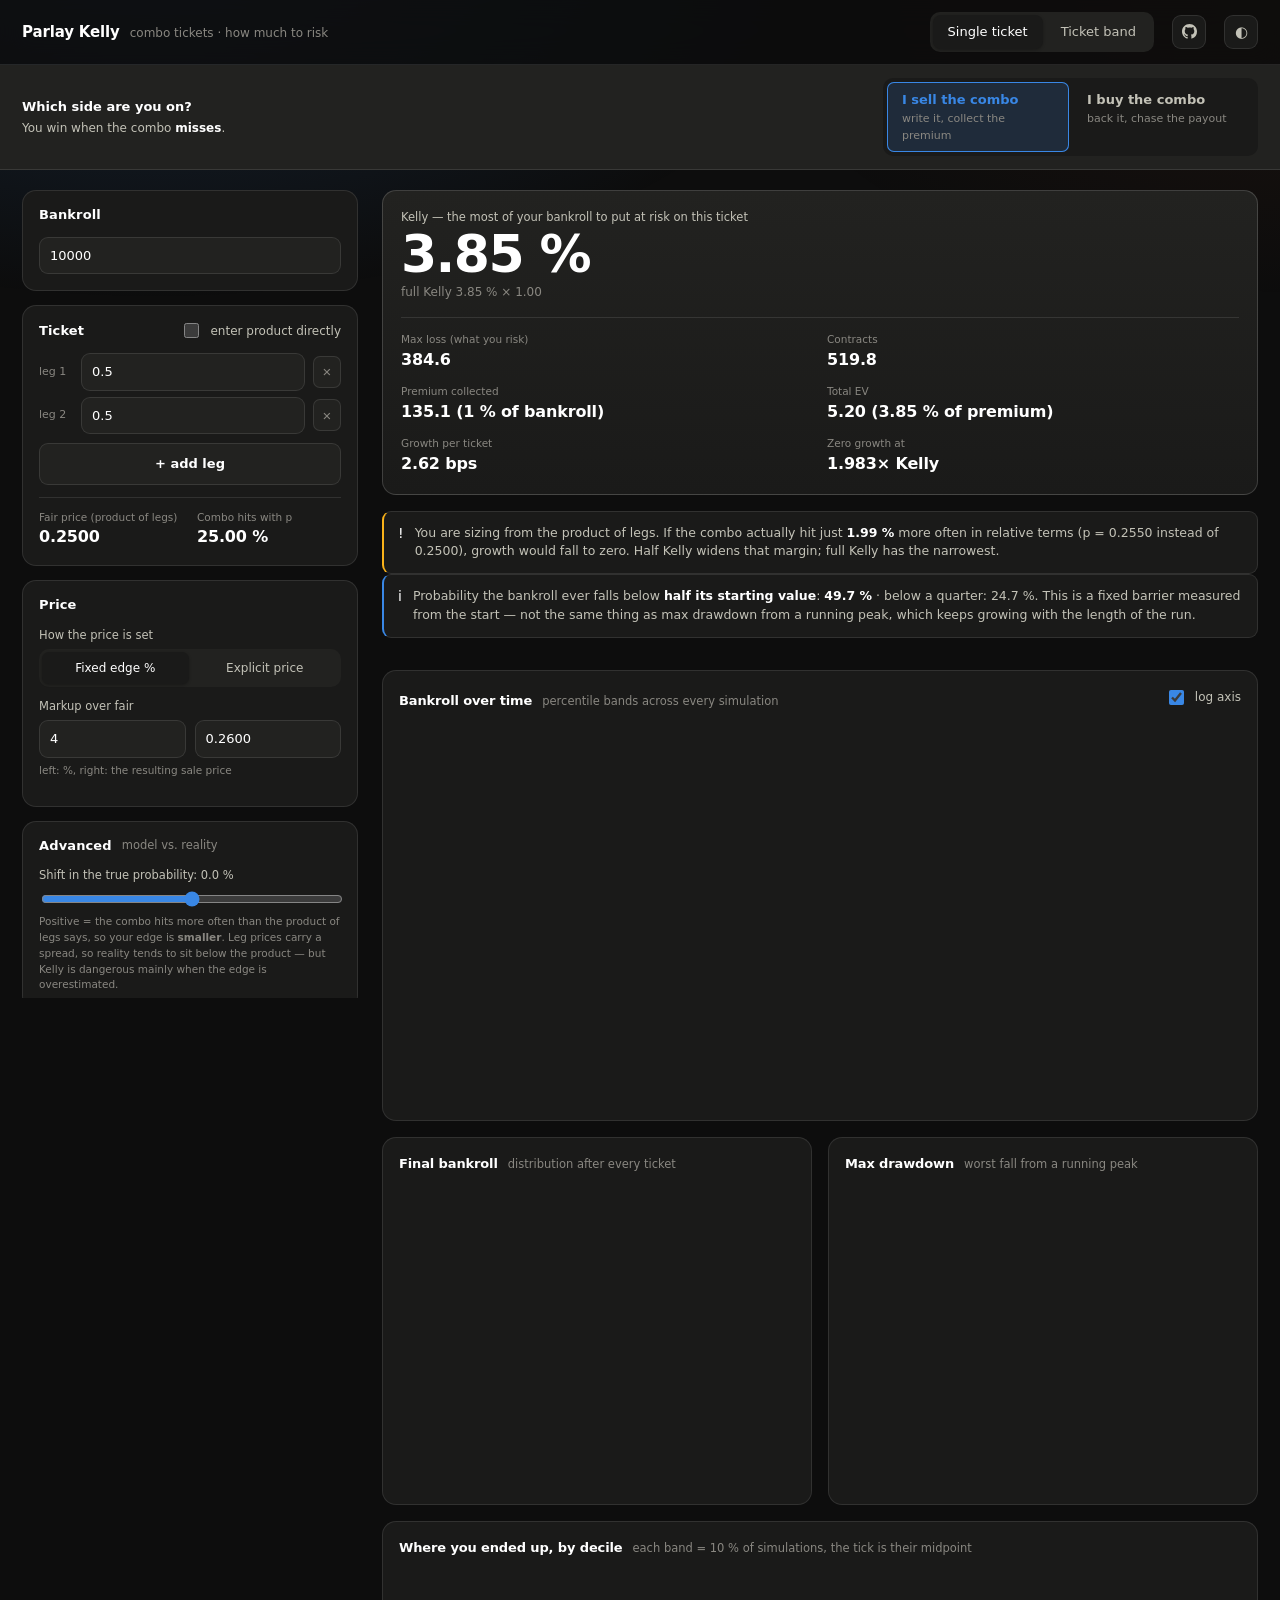
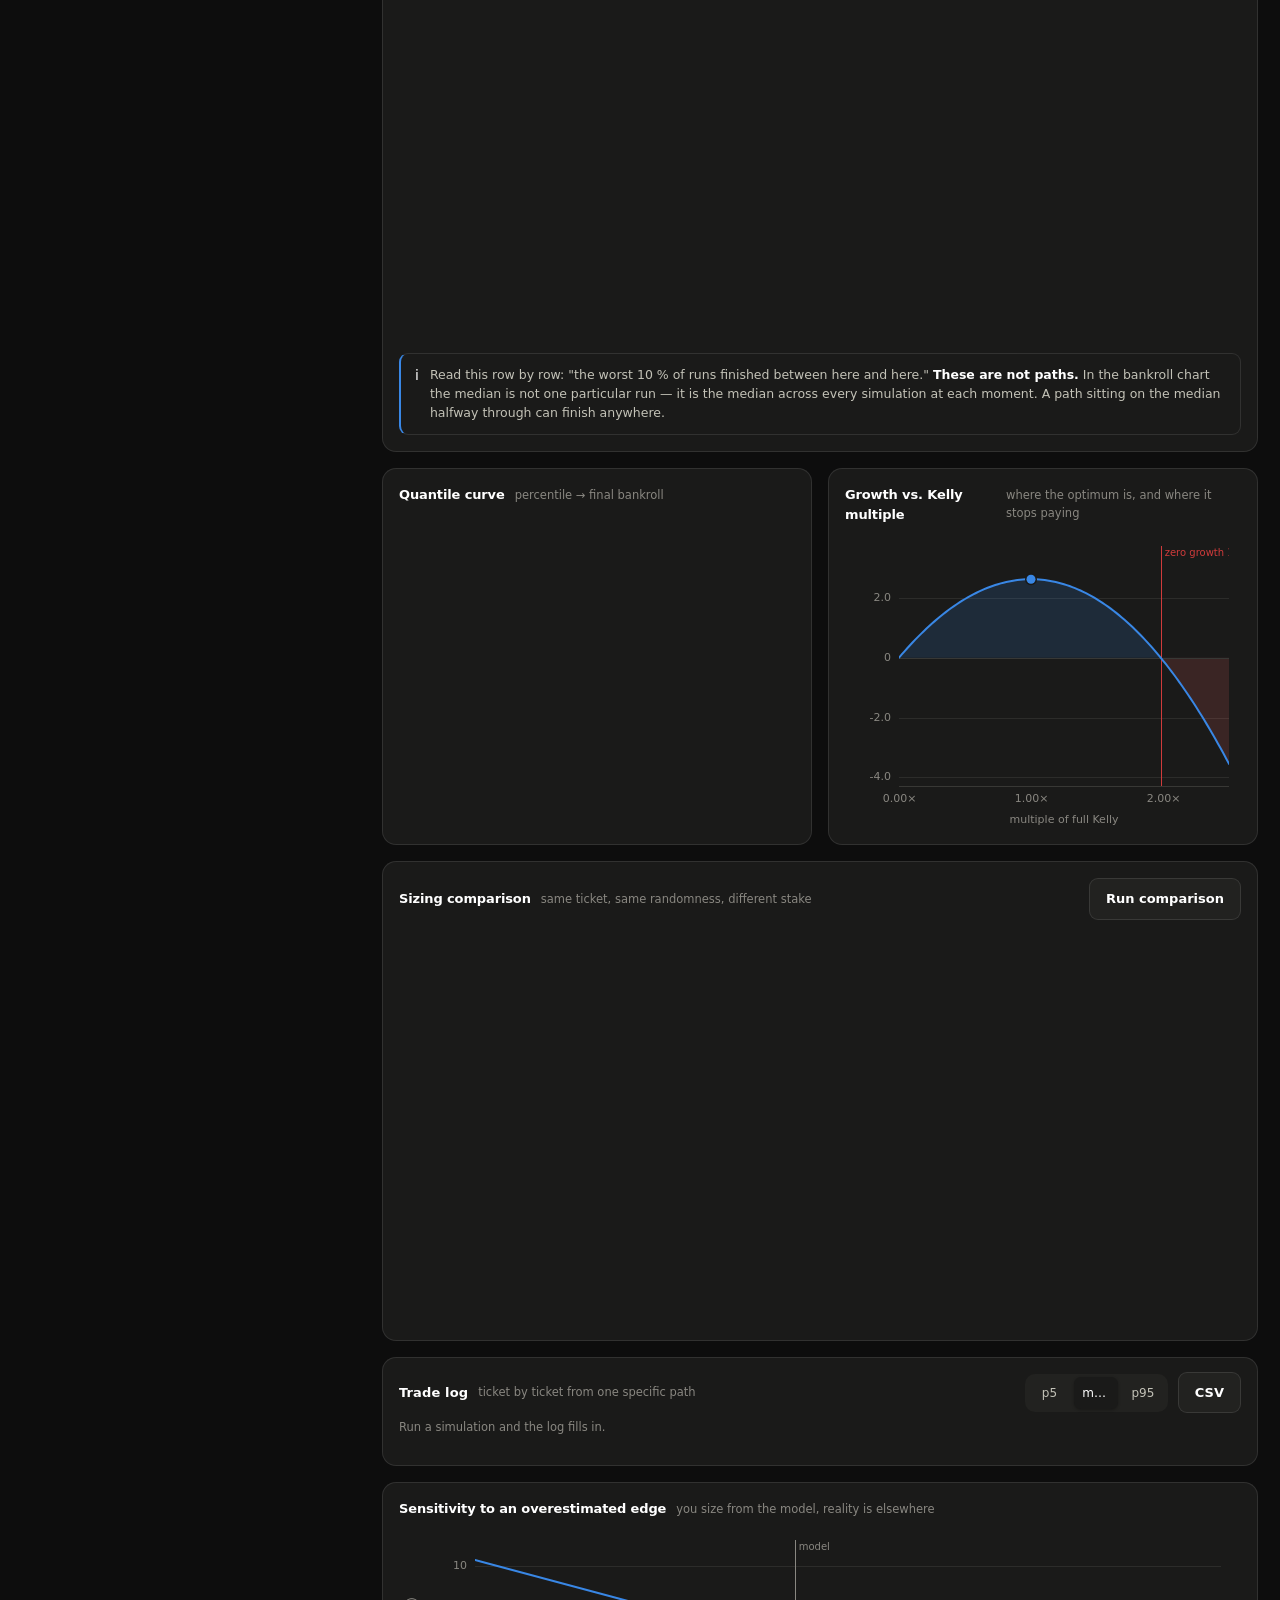
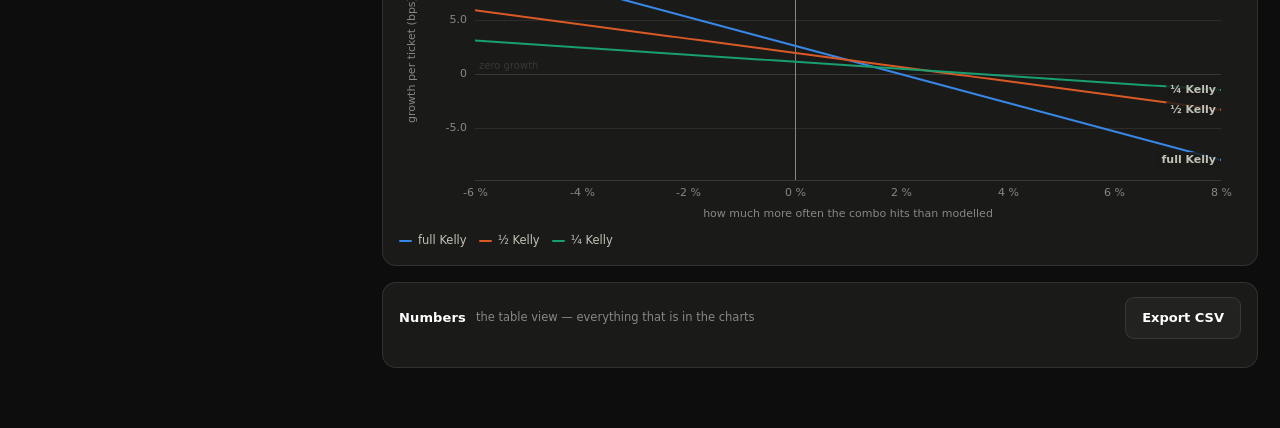
<file: docs/index.html>
<!doctype html>
<html lang="en" data-theme="dark">
<head>
<meta charset="utf-8">
<meta name="viewport" content="width=device-width, initial-scale=1">
<title>Parlay Kelly — bet sizing for combo tickets, either side of the trade</title>
<meta name="theme-color" content="#0d0d0d">
<meta name="description" content="Kelly sizing and Monte Carlo simulation for combo/parlay tickets, from either side of the trade. Zero dependencies.">

<!-- Open Graph / Twitter. These live here rather than relying on the repository's
     social preview: GitHub has no API for that setting, so it can only ever be
     uploaded by hand, whereas these ship with every build. Absolute URLs are
     required — a scraper has no page context to resolve a relative path. -->
<meta property="og:type" content="website">
<meta property="og:site_name" content="Parlay Kelly">
<meta property="og:title" content="Parlay Kelly">
<meta property="og:description" content="How much of your bankroll to put on a combo ticket — whether you are buying it or writing it. Analytic Kelly plus Monte Carlo, zero dependencies.">
<meta property="og:url" content="https://frla18cz.github.io/parlay-kelly/">
<meta property="og:image" content="https://frla18cz.github.io/parlay-kelly/social-preview.jpg">
<meta property="og:image:type" content="image/jpeg">
<meta property="og:image:width" content="1280">
<meta property="og:image:height" content="640">
<meta property="og:image:alt" content="Parlay Kelly — the two Kelly formulas for selling and buying a combo ticket, which are not mirror images of each other.">
<meta name="twitter:card" content="summary_large_image">
<meta name="twitter:title" content="Parlay Kelly">
<meta name="twitter:description" content="How much of your bankroll to put on a combo ticket — whether you are buying it or writing it.">
<meta name="twitter:image" content="https://frla18cz.github.io/parlay-kelly/social-preview.jpg">
<style>
/* styles.css — the design system.
 *
 * The chart colours are a validated reference palette and must NOT be
 * changed: --surface-1 is the plotting surface the contrasts were verified
 * against. Depth comes from layout and motion, never from off-palette hues.
 */

/* ---- tokens: dark (the base) ----------------------------------------- */
:root {
  color-scheme: dark;

  --plane: #0d0d0d;
  --surface-1: #1a1a19;
  --surface-2: #222220;
  --surface-3: #2a2a27;

  --text-primary: #ffffff;
  --text-secondary: #c3c2b7;
  --text-muted: #898781;

  --gridline: #2c2c2a;
  --axis: #383835;
  --border: rgba(255, 255, 255, 0.10);
  --border-strong: rgba(255, 255, 255, 0.16);
  --crosshair: #898781;
  --spaghetti: #898781;

  /* categorical slots — dark steps, checked by the palette validator */
  --series-1: #3987e5;
  --series-2: #d95926;
  --series-3: #199e70;
  --series-4: #c98500;
  --series-5: #d55181;
  --series-7: #9085e9;
  --series-8: #e66767;

  /* diverging pair plus a neutral midpoint */
  --div-pos: #3987e5;
  --div-neg: #e66767;
  --div-mid: #383835;

  /* state colours — never used as a data series */
  --good: #0ca30c;
  --warning: #fab219;
  --serious: #ec835a;
  --critical: #d03b3b;

  --accent-glow: rgba(57, 135, 229, 0.20);
  --radius: 14px;
  --radius-sm: 9px;
  --font: system-ui, -apple-system, "Segoe UI", sans-serif;
}

/* ---- tokens: light --------------------------------------------------- */
:root[data-theme="light"] {
  color-scheme: light;

  --plane: #f9f9f7;
  --surface-1: #fcfcfb;
  --surface-2: #f3f2ef;
  --surface-3: #eae9e4;

  --text-primary: #0b0b0b;
  --text-secondary: #52514e;
  --text-muted: #898781;

  --gridline: #e1e0d9;
  --axis: #c3c2b7;
  --border: rgba(11, 11, 11, 0.10);
  --border-strong: rgba(11, 11, 11, 0.16);

  --series-1: #2a78d6;
  --series-2: #eb6834;
  --series-3: #1baf7a;
  --series-4: #eda100;
  --series-5: #e87ba4;
  --series-7: #4a3aa7;
  --series-8: #e34948;

  --div-pos: #2a78d6;
  --div-neg: #e34948;
  --div-mid: #f0efec;

  --good: #006300;
  --accent-glow: rgba(42, 120, 214, 0.14);
}

/* ---- base ------------------------------------------------------------ */
* { box-sizing: border-box; }

html, body {
  margin: 0;
  padding: 0;
  background: var(--plane);
  color: var(--text-primary);
  font-family: var(--font);
  font-size: 14px;
  line-height: 1.5;
  -webkit-font-smoothing: antialiased;
}

body::before {
  /* a slight warming of the background — depth without extra hues */
  content: "";
  position: fixed;
  inset: 0;
  pointer-events: none;
  background:
    radial-gradient(1100px 600px at 12% -10%, var(--accent-glow), transparent 65%),
    radial-gradient(900px 500px at 100% 0%, rgba(217, 89, 38, 0.07), transparent 60%);
  z-index: 0;
}

.app { position: relative; z-index: 1; }

h1, h2, h3 { margin: 0; font-weight: 600; letter-spacing: -0.01em; }
a { color: var(--series-1); }

/* ---- top bar --------------------------------------------------------- */
.topbar {
  position: sticky;
  top: 0;
  z-index: 40;
  display: flex;
  align-items: center;
  gap: 18px;
  padding: 12px 22px;
  background: color-mix(in srgb, var(--plane) 82%, transparent);
  backdrop-filter: blur(14px);
  border-bottom: 1px solid var(--border);
}

.brand { display: flex; align-items: baseline; gap: 10px; margin-right: auto; }
.brand h1 { font-size: 15px; }
.brand .sub { font-size: 12px; color: var(--text-muted); }

.tabs { display: flex; gap: 3px; padding: 3px; background: var(--surface-2); border-radius: 10px; }
.tab {
  appearance: none; border: 0; cursor: pointer;
  padding: 7px 15px; border-radius: 8px;
  background: transparent; color: var(--text-secondary);
  font: inherit; font-size: 13px; font-weight: 500;
  transition: background .15s, color .15s;
}
.tab:hover { color: var(--text-primary); }
.tab[aria-selected="true"] { background: var(--surface-1); color: var(--text-primary); box-shadow: 0 1px 3px rgba(0,0,0,.28); }

.icon-btn {
  appearance: none; cursor: pointer;
  width: 34px; height: 34px; border-radius: 9px;
  border: 1px solid var(--border);
  background: var(--surface-1); color: var(--text-secondary);
  font-size: 15px; line-height: 1;
  display: grid; place-items: center;
}
.icon-btn:hover { color: var(--text-primary); border-color: var(--border-strong); }
/* the same chip, but it is a link, so it must not inherit the anchor colour */
.repo-link { text-decoration: none; color: var(--text-secondary); }
.repo-link:hover { color: var(--text-primary); }

/* ---- perspective bar --------------------------------------------------
 *
 * The single most important control on the page: it decides whether every
 * number below is computed from the seller's seat or the buyer's. It gets a
 * full-width row of its own precisely so nobody can miss which side is live.
 */
.perspbar {
  display: flex;
  align-items: center;
  gap: 20px;
  flex-wrap: wrap;
  padding: 13px 22px;
  background: var(--surface-2);
  border-bottom: 1px solid var(--border);
}
.perspbar-lead { display: flex; flex-direction: column; gap: 3px; margin-right: auto; }
.perspbar-q { font-size: 13px; font-weight: 600; color: var(--text-primary); }
.perspbar-note { font-size: 12px; color: var(--text-secondary); }
.perspbar-note strong { color: var(--text-primary); }

.seg.persp { padding: 4px; background: var(--surface-1); }
.seg.persp button {
  display: flex; flex-direction: column; gap: 2px;
  align-items: flex-start; text-align: left;
  padding: 8px 15px; min-width: 178px;
  white-space: normal; overflow: visible;
}
.seg.persp button[aria-pressed="true"] {
  background: color-mix(in srgb, var(--series-1) 16%, var(--surface-1));
  box-shadow: inset 0 0 0 1px var(--series-1);
}
.seg.persp .pt { font-size: 13px; font-weight: 600; }
.seg.persp button[aria-pressed="true"] .pt { color: var(--series-1); }
.seg.persp .ps { font-size: 11px; color: var(--text-muted); font-weight: 400; }

/* ---- layout ---------------------------------------------------------- */
.view { display: none; }
.view.active { display: block; }

.layout {
  display: grid;
  grid-template-columns: 340px minmax(0, 1fr);
  gap: 20px;
  padding: 20px 22px 60px;
  max-width: 1760px;
  margin: 0 auto;
  align-items: start;
}
@media (max-width: 1080px) { .layout { grid-template-columns: 1fr; } }

.panel {
  position: sticky;
  top: 70px;
  display: flex;
  flex-direction: column;
  gap: 14px;
  max-height: calc(100vh - 92px);
  overflow-y: auto;
  padding-right: 4px;
}
@media (max-width: 1080px) { .panel { position: static; max-height: none; } }

.results { display: flex; flex-direction: column; gap: 16px; min-width: 0; }

/* ---- cards ----------------------------------------------------------- */
.card {
  background: var(--surface-1);
  border: 1px solid var(--border);
  border-radius: var(--radius);
  padding: 16px;
}
.card > header {
  display: flex; align-items: center; gap: 10px;
  margin: -2px 0 12px;
}
.card > header h3 { font-size: 13px; letter-spacing: .01em; }
.card > header .hint { font-size: 11.5px; color: var(--text-muted); font-weight: 400; }
.card > header .spacer { margin-left: auto; }

.card-sub { font-size: 11.5px; color: var(--text-muted); margin: -6px 0 12px; }

/* ---- forms ----------------------------------------------------------- */
.field { display: flex; flex-direction: column; gap: 5px; margin-bottom: 11px; }
.field:last-child { margin-bottom: 0; }
.field > label { font-size: 11.5px; color: var(--text-secondary); font-weight: 500; }
.field .note { font-size: 10.5px; color: var(--text-muted); }

.row { display: flex; gap: 9px; }
.row > * { flex: 1; min-width: 0; }

input[type="number"], input[type="text"], select {
  width: 100%;
  padding: 8px 10px;
  border-radius: var(--radius-sm);
  border: 1px solid var(--border);
  background: var(--surface-2);
  color: var(--text-primary);
  font: inherit; font-size: 13px;
  font-variant-numeric: tabular-nums;
}
input:focus, select:focus {
  outline: none;
  border-color: var(--series-1);
  box-shadow: 0 0 0 3px var(--accent-glow);
}
input[type="range"] { width: 100%; accent-color: var(--series-1); }

.seg { display: flex; gap: 3px; padding: 3px; background: var(--surface-2); border-radius: 10px; }
.seg button {
  flex: 1; appearance: none; border: 0; cursor: pointer;
  padding: 7px 8px; border-radius: 7px;
  background: transparent; color: var(--text-secondary);
  font: inherit; font-size: 12px; font-weight: 500;
  white-space: nowrap; overflow: hidden; text-overflow: ellipsis;
}
.seg button[aria-pressed="true"] { background: var(--surface-1); color: var(--text-primary); box-shadow: 0 1px 3px rgba(0,0,0,.3); }
.seg.vertical { flex-direction: column; }
.seg.vertical button { text-align: left; }

.check { display: flex; align-items: center; gap: 8px; font-size: 12px; color: var(--text-secondary); cursor: pointer; }
.check input { accent-color: var(--series-1); width: 15px; height: 15px; }

.btn {
  appearance: none; cursor: pointer;
  padding: 10px 16px; border-radius: var(--radius-sm);
  border: 1px solid transparent;
  background: var(--series-1); color: #fff;
  font: inherit; font-size: 13px; font-weight: 600;
  transition: filter .15s;
}
.btn:hover { filter: brightness(1.08); }
.btn:disabled { opacity: .5; cursor: default; filter: none; }
.btn.secondary { background: var(--surface-2); color: var(--text-primary); border-color: var(--border); }

/* ---- legs ------------------------------------------------------------ */
.legs { display: flex; flex-direction: column; gap: 6px; }
.leg { display: flex; align-items: center; gap: 8px; }
.leg .idx { font-size: 11px; color: var(--text-muted); width: 34px; font-variant-numeric: tabular-nums; }
.leg input { flex: 1; }
.leg button {
  appearance: none; cursor: pointer; width: 28px; height: 32px;
  border-radius: 7px; border: 1px solid var(--border);
  background: var(--surface-2); color: var(--text-muted); font-size: 15px; line-height: 1;
}
.leg button:hover { color: var(--critical); border-color: var(--border-strong); }

/* ---- quote / hero ---------------------------------------------------- */
.quote {
  background: linear-gradient(180deg, var(--surface-2), var(--surface-1));
  border: 1px solid var(--border-strong);
  border-radius: var(--radius);
  padding: 18px;
}
.hero-label { font-size: 11.5px; color: var(--text-secondary); text-transform: none; }
.hero {
  font-size: 52px; font-weight: 650; line-height: 1.02;
  letter-spacing: -0.03em; margin: 2px 0 2px;
  /* proportional figures — tabular reads too loose at this size */
}
.hero-note { font-size: 12px; color: var(--text-muted); }

.quote-grid {
  display: grid; grid-template-columns: 1fr 1fr; gap: 12px 14px;
  margin-top: 16px; padding-top: 14px; border-top: 1px solid var(--border);
}
.qi .k { font-size: 10.5px; color: var(--text-muted); }
.qi .v { font-size: 16px; font-weight: 600; letter-spacing: -0.01em; }
.qi .v small { font-size: 11px; font-weight: 500; color: var(--text-muted); }

/* ---- KPI tiles ------------------------------------------------------- */
.kpis { display: grid; grid-template-columns: repeat(auto-fit, minmax(148px, 1fr)); gap: 10px; }
.kpi {
  background: var(--surface-1); border: 1px solid var(--border);
  border-radius: var(--radius-sm); padding: 12px 13px;
}
.kpi .k { font-size: 10.5px; color: var(--text-muted); margin-bottom: 3px; }
.kpi .v { font-size: 21px; font-weight: 620; letter-spacing: -0.02em; }
.kpi .d { font-size: 11px; color: var(--text-muted); margin-top: 1px; }
.kpi .v.pos { color: var(--good); }
.kpi .v.neg { color: var(--critical); }

/* ---- charts ---------------------------------------------------------- */
.chart-card { background: var(--surface-1); border: 1px solid var(--border); border-radius: var(--radius); padding: 16px; }
.chart-card > header { display: flex; align-items: baseline; gap: 10px; margin-bottom: 4px; }
.chart-card > header h3 { font-size: 13px; }
.chart-card > header .hint { font-size: 11.5px; color: var(--text-muted); }
.chart-card > header .spacer { margin-left: auto; }

.chart { position: relative; width: 100%; height: 300px; }
.chart.tall { height: 380px; }
.chart.short { height: 230px; }
.chart-canvas { display: block; width: 100%; height: 100%; }

.chart-tip {
  position: absolute; pointer-events: none; z-index: 5;
  background: var(--surface-3);
  border: 1px solid var(--border-strong);
  border-radius: 9px; padding: 8px 10px;
  box-shadow: 0 8px 24px rgba(0, 0, 0, .4);
  min-width: 132px;
}
.tip-head { font-size: 10.5px; color: var(--text-muted); margin-bottom: 5px; }
.tip-row { display: flex; align-items: center; gap: 7px; line-height: 1.6; }
.tip-key { width: 11px; height: 2px; border-radius: 2px; flex: none; }
.tip-val { font-size: 12.5px; font-weight: 650; font-variant-numeric: tabular-nums; }
.tip-lab { font-size: 11px; color: var(--text-muted); margin-left: auto; }

.legend { display: flex; flex-wrap: wrap; gap: 12px; margin-top: 10px; }
.legend-item { display: flex; align-items: center; gap: 6px; font-size: 11.5px; color: var(--text-secondary); }
.legend-key { width: 13px; height: 2px; border-radius: 2px; }
.legend-key.box { height: 10px; border-radius: 3px; }

/* min() matters here — without it a 400px footprint would not shrink on a
   narrow phone and the whole page would scroll sideways */
.grid-2 { display: grid; grid-template-columns: repeat(auto-fit, minmax(min(400px, 100%), 1fr)); gap: 16px; }

/* ---- callout ---------------------------------------------------------- */
.callout {
  display: flex; gap: 11px;
  border: 1px solid var(--border);
  border-left: 2px solid var(--series-1);
  background: var(--surface-1);
  border-radius: var(--radius-sm);
  padding: 12px 14px;
}
.callout .ico { font-size: 14px; line-height: 1.4; }
.callout .body { font-size: 12.5px; color: var(--text-secondary); }
.callout .body strong { color: var(--text-primary); font-weight: 600; }
.callout.warn { border-left-color: var(--warning); }
.callout.bad { border-left-color: var(--critical); }

/* ---- tables ---------------------------------------------------------- */
.tablewrap { overflow-x: auto; margin-top: 10px; }
/* the log can run to hundreds of rows — do not let it stretch the page */
.logwrap { max-height: 460px; overflow-y: auto; }
.logwrap thead th { position: sticky; top: 0; background: var(--surface-1); z-index: 1; }
tbody tr.win td:first-child { box-shadow: inset 2px 0 0 var(--good); }
tbody tr.loss td:first-child { box-shadow: inset 2px 0 0 var(--critical); }
td.pos { color: var(--good); }
td.neg { color: var(--critical); }
table { border-collapse: collapse; width: 100%; font-size: 12px; }
th, td { padding: 6px 10px; text-align: right; white-space: nowrap; }
th:first-child, td:first-child { text-align: left; }
thead th { color: var(--text-muted); font-weight: 500; font-size: 10.5px; border-bottom: 1px solid var(--border); }
tbody td { font-variant-numeric: tabular-nums; border-bottom: 1px solid var(--gridline); }
tbody tr:last-child td { border-bottom: 0; }

/* ---- progress --------------------------------------------------------- */
.runbar { display: flex; align-items: center; gap: 12px; }
.progress { flex: 1; height: 4px; border-radius: 3px; background: var(--surface-3); overflow: hidden; }
.progress > i { display: block; height: 100%; width: 0; background: var(--series-1); transition: width .1s linear; }
.runstate { font-size: 11px; color: var(--text-muted); font-variant-numeric: tabular-nums; }

/* Results that belong to the other side of the trade: dimmed and desaturated
   until re-run, so stale numbers are never mistaken for current ones. */
.results.stale { opacity: .38; filter: saturate(.4); transition: opacity .2s, filter .2s; }

/* while recomputing, dim the previous drawing — no skeleton, no jump */
.results.busy .chart-card, .results.busy .kpis { opacity: .55; transition: opacity .12s; }

/* ---- mobile ---------------------------------------------------------- */
/* Without this the header breaks into four lines on a phone and the buttons
   in card headers overflow off the page. */
@media (max-width: 720px) {
  .topbar { padding: 9px 13px; gap: 10px; }
  .brand { gap: 0; }
  .brand h1 { font-size: 14px; white-space: nowrap; }
  .brand .sub { display: none; }
  .tab { padding: 7px 11px; font-size: 12.5px; }
  .icon-btn { width: 32px; height: 32px; }

  .layout { padding: 14px 13px 48px; gap: 14px; }
  .card, .chart-card, .quote { padding: 13px; }

  /* the card header wraps, controls move to a second line */
  .card > header, .chart-card > header { flex-wrap: wrap; row-gap: 9px; }
  .card > header .spacer, .chart-card > header .spacer { flex-basis: 100%; margin-left: 0; }

  .chart { height: 250px; }
  .chart.tall { height: 300px; }
  .chart.short { height: 200px; }

  .hero { font-size: 38px; }
  .quote-grid { grid-template-columns: 1fr; gap: 10px; }
  .kpis { grid-template-columns: repeat(auto-fit, minmax(132px, 1fr)); gap: 8px; }
  .logwrap { max-height: 340px; }
}

.tab { white-space: nowrap; }

.muted { color: var(--text-muted); }
.mono { font-variant-numeric: tabular-nums; }
.hidden { display: none !important; }

</style>
</head>
<body>
<script>
/* The theme is driven by an attribute that is always present, never a bare
 * :root — a host page can rewrite <html> and leave the document unstamped.
 * Dark is the deliberate default; the toggle in the bar flips it. */
(function () {
  var r = document.documentElement;
  if (!r.dataset.theme) r.dataset.theme = 'dark';
})();
</script>
<div class="app">

  <div class="topbar">
    <div class="brand">
      <h1>Parlay Kelly</h1>
      <span class="sub">combo tickets · how much to risk</span>
    </div>
    <div class="tabs" role="tablist">
      <button class="tab" role="tab" id="tab-quote" aria-selected="true" data-view="quote">Single ticket</button>
      <button class="tab" role="tab" id="tab-range" aria-selected="false" data-view="range">Ticket band</button>
    </div>
    <a class="icon-btn repo-link" href="https://github.com/frla18cz/parlay-kelly"
       title="Source on GitHub" aria-label="Source on GitHub" target="_blank" rel="noopener">
      <svg viewBox="0 0 16 16" width="15" height="15" aria-hidden="true" focusable="false">
        <path fill="currentColor" d="M8 0C3.58 0 0 3.58 0 8c0 3.54 2.29 6.53 5.47 7.59.4.07.55-.17.55-.38
        0-.19-.01-.82-.01-1.49-2.01.37-2.53-.49-2.69-.94-.09-.23-.48-.94-.82-1.13-.28-.15-.68-.52-.01-.53.63-.01
        1.08.58 1.23.82.72 1.21 1.87.87 2.33.66.07-.52.28-.87.51-1.07-1.78-.2-3.64-.89-3.64-3.95
        0-.87.31-1.59.82-2.15-.08-.2-.36-1.02.08-2.12 0 0 .67-.21 2.2.82a7.42 7.42 0 0 1 2-.27c.68 0
        1.36.09 2 .27 1.53-1.04 2.2-.82 2.2-.82.44 1.1.16 1.92.08 2.12.51.56.82 1.27.82 2.15 0 3.07-1.87
        3.75-3.65 3.95.29.25.54.73.54 1.48 0 1.07-.01 1.93-.01 2.2 0 .21.15.46.55.38A8.01 8.01 0 0 0 16 8c0-4.42-3.58-8-8-8Z"/>
      </svg>
    </a>
    <button class="icon-btn" id="themeToggle" title="Toggle theme" aria-label="Toggle theme">◐</button>
  </div>

  <!-- ══════════════════ PERSPECTIVE — governs both tabs ══════════════════ -->
  <div class="perspbar">
    <div class="perspbar-lead">
      <span class="perspbar-q">Which side are you on?</span>
      <span class="perspbar-note" id="perspNote">You win when the combo <strong>misses</strong>.</span>
    </div>
    <div class="seg persp" id="perspective" role="group" aria-label="Which side of the ticket you take">
      <button data-v="sell" aria-pressed="true">
        <span class="pt">I sell the combo</span>
        <span class="ps">write it, collect the premium</span>
      </button>
      <button data-v="buy" aria-pressed="false">
        <span class="pt">I buy the combo</span>
        <span class="ps">back it, chase the payout</span>
      </button>
    </div>
  </div>

  <!-- ══════════════════════════ SECTION 1 ══════════════════════════ -->
  <section class="view active" id="view-quote">
  <div class="layout">

    <div class="panel">

      <div class="card">
        <header><h3>Bankroll</h3></header>
        <div class="field">
          <input type="number" id="q_bankroll" value="10000" min="1" step="100">
        </div>
      </div>

      <div class="card">
        <header>
          <h3>Ticket</h3>
          <span class="spacer"></span>
          <label class="check"><input type="checkbox" id="q_manualProduct"> enter product directly</label>
        </header>

        <div id="q_legsWrap">
          <div class="legs" id="q_legs"></div>
          <div class="field" style="margin-top:9px">
            <button class="btn secondary" id="q_addLeg" type="button">+ add leg</button>
          </div>
        </div>

        <div class="field hidden" id="q_productWrap">
          <label>Product of leg prices</label>
          <input type="number" id="q_product" value="0.25" min="0.0001" max="0.9999" step="0.001">
        </div>

        <div class="quote-grid" style="margin-top:12px;padding-top:12px">
          <div class="qi"><div class="k">Fair price (product of legs)</div><div class="v mono" id="q_productOut">0.2500</div></div>
          <div class="qi"><div class="k">Combo hits with p</div><div class="v mono" id="q_pOut">25.00 %</div></div>
        </div>
      </div>

      <div class="card">
        <header><h3>Price</h3></header>

        <div class="field">
          <label>How the price is set</label>
          <div class="seg" id="q_priceMode">
            <button data-v="markup" aria-pressed="true">Fixed edge %</button>
            <button data-v="explicit" aria-pressed="false">Explicit price</button>
          </div>
        </div>

        <div class="field" id="q_markupField">
          <label id="q_markupLabel">Markup over fair</label>
          <div class="row">
            <input type="number" id="q_markup" value="4" min="0" max="500" step="0.1">
            <input type="number" id="q_priceShow" value="0.2600" step="0.0001" disabled>
          </div>
          <div class="note" id="q_markupNote">left: %, right: the resulting sale price</div>
        </div>

        <div class="field hidden" id="q_priceField">
          <label id="q_priceLabel">Sale price (what you sell it at)</label>
          <div class="row">
            <input type="number" id="q_price" value="0.26" min="0.0001" max="0.9999" step="0.001">
            <input type="number" id="q_markupShow" value="4.00" step="0.01" disabled>
          </div>
          <div class="note" id="q_priceNote">right: the implied edge in %</div>
        </div>
      </div>

      <div class="card">
        <header><h3>Advanced</h3><span class="hint">model vs. reality</span></header>
        <div class="field">
          <label>Shift in the true probability: <span class="mono" id="q_haircutOut">0.0 %</span></label>
          <input type="range" id="q_haircut" min="-30" max="30" value="0" step="0.5">
          <div class="note" id="q_haircutNote">Positive = the combo hits more often than the product of legs says. Leg prices carry a spread, so reality tends to sit below the product — but Kelly is dangerous mainly when the edge is <strong>overestimated</strong>.</div>
        </div>
      </div>

      <div class="card">
        <header><h3>Sizing</h3></header>
        <div class="field">
          <div class="seg vertical" id="q_sizing">
            <button data-v="kelly" aria-pressed="true">Kelly (fraction of bankroll at risk)</button>
            <button data-v="flatPct" aria-pressed="false">Flat % of starting bankroll</button>
            <button data-v="flatAbs" aria-pressed="false">Flat amount</button>
          </div>
        </div>
        <div class="field" id="q_multField">
          <label>Kelly multiple: <span class="mono" id="q_multOut">1.00×</span></label>
          <input type="range" id="q_mult" min="0" max="2" value="1" step="0.05">
          <div class="note">Past roughly 2×, growth falls to zero even when the edge is real.</div>
        </div>
        <div class="field hidden" id="q_flatPctField">
          <label>Risk per ticket (% of starting bankroll)</label>
          <input type="number" id="q_flatPct" value="2" min="0.01" max="100" step="0.1">
        </div>
        <div class="field hidden" id="q_flatAbsField">
          <label>Risk per ticket (amount)</label>
          <input type="number" id="q_flatAbs" value="200" min="1" step="10">
        </div>
        <div class="field">
          <label>Cap on risk per ticket (% of bankroll)</label>
          <input type="number" id="q_cap" value="100" min="0.1" max="100" step="0.5">
        </div>
        <label class="check"><input type="checkbox" id="q_round"> round to whole contracts</label>
      </div>

      <div class="card">
        <header><h3>Simulation</h3></header>
        <div class="row">
          <div class="field"><label>Tickets per path</label><input type="number" id="q_tickets" value="100" min="1" max="5000" step="10"></div>
          <div class="field"><label>Simulations</label><input type="number" id="q_sims" value="20000" min="200" max="200000" step="1000"></div>
        </div>
        <div class="row">
          <div class="field"><label>Seed</label><input type="number" id="q_seed" min="0" step="1"></div>
          <div class="field"><label>Ruin below (% of bankroll)</label><input type="number" id="q_ruin" value="1" min="0.0001" max="99" step="0.5"></div>
        </div>
        <label class="check"><input type="checkbox" id="q_seedLock"> lock the seed (otherwise a fresh one each run)</label>
        <div class="runbar" style="margin-top:12px">
          <button class="btn" id="q_run">Run simulation</button>
          <div class="progress"><i id="q_prog"></i></div>
        </div>
        <div class="runstate" id="q_state" style="margin-top:7px">ready</div>
      </div>

    </div>

    <div class="results" id="q_results">

      <div class="quote" id="q_quoteCard">
        <div class="hero-label">Kelly — the most of your bankroll to put at risk on this ticket</div>
        <div class="hero mono" id="q_heroF">3.85 %</div>
        <div class="hero-note" id="q_heroNote"></div>
        <div class="quote-grid">
          <div class="qi"><div class="k">Max loss (what you risk)</div><div class="v mono" id="q_maxLoss">—</div></div>
          <div class="qi"><div class="k">Contracts</div><div class="v mono" id="q_contracts">—</div></div>
          <div class="qi"><div class="k" id="q_premiumLabel">Premium collected</div><div class="v mono" id="q_premium">—</div></div>
          <div class="qi"><div class="k">Total EV</div><div class="v mono" id="q_ev">—</div></div>
          <div class="qi"><div class="k">Growth per ticket</div><div class="v mono" id="q_growth">—</div></div>
          <div class="qi"><div class="k">Zero growth at</div><div class="v mono" id="q_k0">—</div></div>
        </div>
      </div>

      <div id="q_callouts"></div>

      <div class="kpis" id="q_kpis"></div>

      <div class="chart-card">
        <header>
          <h3>Bankroll over time</h3>
          <span class="hint" id="q_fanHint">percentile bands across every simulation</span>
          <span class="spacer"></span>
          <label class="check"><input type="checkbox" id="q_log" checked> log axis</label>
        </header>
        <div class="chart tall" id="q_fan"></div>
        <div class="legend" id="q_fanLegend"></div>
      </div>

      <div class="grid-2">
        <div class="chart-card">
          <header><h3>Final bankroll</h3><span class="hint">distribution after every ticket</span></header>
          <div class="chart" id="q_hist"></div>
          <div class="legend" id="q_histLegend"></div>
        </div>
        <div class="chart-card">
          <header><h3>Max drawdown</h3><span class="hint">worst fall from a running peak</span></header>
          <div class="chart" id="q_dd"></div>
        </div>
      </div>

      <div class="chart-card">
        <header>
          <h3>Where you ended up, by decile</h3>
          <span class="hint">each band = 10 % of simulations, the tick is their midpoint</span>
        </header>
        <div class="chart tall" id="q_deciles"></div>
        <div class="callout" style="margin-top:12px">
          <span class="ico">i</span>
          <div class="body">
            Read this row by row: "the worst 10 % of runs finished between here and here."
            <strong>These are not paths.</strong> In the bankroll chart the median is not one
            particular run — it is the median across every simulation at each moment. A path
            sitting on the median halfway through can finish anywhere.
          </div>
        </div>
      </div>

      <div class="grid-2">
        <div class="chart-card">
          <header><h3>Quantile curve</h3><span class="hint">percentile → final bankroll</span></header>
          <div class="chart" id="q_quant"></div>
        </div>
        <div class="chart-card">
          <header><h3>Growth vs. Kelly multiple</h3><span class="hint">where the optimum is, and where it stops paying</span></header>
          <div class="chart" id="q_curve"></div>
        </div>
      </div>

      <div class="chart-card">
        <header>
          <h3>Sizing comparison</h3>
          <span class="hint">same ticket, same randomness, different stake</span>
          <span class="spacer"></span>
          <button class="btn secondary" id="q_cmpRun" type="button">Run comparison</button>
        </header>
        <div class="chart tall" id="q_cmp"></div>
        <div class="legend" id="q_cmpLegend"></div>
        <div class="tablewrap" id="q_cmpTable"></div>
      </div>

      <div class="card">
        <header>
          <h3>Trade log</h3>
          <span class="hint">ticket by ticket from one specific path</span>
          <span class="spacer"></span>
          <div class="seg" id="q_logPick">
            <button data-v="5" aria-pressed="false">p5</button>
            <button data-v="50" aria-pressed="true">median</button>
            <button data-v="95" aria-pressed="false">p95</button>
          </div>
          <button class="btn secondary" id="q_logCsv" type="button">CSV</button>
        </header>
        <div class="card-sub" id="q_logInfo">Run a simulation and the log fills in.</div>
        <div class="tablewrap logwrap" id="q_tradeLog"></div>
      </div>

      <div class="chart-card">
        <header><h3>Sensitivity to an overestimated edge</h3><span class="hint">you size from the model, reality is elsewhere</span></header>
        <div class="chart" id="q_sens"></div>
        <div class="legend" id="q_sensLegend"></div>
      </div>

      <div class="card">
        <header>
          <h3>Numbers</h3><span class="hint">the table view — everything that is in the charts</span>
          <span class="spacer"></span>
          <button class="btn secondary" id="q_csv" type="button">Export CSV</button>
        </header>
        <div class="tablewrap" id="q_table"></div>
      </div>

    </div>
  </div>
  </section>

  <!-- ══════════════════════════ SECTION 2 ══════════════════════════ -->
  <section class="view" id="view-range">
  <div class="layout">

    <div class="panel">

      <div class="card">
        <header><h3>Bankroll</h3></header>
        <div class="field"><input type="number" id="r_bankroll" value="10000" min="1" step="100"></div>
      </div>

      <div class="card">
        <header><h3>The band</h3></header>

        <div class="field">
          <label id="r_markupLabel">Your edge (markup over fair)</label>
          <input type="number" id="r_markup" value="4" min="0.1" max="200" step="0.1">
        </div>

        <div class="field">
          <label>Your win probability — lower edge: <span class="mono" id="r_qLoOut">0.50</span></label>
          <input type="range" id="r_qLo" min="0.02" max="0.98" value="0.5" step="0.01">
        </div>
        <div class="field">
          <label>Your win probability — upper edge: <span class="mono" id="r_qHiOut">0.90</span></label>
          <input type="range" id="r_qHi" min="0.02" max="0.98" value="0.9" step="0.01">
        </div>

        <div class="callout" style="margin:4px 0 11px">
          <span class="ico">↔</span>
          <div class="body">
            You take tickets where <strong>you</strong> win with probability
            <strong class="mono" id="r_mirrorQ">50–90 %</strong>.<br>
            That is a leg product of <strong class="mono" id="r_mirrorP">0.10–0.50</strong>,
            <span id="r_mirrorCLabel">sale price</span> <span class="mono" id="r_mirrorC">0.104–0.520</span>.
          </div>
        </div>

        <div class="field">
          <label>Distribution across the band</label>
          <div class="seg" id="r_dist">
            <button data-v="uniform" aria-pressed="true">Uniform</button>
            <button data-v="triangular" aria-pressed="false">Triangular</button>
          </div>
        </div>
        <div class="field hidden" id="r_modeField">
          <label>Peak: <span class="mono" id="r_distModeOut">0.50</span></label>
          <input type="range" id="r_distMode" min="0" max="1" value="0.5" step="0.05">
          <div class="note">0 = weight on balanced tickets, 1 = on long shots</div>
        </div>
      </div>

      <div class="card">
        <header><h3>Concurrency</h3><span class="hint">open at the same time</span></header>
        <div class="field">
          <label>Tickets running concurrently</label>
          <input type="number" id="r_concurrent" value="1" min="1" max="50" step="1">
        </div>
        <label class="check"><input type="checkbox" id="r_split"> tickets share legs — split Kelly between them</label>
        <div class="note" style="margin-top:6px">Independent tickets on different events each get full Kelly, and concurrency then does not matter. Splitting only makes sense when the tickets hang on the same legs.</div>
      </div>

      <div class="card">
        <header><h3>Advanced</h3></header>
        <div class="field">
          <label>Shift in the true probability: <span class="mono" id="r_haircutOut">0.0 %</span></label>
          <input type="range" id="r_haircut" min="-30" max="30" value="0" step="0.5">
        </div>
      </div>

      <div class="card">
        <header><h3>Sizing</h3></header>
        <div class="field">
          <div class="seg vertical" id="r_sizing">
            <button data-v="kelly" aria-pressed="true">Kelly (fraction of bankroll at risk)</button>
            <button data-v="flatPct" aria-pressed="false">Flat % of starting bankroll</button>
            <button data-v="flatAbs" aria-pressed="false">Flat amount</button>
          </div>
        </div>
        <div class="field" id="r_multField">
          <label>Kelly multiple: <span class="mono" id="r_multOut">1.00×</span></label>
          <input type="range" id="r_mult" min="0" max="2" value="1" step="0.05">
        </div>
        <div class="field hidden" id="r_flatPctField">
          <label>Risk per ticket (% of starting bankroll)</label>
          <input type="number" id="r_flatPct" value="2" min="0.01" max="100" step="0.1">
        </div>
        <div class="field hidden" id="r_flatAbsField">
          <label>Risk per ticket (amount)</label>
          <input type="number" id="r_flatAbs" value="200" min="1" step="10">
        </div>
        <div class="field">
          <label>Cap on risk per ticket (% of bankroll)</label>
          <input type="number" id="r_cap" value="100" min="0.1" max="100" step="0.5">
        </div>
      </div>

      <div class="card">
        <header><h3>Simulation</h3></header>
        <div class="row">
          <div class="field"><label>Tickets per path</label><input type="number" id="r_tickets" value="100" min="1" max="5000" step="10"></div>
          <div class="field"><label>Simulations</label><input type="number" id="r_sims" value="20000" min="200" max="200000" step="1000"></div>
        </div>
        <div class="row">
          <div class="field"><label>Seed</label><input type="number" id="r_seed" min="0" step="1"></div>
          <div class="field"><label>Ruin below (% of bankroll)</label><input type="number" id="r_ruin" value="1" min="0.0001" max="99" step="0.5"></div>
        </div>
        <label class="check"><input type="checkbox" id="r_seedLock"> lock the seed (otherwise a fresh one each run)</label>
        <div class="runbar" style="margin-top:12px">
          <button class="btn" id="r_run">Run simulation</button>
          <div class="progress"><i id="r_prog"></i></div>
        </div>
        <div class="runstate" id="r_state" style="margin-top:7px">ready</div>
      </div>

    </div>

    <div class="results" id="r_results">

      <div class="quote">
        <div class="hero-label" id="r_heroLabel">Kelly per ticket — constant across the whole band at a fixed edge</div>
        <div class="hero mono" id="r_heroF">3.85 %</div>
        <div class="hero-note" id="r_heroNote"></div>
        <div class="quote-grid">
          <div class="qi"><div class="k">Growth per ticket, balanced</div><div class="v mono" id="r_gBal">—</div></div>
          <div class="qi"><div class="k">Growth per ticket, long shots</div><div class="v mono" id="r_gFav">—</div></div>
          <div class="qi"><div class="k">Ratio</div><div class="v mono" id="r_gRatio">—</div></div>
          <div class="qi"><div class="k">Average across the band</div><div class="v mono" id="r_gAvg">—</div></div>
        </div>
      </div>

      <div id="r_callouts"></div>

      <div class="kpis" id="r_kpis"></div>

      <div class="chart-card">
        <header>
          <h3>Bankroll over time</h3>
          <span class="hint">tickets drawn at random from the band</span>
          <span class="spacer"></span>
          <label class="check"><input type="checkbox" id="r_log" checked> log axis</label>
        </header>
        <div class="chart tall" id="r_fan"></div>
        <div class="legend" id="r_fanLegend"></div>
      </div>

      <div class="grid-2">
        <div class="chart-card">
          <header><h3>Growth per ticket by your win probability</h3><span class="hint">same capital at risk, different return</span></header>
          <div class="chart" id="r_gcurve"></div>
        </div>
        <div class="chart-card">
          <header><h3 id="r_mcurveTitle">Edge needed for even growth</h3><span class="hint">what to charge so every ticket earns the same</span></header>
          <div class="chart" id="r_mcurve"></div>
        </div>
      </div>

      <div class="grid-2">
        <div class="chart-card">
          <header><h3>Final bankroll</h3><span class="hint">distribution after every ticket</span></header>
          <div class="chart" id="r_hist"></div>
          <div class="legend" id="r_histLegend"></div>
        </div>
        <div class="chart-card">
          <header><h3>Max drawdown</h3><span class="hint">worst fall from a running peak</span></header>
          <div class="chart" id="r_dd"></div>
        </div>
      </div>

      <div class="chart-card">
        <header>
          <h3>Where you ended up, by decile</h3>
          <span class="hint">each band = 10 % of simulations, the tick is their midpoint</span>
        </header>
        <div class="chart tall" id="r_deciles"></div>
      </div>

      <div class="chart-card">
        <header><h3>Quantile curve</h3><span class="hint">percentile → final bankroll</span></header>
        <div class="chart" id="r_quant"></div>
      </div>

      <div class="chart-card">
        <header>
          <h3>Sizing comparison</h3>
          <span class="hint">same band, same randomness, different stake</span>
          <span class="spacer"></span>
          <button class="btn secondary" id="r_cmpRun" type="button">Run comparison</button>
        </header>
        <div class="chart tall" id="r_cmp"></div>
        <div class="legend" id="r_cmpLegend"></div>
        <div class="tablewrap" id="r_cmpTable"></div>
      </div>

      <div class="card">
        <header>
          <h3>Trade log</h3>
          <span class="hint">ticket by ticket from one specific path</span>
          <span class="spacer"></span>
          <div class="seg" id="r_logPick">
            <button data-v="5" aria-pressed="false">p5</button>
            <button data-v="50" aria-pressed="true">median</button>
            <button data-v="95" aria-pressed="false">p95</button>
          </div>
          <button class="btn secondary" id="r_logCsv" type="button">CSV</button>
        </header>
        <div class="card-sub" id="r_logInfo">Run a simulation and the log fills in.</div>
        <div class="tablewrap logwrap" id="r_tradeLog"></div>
      </div>

      <div class="card">
        <header>
          <h3>Numbers</h3><span class="hint">the table view</span>
          <span class="spacer"></span>
          <button class="btn secondary" id="r_csv" type="button">Export CSV</button>
        </header>
        <div class="tablewrap" id="r_table"></div>
      </div>

    </div>
  </div>
  </section>

</div>

<script>
/* kelly.js — the analytical core.
 *
 * One combo (parlay) ticket, one contract, payout 1.00 if the combo hits.
 * Everything is expressed from *your* point of view, whichever side you take:
 *
 *   SELL (you write the combo, you are the counterparty)
 *       you collect  +c        with probability  q = 1 - p
 *       you pay      -(1 - c)  with probability  p
 *
 *   BUY (you back the combo, the usual punter position)
 *       you win      +(1 - c)  with probability  p
 *       you lose     -c        with probability  q = 1 - p
 *
 * where p is the probability the combo hits and c is the price of the
 * contract. The two sides are mirror images, so a single set of formulas
 * covers both once win/loss are named from your seat rather than the
 * market's.
 */
(function (global) {
  'use strict';

  var EPS = 1e-12;

  function clamp(x, lo, hi) {
    return x < lo ? lo : x > hi ? hi : x;
  }

  /* Product of the individual leg prices — the fair price of the combo,
   * assuming the legs are independent. */
  function askProduct(legs) {
    var prod = 1;
    for (var i = 0; i < legs.length; i++) {
      var a = Number(legs[i]);
      if (!isFinite(a) || a <= 0 || a >= 1) return NaN;
      prod *= a;
    }
    return legs.length ? prod : NaN;
  }

  /* Price implied by an edge over fair.
   *
   * A seller needs to be paid ABOVE fair, a buyer needs to pay BELOW it, so
   * the same positive `edge` moves the price in opposite directions. Both
   * sides therefore enter the same positive number and mean "my margin".
   */
  function priceFromEdge(p, edge, side) {
    return side === 'buy' ? p * (1 - edge) : p * (1 + edge);
  }

  /* Inverse of priceFromEdge: the edge implied by a price. */
  function edgeFromPrice(p, c, side) {
    if (!(p > EPS)) return NaN;
    return side === 'buy' ? 1 - c / p : c / p - 1;
  }

  /* Derived parameters of one ticket, from your seat.
   *
   *   p       true probability the combo hits
   *   c       price of one contract
   *   side    'sell' = you write the combo (default)
   *           'buy'  = you back the combo
   */
  function ticketParams(p, c, side) {
    var isSell = side !== 'buy';
    // Normalised to "what I win / what I lose". Buying flips both the
    // stake and the event you are rooting for.
    var winProb = isSell ? 1 - p : p;
    var risk = isSell ? 1 - c : c;         // lost per contract
    var gain = isSell ? c : 1 - c;         // won per contract
    var b = risk > EPS ? gain / risk : Infinity;
    var evPerContract = isSell ? c - p : p - c;

    return {
      side: isSell ? 'sell' : 'buy',
      p: p,
      q: 1 - p,
      price: c,
      winProb: winProb,
      lossProb: 1 - winProb,
      riskPerContract: risk,
      gainPerContract: gain,
      b: b,
      evPerContract: evPerContract,
      // Price at which EV is exactly zero.
      breakevenPrice: p,
      hasEdge: evPerContract > EPS
    };
  }

  /* Full Kelly = the fraction of BANKROLL AT RISK (max loss / bankroll).
   *
   *     f* = (b·winProb - lossProb) / b
   *
   * With an asymmetric payout this is the only unambiguous definition:
   * "fraction of stake" and "fraction of exposure" part ways once winning
   * and losing move different amounts of money.
   *
   * On the sell side it collapses to f* = (c - p)/c = EV/c.
   */
  function fullKelly(t) {
    if (!(t.b > 0) || !isFinite(t.b)) return 0;
    var f = (t.b * t.winProb - t.lossProb) / t.b;
    return clamp(f, 0, 1);
  }

  /* Expected log growth of the bankroll per ticket:
   *     g(f) = winProb·ln(1 + f·b) + lossProb·ln(1 - f)
   */
  function growthRate(t, f) {
    if (f <= 0) return 0;
    if (f >= 1) return -Infinity;
    var gainMult = 1 + f * t.b;
    var lossMult = 1 - f;
    if (gainMult <= 0 || lossMult <= 0) return -Infinity;
    return t.winProb * Math.log(gainMult) + t.lossProb * Math.log(lossMult);
  }

  /* Variance of the per-ticket log return — needed for drawdown. */
  function logVariance(t, f) {
    if (f <= 0 || f >= 1) return 0;
    var logWin = Math.log(1 + f * t.b);
    var logLoss = Math.log(1 - f);
    var g = t.winProb * logWin + t.lossProb * logLoss;
    return t.winProb * Math.pow(logWin - g, 2) + t.lossProb * Math.pow(logLoss - g, 2);
  }

  /* Probability the bankroll ever falls to a fraction `frac` of its STARTING
   * value.
   *
   * P ≈ frac^s, where s = 2g / var(log) — the classic fixed-barrier problem
   * (gambler's ruin via an exponential martingale). More general than the
   * textbook x^(2/k - 1), which only holds in the diffusion limit of a
   * symmetric bet.
   *
   * NOTE: this is NOT max drawdown from a running peak. That is a reflected
   * walk, and it grows roughly logarithmically with the horizon — it does
   * not converge to anything. The fixed barrier does converge (simulation:
   * 49.2 % against 49.8 % theory over 100k tickets); drawdown from a peak
   * does not (56 % → 87 % → 98 % over 1k/10k/100k tickets).
   */
  function drawdownProb(t, f, frac) {
    if (f <= 0 || frac <= 0 || frac >= 1) return 0;
    var g = growthRate(t, f);
    if (!(g > 0)) return 1;                 // without growth, any level is reached eventually
    var varLog = logVariance(t, f);
    if (varLog < 1e-15) return 0;
    return clamp(Math.pow(frac, 2 * g / varLog), 0, 1);
  }

  /* Analytical risk of ruin for a FLAT stake (comparison mode).
   *
   * Solves the characteristic equation of a random walk with steps +W, -L:
   *     winProb·r^W + lossProb·r^(-L) = 1,  root r ∈ (0,1)
   * Risk of ruin = r^(bankroll / bet).
   */
  function fixedRiskOfRuin(t, betSize, bankroll) {
    if (!t.hasEdge) return 1;
    if (betSize <= 0 || bankroll <= 0) return 1;
    var W = t.b, L = 1;
    var units = bankroll / betSize;
    function fn(r) {
      return t.winProb * Math.pow(r, W) + t.lossProb * Math.pow(r, -L) - 1;
    }
    var lo = 1e-10, hi = 1 - 1e-10;
    if (fn(lo) >= 0 && fn(hi) >= 0) return 0;
    for (var i = 0; i < 200; i++) {
      var mid = (lo + hi) / 2;
      if (fn(mid) > 0) lo = mid; else hi = mid;
      if (hi - lo < 1e-15) break;
    }
    return clamp(Math.pow((lo + hi) / 2, units), 0, 1);
  }

  /* The Kelly multiple at which growth falls exactly to zero.
   *
   * The familiar "2× Kelly = zero growth" holds EXACTLY only for a symmetric
   * bet (winProb = 0.5). With an asymmetric payout the point sits lower
   * (~1.977 at winProb = 0.9, 4 % edge), so it is found numerically rather
   * than hardcoded to 2.0.
   */
  function zeroGrowthMultiple(t) {
    var fStar = fullKelly(t);
    if (fStar <= EPS) return NaN;
    var lo = 1, hi = Math.min(1 / fStar * 0.999999, 1e6);
    if (growthRate(t, clamp(fStar * hi, 0, 0.999999)) > 0) return hi;
    for (var i = 0; i < 200; i++) {
      var mid = (lo + hi) / 2;
      if (growthRate(t, clamp(fStar * mid, 0, 0.999999)) > 0) lo = mid; else hi = mid;
    }
    return (lo + hi) / 2;
  }

  /* How far the edge can be overestimated before growth hits zero.
   *
   * You size from a model probability pModel, but reality is different. For a
   * seller the danger is the combo hitting MORE often than modelled; for a
   * buyer it is hitting LESS often. Returns the true p at which g = 0 and the
   * relative margin against the model (signed: negative means reality has to
   * fall for you to be hurt).
   */
  function edgeTolerance(pModel, c, side, kellyMult) {
    var t = ticketParams(pModel, c, side);
    var f = fullKelly(t) * kellyMult;
    if (f <= EPS) return { pBreak: NaN, relativeMargin: NaN };
    var isSell = t.side === 'sell';
    var lo = pModel;
    var hi = isSell ? Math.min(0.999999, c) : Math.max(1e-6, c);
    function gAt(pT) {
      // f stays fixed (you sized from the model); only reality moves.
      var tt = ticketParams(pT, c, side);
      return growthRate({ b: t.b, winProb: tt.winProb, lossProb: tt.lossProb }, f);
    }
    for (var i = 0; i < 200; i++) {
      var mid = (lo + hi) / 2;
      if (gAt(mid) > 0) lo = mid; else hi = mid;
    }
    var pBreak = (lo + hi) / 2;
    return { pBreak: pBreak, relativeMargin: pBreak / pModel - 1 };
  }

  /* The edge that brings this ticket's growth up to a reference value.
   *
   * Answers "how much margin do I need on a lopsided ticket for it to earn
   * as much as a balanced one". Returns the edge as a decimal (0.04 = 4 %),
   * in the same convention as priceFromEdge — a positive number meaning
   * "my margin", whichever side you are on.
   */
  function edgeForGrowth(p, gTarget, side) {
    var isSell = side !== 'buy';
    // A seller can mark up until the price approaches 1; a buyer can only
    // discount until the price approaches 0, i.e. edge approaches 1.
    var lo = 1e-6;
    var hi = isSell ? Math.min(5, 0.98 / p - 1) : 0.999999;
    if (hi <= lo) return NaN;
    function gAt(m) {
      var c = priceFromEdge(p, m, side);
      if (c <= 0 || c >= 1) return -Infinity;
      var t = ticketParams(p, c, side);
      return growthRate(t, fullKelly(t));
    }
    if (gAt(hi) < gTarget) return NaN;      // even an extreme edge cannot reach it
    for (var i = 0; i < 200; i++) {
      var mid = (lo + hi) / 2;
      if (gAt(mid) < gTarget) lo = mid; else hi = mid;
    }
    return (lo + hi) / 2;
  }

  /* Full analysis of a single ticket. */
  function analyseTicket(opts) {
    var p = opts.p;
    var c = opts.price;
    var side = opts.side || 'sell';
    var bankroll = opts.bankroll;
    var mult = opts.kellyMultiplier == null ? 1 : opts.kellyMultiplier;
    var cap = opts.capFraction == null ? null : opts.capFraction;

    var t = ticketParams(p, c, side);
    var fStar = fullKelly(t);
    var scaled = fStar * mult;
    var applied = Math.max(scaled, 0);
    var capHit = false;
    if (cap != null && applied > cap) { applied = cap; capHit = true; }

    var maxLoss = bankroll * applied;
    var contracts = t.riskPerContract > EPS ? maxLoss / t.riskPerContract : 0;
    if (opts.roundContracts) {
      contracts = Math.floor(contracts);
      maxLoss = contracts * t.riskPerContract;
      applied = bankroll > 0 ? maxLoss / bankroll : 0;
    }

    return {
      params: t,
      fullKellyFraction: fStar,
      scaledFraction: scaled,
      appliedFraction: applied,
      capHit: capHit,
      maxLoss: maxLoss,                                  // the most you can lose
      contracts: contracts,
      premium: contracts * t.gainPerContract,            // the most you can win
      evTotal: contracts * t.evPerContract,
      evPerContract: t.evPerContract,
      growthPerTicket: growthRate(t, applied),
      growthAtFullKelly: growthRate(t, fStar),
      zeroGrowthMultiple: zeroGrowthMultiple(t),
      dd50: drawdownProb(t, applied, 0.5),
      dd25: drawdownProb(t, applied, 0.25),
      breakevenPrice: t.breakevenPrice,
      hasEdge: t.hasEdge
    };
  }

  global.Kelly = {
    EPS: EPS,
    clamp: clamp,
    askProduct: askProduct,
    priceFromEdge: priceFromEdge,
    edgeFromPrice: edgeFromPrice,
    ticketParams: ticketParams,
    fullKelly: fullKelly,
    growthRate: growthRate,
    logVariance: logVariance,
    drawdownProb: drawdownProb,
    fixedRiskOfRuin: fixedRiskOfRuin,
    zeroGrowthMultiple: zeroGrowthMultiple,
    edgeTolerance: edgeTolerance,
    edgeForGrowth: edgeForGrowth,
    markupForGrowth: edgeForGrowth,   // legacy name
    analyseTicket: analyseTicket
  };
})(typeof self !== 'undefined' ? self : this);

</script>
<script>
/* sim.js — the Monte Carlo engine.
 *
 * Runs in batches on the main thread, yielding to the event loop between
 * them. A Web Worker is deliberately NOT used: the engine handles 100M steps
 * in a few seconds, and chunked execution behaves identically in the
 * single-file build, over file://, and inside a strict-CSP host where a blob
 * worker could fail outright.
 *
 * Memory is O(1) in the number of simulations. Rather than keeping every path
 * (100k × 1000 would be 800 MB) it keeps:
 *   - a log-grid histogram per checkpoint → percentile bands
 *   - exact arrays of final bankrolls and max drawdowns (N × 8 B)
 *   - up to 200 full sample paths for the spaghetti in the fan chart
 */
(function (global) {
  'use strict';

  var K = global.Kelly;

  var MAX_STORED_PATHS = 200;   // enough to read as texture, cheap to store
  var MAX_CHECKPOINTS = 121;    // the fan chart cannot resolve more than this
  var LOG_MIN = -9;             // log10(B/B0) — lower edge of the grid
  var LOG_MAX = 9;
  var NBINS = 2400;             // 0.0075 dex/bin → ~1.7 % relative accuracy
  var BINW = (LOG_MAX - LOG_MIN) / NBINS;
  var LOG10E = Math.LOG10E;

  /* mulberry32 — a fast seeded PRNG, fully reproducible. */
  function makeRng(seed) {
    var a = seed >>> 0;
    return function () {
      a = (a + 0x6D2B79F5) | 0;
      var t = Math.imul(a ^ (a >>> 15), 1 | a);
      t = (t + Math.imul(t ^ (t >>> 7), 61 | t)) ^ t;
      return ((t ^ (t >>> 14)) >>> 0) / 4294967296;
    };
  }

  /* Percentile of an already sorted array. */
  function percentileSorted(sorted, pct) {
    var n = sorted.length;
    if (!n) return 0;
    var idx = (pct / 100) * (n - 1);
    var lo = Math.floor(idx);
    var hi = Math.min(lo + 1, n - 1);
    var frac = idx - lo;
    return sorted[lo] * (1 - frac) + sorted[hi] * frac;
  }

  /* Percentile from one checkpoint's histogram, linearly interpolated inside
   * the bin. Returns a multiple of the starting bankroll. */
  function percentileFromHist(hist, offset, total, pct) {
    var target = (pct / 100) * total;
    var cum = 0;
    for (var i = 0; i < NBINS; i++) {
      var cnt = hist[offset + i];
      if (cnt === 0) continue;
      if (cum + cnt >= target) {
        var within = cnt > 0 ? (target - cum) / cnt : 0;
        var logv = LOG_MIN + (i + within) * BINW;
        return Math.pow(10, logv);
      }
      cum += cnt;
    }
    return Math.pow(10, LOG_MAX);
  }

  /* Evenly spaced checkpoints over 0..rounds, both ends included. */
  function buildCheckpoints(rounds) {
    var n = Math.min(rounds + 1, MAX_CHECKPOINTS);
    var cps = new Int32Array(n);
    for (var i = 0; i < n; i++) {
      cps[i] = n === 1 ? 0 : Math.round((i * rounds) / (n - 1));
    }
    return cps;
  }

  /* Inverse CDF of a triangular distribution on [lo,hi] peaking at `mode`. */
  function triangular(u, lo, hi, mode) {
    var span = hi - lo;
    if (span <= 0) return lo;
    var f = (mode - lo) / span;
    if (u < f) return lo + Math.sqrt(u * span * (mode - lo));
    return hi - Math.sqrt((1 - u) * span * (hi - mode));
  }

  /* Normalise the config and precompute whatever stays constant. */
  function prepare(cfg) {
    var side = cfg.side || 'sell';
    var isRange = cfg.mode === 'range';
    var concurrent = Math.max(1, Math.round(cfg.concurrent || 1));
    var rounds = Math.max(1, Math.ceil(cfg.tickets / concurrent));

    var fixed = null;
    if (!isRange) {
      // p_true may sit away from the model (the edge haircut).
      var pTrue = K.clamp(cfg.p * (1 + (cfg.probHaircut || 0)), 1e-9, 1 - 1e-9);
      var tModel = K.ticketParams(cfg.p, cfg.price, side);
      var tTrue = K.ticketParams(pTrue, cfg.price, side);
      fixed = {
        // sized from the model, resolved against reality
        fStar: K.fullKelly(tModel),
        b: tModel.b,
        risk: tModel.riskPerContract,
        winProb: tTrue.winProb,
        pModel: cfg.p,
        price: cfg.price
      };
    }

    return {
      side: side, isRange: isRange, concurrent: concurrent, rounds: rounds,
      fixed: fixed,
      checkpoints: buildCheckpoints(rounds),
      seed: (cfg.seed || 0) >>> 0,
      markup: cfg.markup || 0,
      qLo: cfg.qLo, qHi: cfg.qHi,
      dist: cfg.dist || 'uniform',
      distMode: cfg.distMode == null ? 0.5 : cfg.distMode,
      haircut: cfg.probHaircut || 0,
      B0: cfg.bankroll,
      sims: cfg.sims,
      sizing: cfg.sizing || { type: 'kelly', mult: 1 },
      cap: cfg.capFraction == null ? 1 : cfg.capFraction,
      round: !!cfg.roundContracts,
      // Default is NOT to split: independent tickets each get full Kelly.
      // Splitting encodes an assumption of perfect correlation (shared legs).
      splitConcurrent: cfg.concurrent > 1 && cfg.concurrentSplit === true,
      ruinLevel: cfg.bankroll * (cfg.ruinFraction == null ? 1e-6 : cfg.ruinFraction)
    };
  }

  /* Every simulation gets its own well-spread seed, so any single path can be
   * replayed on its own (see replay) without spinning through the ones
   * before it. */
  function mix32(z) {
    z = (z + 0x9E3779B9) | 0;
    z = Math.imul(z ^ (z >>> 16), 0x21f0aaad);
    z = Math.imul(z ^ (z >>> 15), 0x735a2d97);
    return (z ^ (z >>> 15)) >>> 0;
  }
  function simRng(seed, index) {
    return makeRng(mix32((seed ^ mix32(index + 1)) >>> 0));
  }

  /* One simulation. `acc` may be null (replay only) and `log` may be an
   * array, in which case every ticket is written into it. The betting logic
   * lives in exactly ONE place so the log cannot drift from the simulation. */
  function runSim(P, s, acc, log) {
    var cps = P.checkpoints, nCp = cps.length;
    var B0 = P.B0, ruinLevel = P.ruinLevel;
    var sizing = P.sizing, cap = P.cap;
    var isRange = P.isRange, conc = P.concurrent, isSell = P.side !== 'buy';
    var qSpan = P.qHi - P.qLo;
    var triMode = P.qLo + P.distMode * qSpan;
    var rng = simRng(P.seed, s);

    var B = B0, peak = B0, maxDD = 0, ruined = false;
    // fixed barriers measured from the STARTING bankroll — unlike drawdown
    // from a running peak, this quantity converges with the horizon
    var below50 = false, below25 = false;
    // Turnover = how much money changes hands in total. Without it two
    // settings cannot be compared honestly — a ticket at 0.9 turns over 130×
    // more than one at 0.1 for the same capital at risk.
    var turnover = 0;
    var storePath = acc && s < MAX_STORED_PATHS;
    var pathOff = s * nCp;
    var cpi = 0;
    var ticket = 0;

    if (cps[0] === 0) {
      if (acc) {
        acc.hist[0 * NBINS + binOf(1)]++;
        if (storePath) acc.paths[pathOff] = B0;
      }
      cpi = 1;
    }

    for (var r = 1; r <= P.rounds; r++) {
      if (!ruined) {
        var Bstart = B;
        var delta = 0;

        for (var k = 0; k < conc; k++) {
          var winProb, b, risk, fStar, pModel, c;

          if (isRange) {
            var u = rng();
            var q = P.dist === 'triangular'
              ? triangular(u, P.qLo, P.qHi, triMode)
              : P.qLo + u * qSpan;
            // The band is defined over YOUR win probability, so which
            // combo probability that implies depends on the side you take.
            // A seller wins when the combo misses, a buyer when it hits.
            pModel = isSell ? 1 - q : q;
            c = isSell ? pModel * (1 + P.markup) : pModel * (1 - P.markup);
            if (c >= 0.999999) c = 0.999999;
            if (c <= 0.000001) c = 0.000001;
            // Sized from the model. Note this is constant across the band
            // for a seller (m/(1+m)) but NOT for a buyer.
            fStar = isSell ? (c - pModel) / c : (pModel - c) / (1 - c);
            b = isSell ? c / (1 - c) : (1 - c) / c;
            risk = isSell ? 1 - c : c;
            var pTrue = pModel * (1 + P.haircut);  // reality may sit elsewhere
            if (pTrue > 0.999999) pTrue = 0.999999;
            winProb = isSell ? 1 - pTrue : pTrue;
          } else {
            fStar = P.fixed.fStar;
            b = P.fixed.b;
            risk = P.fixed.risk;
            winProb = P.fixed.winProb;
            pModel = P.fixed.pModel;
            c = P.fixed.price;
          }

          var f;
          if (sizing.type === 'flatPct') {
            f = (sizing.pct * B0) / Bstart;        // flat % of the STARTING bankroll
          } else if (sizing.type === 'flatAbs') {
            f = sizing.amount / Bstart;            // flat amount
          } else {
            f = fStar * sizing.mult;
          }
          if (P.splitConcurrent) f /= conc;
          if (f > cap) f = cap;
          if (f > 0.999999) f = 0.999999;

          ticket++;
          if (!(f > 0)) {
            if (log) log.push({ ticket: ticket, round: r, skipped: true, price: c, pModel: pModel, bankroll: B });
            continue;
          }

          var L = f * Bstart;
          var contracts = L / risk;
          if (P.round) {
            contracts = Math.floor(contracts);
            if (contracts < 1) {
              if (log) log.push({ ticket: ticket, round: r, skipped: true, price: c, pModel: pModel, bankroll: B });
              continue;
            }
            L = contracts * risk;
          }
          if (L > Bstart) { L = Bstart; contracts = L / risk; }

          var win = rng() < winProb;
          var pnl = win ? L * b : -L;
          delta += pnl;
          turnover += contracts * c;

          if (log) {
            log.push({
              ticket: ticket, round: r, skipped: false,
              pModel: pModel, winProb: winProb, price: c,
              fraction: f, liability: L, contracts: contracts,
              premium: contracts * (isSell ? c : 1 - c), win: win, pnl: pnl,
              bankroll: Bstart + delta
            });
          }
        }

        B = Bstart + delta;
        if (B > peak) peak = B;
        var dd = peak > 0 ? (peak - B) / peak : 0;
        if (dd > maxDD) maxDD = dd;
        if (B <= B0 * 0.5) below50 = true;
        if (B <= B0 * 0.25) below25 = true;
        if (B <= ruinLevel) { B = ruinLevel; ruined = true; }
      }

      if (acc) {
        while (cpi < nCp && cps[cpi] === r) {
          var mult = B / B0;
          var lg = Math.log(mult);
          acc.hist[cpi * NBINS + binOfLog(lg)]++;
          acc.bandSum[cpi] += mult;
          acc.logSumCp[cpi] += lg;         // for the geometric mean
          if (storePath) acc.paths[pathOff + cpi] = B;
          cpi++;
        }
      }
    }

    if (acc) {
      acc.finals[s] = B;
      acc.maxDD[s] = maxDD;
      acc.logSum += Math.log(B / B0);
      if (ruined) acc.ruined++;
      if (B < B0) acc.belowStart++;
      if (below50) acc.below50++;
      if (below25) acc.below25++;
      acc.turnoverSum += turnover;
    }
    return { final: B, maxDD: maxDD, ruined: ruined };
  }

  function runBatch(P, acc, from, to) {
    for (var s = from; s < to; s++) runSim(P, s, acc, null);
  }

  function binOfLog(lnMult) {
    var lg = lnMult * LOG10E;
    var i = Math.floor((lg - LOG_MIN) / BINW);
    return i < 0 ? 0 : i >= NBINS ? NBINS - 1 : i;
  }
  function binOf(mult) { return binOfLog(Math.log(mult)); }

  /* Runs the simulation in batches. onProgress(0..1) is optional.
   * Returns a Promise of the result. */
  function run(cfg, onProgress) {
    var P = prepare(cfg);
    var cps = P.checkpoints;
    var nCp = cps.length;
    var N = P.sims;

    var acc = {
      checkpoints: cps,
      hist: new Uint32Array(nCp * NBINS),
      bandSum: new Float64Array(nCp),
      logSumCp: new Float64Array(nCp),
      paths: new Float64Array(Math.min(N, MAX_STORED_PATHS) * nCp),
      finals: new Float64Array(N),
      maxDD: new Float64Array(N),
      logSum: 0, ruined: 0, belowStart: 0, below50: 0, below25: 0, turnoverSum: 0
    };

    // ~2M steps per batch, so one round lands around 30-60 ms
    var stepsPerSim = P.rounds * P.concurrent;
    var batch = Math.max(1, Math.min(N, Math.ceil(2e6 / Math.max(1, stepsPerSim))));

    return new Promise(function (resolve) {
      var done = 0;
      function step() {
        var to = Math.min(done + batch, N);
        runBatch(P, acc, done, to);
        done = to;
        if (onProgress) onProgress(done / N);
        if (done < N) {
          setTimeout(step, 0);
        } else {
          resolve(finalise(P, acc, cfg));
        }
      }
      setTimeout(step, 0);
    });
  }

  function finalise(P, acc, cfg) {
    var N = P.sims, nCp = acc.checkpoints.length, B0 = P.B0;

    var bands = {
      p5: new Float64Array(nCp), p25: new Float64Array(nCp),
      p50: new Float64Array(nCp), p75: new Float64Array(nCp),
      p95: new Float64Array(nCp), mean: new Float64Array(nCp),
      geo: new Float64Array(nCp)
    };
    for (var i = 0; i < nCp; i++) {
      var off = i * NBINS;
      bands.p5[i] = percentileFromHist(acc.hist, off, N, 5) * B0;
      bands.p25[i] = percentileFromHist(acc.hist, off, N, 25) * B0;
      bands.p50[i] = percentileFromHist(acc.hist, off, N, 50) * B0;
      bands.p75[i] = percentileFromHist(acc.hist, off, N, 75) * B0;
      bands.p95[i] = percentileFromHist(acc.hist, off, N, 95) * B0;
      bands.mean[i] = (acc.bandSum[i] / N) * B0;
      // geometric mean — smooth, and exactly what Kelly maximises
      bands.geo[i] = Math.exp(acc.logSumCp[i] / N) * B0;
    }
    // at t=0 every path sits at B0; the histogram rounds that, so pin it back
    if (acc.checkpoints[0] === 0) {
      bands.p5[0] = bands.p25[0] = bands.p50[0] = bands.p75[0] = bands.p95[0]
        = bands.mean[0] = bands.geo[0] = B0;
    }

    var finalsSorted = acc.finals.slice().sort(function (a, b) { return a - b; });
    var ddSorted = acc.maxDD.slice().sort(function (a, b) { return a - b; });

    var sum = 0;
    for (var j = 0; j < N; j++) sum += acc.finals[j];

    var nPaths = Math.min(N, MAX_STORED_PATHS);
    var paths = [];
    for (var s = 0; s < nPaths; s++) {
      paths.push(acc.paths.subarray(s * nCp, (s + 1) * nCp));
    }

    var totalTickets = P.rounds * P.concurrent;

    return {
      config: cfg,
      finalsRaw: acc.finals,          // unsorted, indexed by simulation number
      checkpoints: acc.checkpoints,
      rounds: P.rounds,
      concurrent: P.concurrent,
      totalTickets: totalTickets,
      bands: bands,
      samplePaths: paths,
      finals: finalsSorted,
      maxDrawdowns: ddSorted,
      stats: {
        medianFinal: percentileSorted(finalsSorted, 50),
        meanFinal: sum / N,
        p5: percentileSorted(finalsSorted, 5),
        p25: percentileSorted(finalsSorted, 25),
        p75: percentileSorted(finalsSorted, 75),
        p95: percentileSorted(finalsSorted, 95),
        worst: finalsSorted[0],
        best: finalsSorted[N - 1],
        pctRuined: acc.ruined / N,
        pctBelowStart: acc.belowStart / N,
        // fixed barrier from the starting bankroll — converges with horizon
        // mean turnover per path — how much money has to change hands for
        // that result to be reachable at all
        meanTurnover: acc.turnoverSum / N,
        pctEverBelow50: acc.below50 / N,
        pctEverBelow25: acc.below25 / N,
        maxDDMedian: percentileSorted(ddSorted, 50),
        maxDDp95: percentileSorted(ddSorted, 95),
        // MC estimate of E[log] per ticket — must converge to analytic g
        meanLogGrowthPerTicket: acc.logSum / N / totalTickets
      }
    };
  }

  /* Replays one specific simulation and returns the log of every ticket.
   * It calls the same function as the real run, so it cannot drift from it. */
  function replay(cfg, simIndex) {
    var P = prepare(cfg);
    var log = [];
    var res = runSim(P, simIndex, null, log);
    return { index: simIndex, log: log, final: res.final, maxDD: res.maxDD, ruined: res.ruined };
  }

  /* Index of the simulation whose result is closest to a given percentile.
   * `finalsRaw` is the unsorted array indexed by simulation number. */
  function indexAtPercentile(finalsRaw, sortedFinals, pct) {
    var target = percentileSorted(sortedFinals, pct);
    var best = 0, bestD = Infinity;
    for (var i = 0; i < finalsRaw.length; i++) {
      var d = Math.abs(finalsRaw[i] - target);
      if (d < bestD) { bestD = d; best = i; }
    }
    return best;
  }

  /* Quantile curve: the value at each percentile 0..100. Answers "where did I
   * end up in 50 % of cases" directly, without going through a histogram. */
  function quantileCurve(sorted, steps) {
    var n = steps || 101;
    var pcts = new Float64Array(n), vals = new Float64Array(n);
    for (var i = 0; i < n; i++) {
      pcts[i] = (i / (n - 1)) * 100;
      vals[i] = percentileSorted(sorted, pcts[i]);
    }
    return { pcts: pcts, values: vals };
  }

  /* Splits sorted results into `k` equal buckets and returns their bounds.
   * "In this ten-percent band you finished between X and Y." */
  function buckets(sorted, k) {
    var out = [];
    for (var i = 0; i < k; i++) {
      var loP = (i / k) * 100, hiP = ((i + 1) / k) * 100;
      out.push({
        fromPct: loP, toPct: hiP,
        lo: percentileSorted(sorted, loP),
        hi: percentileSorted(sorted, hiP),
        mid: percentileSorted(sorted, (loP + hiP) / 2)
      });
    }
    return out;
  }

  /* Histogram for the bar chart: `values` are already sorted. */
  function histogram(sortedValues, nBins, logScale) {
    var n = sortedValues.length;
    if (!n) return { edges: [], counts: [] };
    var lo = sortedValues[0], hi = sortedValues[n - 1];
    if (logScale) {
      lo = Math.log10(Math.max(lo, 1e-12));
      hi = Math.log10(Math.max(hi, 1e-12));
    }
    if (hi - lo < 1e-12) { hi = lo + 1; }
    var w = (hi - lo) / nBins;
    var counts = new Float64Array(nBins);
    for (var i = 0; i < n; i++) {
      var v = logScale ? Math.log10(Math.max(sortedValues[i], 1e-12)) : sortedValues[i];
      var b = Math.floor((v - lo) / w);
      if (b < 0) b = 0; if (b >= nBins) b = nBins - 1;
      counts[b]++;
    }
    var edges = new Float64Array(nBins + 1);
    for (var e = 0; e <= nBins; e++) {
      var x = lo + e * w;
      edges[e] = logScale ? Math.pow(10, x) : x;
    }
    return { edges: edges, counts: counts };
  }

  global.Sim = {
    MAX_STORED_PATHS: MAX_STORED_PATHS,
    makeRng: makeRng,
    percentileSorted: percentileSorted,
    triangular: triangular,
    run: run,
    replay: replay,
    indexAtPercentile: indexAtPercentile,
    quantileCurve: quantileCurve,
    buckets: buckets,
    histogram: histogram
  };
})(typeof self !== 'undefined' ? self : this);

</script>
<script>
/* charts.js — a dependency-free canvas charting layer.
 *
 * Colours are read from CSS custom properties, so switching theme is just an
 * attribute change on <html>. The plotting surface must stay --surface-1 or
 * the contrast ratios checked by the palette validator no longer hold.
 *
 * House rules: 2px lines, hairline solid grid, markers >=8px with a 2px ring
 * in the surface colour, a legend once there are 2+ series, never a value
 * label on every point, and no secondary axis.
 */
(function (global) {
  'use strict';

  /* left/bottom must fit the rotated axis label BESIDE the tick text, or
   * "5.0e-4" and "growth per ticket" end up on top of each other. */
  var PAD = { top: 18, right: 20, bottom: 42, left: 76 };

  /* ---- colours -------------------------------------------------------- */

  var _css = null;
  function css(name) {
    if (!_css) _css = getComputedStyle(document.documentElement);
    return _css.getPropertyValue(name).trim();
  }
  function invalidateColors() { _css = null; }

  function withAlpha(hex, a) {
    hex = hex.replace('#', '');
    if (hex.length === 3) hex = hex[0] + hex[0] + hex[1] + hex[1] + hex[2] + hex[2];
    var n = parseInt(hex, 16);
    return 'rgba(' + ((n >> 16) & 255) + ',' + ((n >> 8) & 255) + ',' + (n & 255) + ',' + a + ')';
  }

  /* ---- axes ------------------------------------------------------------ */

  /* Classic 1-2-5 nice ticks. */
  function niceTicks(min, max, target) {
    if (!isFinite(min) || !isFinite(max) || min === max) {
      return { ticks: [min], step: 1 };
    }
    var raw = (max - min) / Math.max(1, target);
    var mag = Math.pow(10, Math.floor(Math.log10(raw)));
    var norm = raw / mag;
    var step = (norm <= 1 ? 1 : norm <= 2 ? 2 : norm <= 5 ? 5 : 10) * mag;
    var first = Math.ceil(min / step) * step;
    var ticks = [];
    for (var v = first; v <= max + step * 1e-9; v += step) ticks.push(v);
    return { ticks: ticks, step: step };
  }

  /* Ticks for a log axis — decades, plus intermediates when they are few. */
  function logTicks(min, max) {
    min = Math.max(min, 1e-12);
    var lo = Math.floor(Math.log10(min)), hi = Math.ceil(Math.log10(max));
    var decades = hi - lo;
    var mids = decades <= 2 ? [1, 2, 5] : decades <= 5 ? [1, 3] : [1];
    var ticks = [];
    for (var d = lo; d <= hi; d++) {
      for (var i = 0; i < mids.length; i++) {
        var v = mids[i] * Math.pow(10, d);
        if (v >= min * 0.999 && v <= max * 1.001) ticks.push(v);
      }
    }
    return ticks;
  }

  /* ---- formatting ------------------------------------------------------ */

  function fmtCompact(v) {
    var a = Math.abs(v);
    if (a >= 1e9) return (v / 1e9).toFixed(a >= 1e10 ? 0 : 1) + 'B';
    if (a >= 1e6) return (v / 1e6).toFixed(a >= 1e7 ? 0 : 1) + 'M';
    if (a >= 1e3) return (v / 1e3).toFixed(a >= 1e4 ? 0 : 1) + 'k';
    if (a >= 10) return v.toFixed(0);
    if (a >= 1) return v.toFixed(1);
    if (a === 0) return '0';
    // never exponential notation — "1.0e-7" reads terribly on an axis
    if (a >= 0.001) return v.toFixed(3);
    return v.toFixed(6);
  }

  function fmtMoney(v) { return fmtCompact(v); }
  function fmtPct(v, d) { return (v * 100).toFixed(d == null ? 1 : d) + ' %'; }

  /* ---- chart ----------------------------------------------------------- */

  function Chart(container, opts) {
    this.container = container;
    this.opts = opts || {};
    this.data = null;
    this.hover = -1;

    container.classList.add('chart');
    this.canvas = document.createElement('canvas');
    this.canvas.className = 'chart-canvas';
    container.appendChild(this.canvas);

    this.tip = document.createElement('div');
    this.tip.className = 'chart-tip';
    this.tip.hidden = true;
    container.appendChild(this.tip);

    this.ctx = this.canvas.getContext('2d');

    var self = this;
    this._onMove = function (e) { self._pointer(e); };
    this._onLeave = function () { self.hover = -1; self.tip.hidden = true; self.render(); };
    container.addEventListener('pointermove', this._onMove);
    container.addEventListener('pointerleave', this._onLeave);

    this._ro = new ResizeObserver(function () { self.resize(); });
    this._ro.observe(container);
    this.resize();
  }

  Chart.prototype.destroy = function () {
    this._ro.disconnect();
    this.container.removeEventListener('pointermove', this._onMove);
    this.container.removeEventListener('pointerleave', this._onLeave);
  };

  Chart.prototype.resize = function () {
    var r = this.container.getBoundingClientRect();
    var dpr = global.devicePixelRatio || 1;
    this.w = Math.max(120, r.width);
    this.h = Math.max(80, r.height);
    this.canvas.width = Math.round(this.w * dpr);
    this.canvas.height = Math.round(this.h * dpr);
    this.canvas.style.width = this.w + 'px';
    this.canvas.style.height = this.h + 'px';
    this.ctx.setTransform(dpr, 0, 0, dpr, 0, 0);
    this.render();
  };

  Chart.prototype.setData = function (data) {
    this.data = data;
    this.hover = -1;
    this.tip.hidden = true;
    this.render();
  };

  /* Data → pixel projection. */
  Chart.prototype._scales = function () {
    var d = this.data;
    var pad = Object.assign({}, PAD, d.pad || {});
    // On a narrow canvas 76px on the left would eat a third of the plot. The
    // axis label does not fit there anyway (see render), so tick room is
    // enough. An explicitly supplied pad is never overridden — a chart that
    // asked for one needs it for long ticks ("90-100 %") or they get clipped.
    if (this.w < 420) {
      if (!d.pad || d.pad.left == null) pad.left = Math.min(pad.left, 54);
      if (!d.pad || d.pad.right == null) pad.right = Math.min(pad.right, 12);
    }
    var x0 = pad.left, x1 = this.w - pad.right;
    var y0 = this.h - pad.bottom, y1 = pad.top;

    var xMin = d.xMin, xMax = d.xMax;
    var yMin = d.yMin, yMax = d.yMax;
    var yLog = d.yScale === 'log';
    var xLog = d.xScale === 'log';

    var sx, sy;
    if (xLog) {
      xMin = Math.max(xMin, 1e-12);
      var lxMin = Math.log10(xMin), lxMax = Math.log10(xMax);
      if (lxMax - lxMin < 1e-9) lxMax = lxMin + 1;
      sx = function (v) {
        var l = Math.log10(Math.max(v, 1e-12));
        return x0 + ((l - lxMin) / (lxMax - lxMin)) * (x1 - x0);
      };
    } else {
      sx = function (v) { return x0 + ((v - xMin) / (xMax - xMin || 1)) * (x1 - x0); };
    }

    if (yLog) {
      yMin = Math.max(yMin, 1e-12);
      var lyMin = Math.log10(yMin), lyMax = Math.log10(yMax);
      if (lyMax - lyMin < 1e-9) lyMax = lyMin + 1;
      sy = function (v) {
        var l = Math.log10(Math.max(v, 1e-12));
        return y0 + ((l - lyMin) / (lyMax - lyMin)) * (y1 - y0);
      };
    } else {
      sy = function (v) { return y0 + ((v - yMin) / (yMax - yMin || 1)) * (y1 - y0); };
    }

    return {
      pad: pad, x0: x0, x1: x1, y0: y0, y1: y1,
      isLog: yLog, xIsLog: xLog,
      xMin: xMin, xMax: xMax, yMin: yMin, yMax: yMax,
      sx: sx, sy: sy
    };
  };

  Chart.prototype.render = function () {
    var ctx = this.ctx, d = this.data;
    ctx.clearRect(0, 0, this.w, this.h);
    if (!d) return;

    var s = this._scales();
    var grid = css('--gridline'), axis = css('--axis'), muted = css('--text-muted');
    var surface = css('--surface-1');

    ctx.save();

    /* --- grid and axes --- */
    var yTicks = d.yTicks
      ? d.yTicks
      : s.isLog ? logTicks(s.yMin, s.yMax) : niceTicks(s.yMin, s.yMax, 5).ticks;
    ctx.strokeStyle = grid; ctx.lineWidth = 1;
    ctx.font = '11px system-ui, -apple-system, "Segoe UI", sans-serif';
    ctx.fillStyle = muted;
    ctx.textAlign = 'right'; ctx.textBaseline = 'middle';
    for (var i = 0; i < yTicks.length; i++) {
      var py = Math.round(s.sy(yTicks[i])) + 0.5;
      if (py < s.y1 - 1 || py > s.y0 + 1) continue;
      ctx.beginPath(); ctx.moveTo(s.x0, py); ctx.lineTo(s.x1, py); ctx.stroke();
      ctx.fillText((d.fmtY || fmtCompact)(yTicks[i]), s.x0 - 8, py);
    }

    var xTicks = s.xIsLog
      ? logTicks(s.xMin, s.xMax)
      : niceTicks(s.xMin, s.xMax, Math.max(2, Math.floor(this.w / 90))).ticks;
    ctx.textAlign = 'center'; ctx.textBaseline = 'top';
    for (var j = 0; j < xTicks.length; j++) {
      var px = Math.round(s.sx(xTicks[j])) + 0.5;
      if (px < s.x0 - 1 || px > s.x1 + 1) continue;
      ctx.fillText((d.fmtX || fmtCompact)(xTicks[j]), px, s.y0 + 8);
    }

    ctx.strokeStyle = axis;
    ctx.beginPath();
    ctx.moveTo(s.x0, Math.round(s.y0) + 0.5); ctx.lineTo(s.x1, Math.round(s.y0) + 0.5);
    ctx.stroke();

    /* --- axis labels (on mobile a rotated label will not fit beside ticks) --- */
    if (d.yLabel && this.w >= 420) {
      ctx.save(); ctx.translate(13, (s.y0 + s.y1) / 2); ctx.rotate(-Math.PI / 2);
      ctx.textAlign = 'center'; ctx.textBaseline = 'middle';
      ctx.fillStyle = muted; ctx.fillText(d.yLabel, 0, 0); ctx.restore();
    }
    if (d.xLabel) {
      ctx.textAlign = 'center'; ctx.textBaseline = 'bottom';
      ctx.fillStyle = muted; ctx.fillText(d.xLabel, (s.x0 + s.x1) / 2, this.h - 2);
    }

    ctx.save();
    ctx.beginPath(); ctx.rect(s.x0, s.y1 - 4, s.x1 - s.x0, s.y0 - s.y1 + 8); ctx.clip();

    /* --- sloupce (histogram) --- */
    if (d.bars) this._drawBars(ctx, s, d.bars, surface);

    /* --- horizontal range bars (quantile buckets) --- */
    if (d.rangeBars) this._drawRangeBars(ctx, s, d.rangeBars, surface);

    /* --- bands --- */
    if (d.bands) {
      for (var b = 0; b < d.bands.length; b++) this._drawBand(ctx, s, d.x, d.bands[b]);
    }

    /* --- spaghetti (sample paths) --- */
    if (d.spaghetti && d.spaghetti.length) {
      ctx.strokeStyle = withAlpha(css('--spaghetti'), d.spaghettiAlpha || 0.13);
      ctx.lineWidth = 1;
      for (var k = 0; k < d.spaghetti.length; k++) {
        this._path(ctx, s, d.x, d.spaghetti[k]); ctx.stroke();
      }
    }

    /* --- reference lines --- */
    if (d.refLines) {
      for (var rl = 0; rl < d.refLines.length; rl++) {
        var R = d.refLines[rl];
        ctx.strokeStyle = R.color || axis; ctx.lineWidth = 1;
        ctx.beginPath();
        if (R.y != null) {
          var ry = Math.round(s.sy(R.y)) + 0.5;
          ctx.moveTo(s.x0, ry); ctx.lineTo(s.x1, ry);
        } else {
          var rx = Math.round(s.sx(R.x)) + 0.5;
          ctx.moveTo(rx, s.y1); ctx.lineTo(rx, s.y0);
        }
        ctx.stroke();
        if (R.label) {
          ctx.fillStyle = R.color || muted;
          ctx.font = '10px system-ui, -apple-system, "Segoe UI", sans-serif';
          if (R.y != null) {
            ctx.textAlign = 'left'; ctx.textBaseline = 'bottom';
            ctx.fillText(R.label, s.x0 + 4, s.sy(R.y) - 3);
          } else {
            ctx.textAlign = 'left'; ctx.textBaseline = 'top';
            ctx.fillText(R.label, s.sx(R.x) + 4, s.y1 + 2);
          }
        }
      }
    }

    /* --- lines --- */
    if (d.lines) {
      for (var l = 0; l < d.lines.length; l++) {
        var L = d.lines[l];
        ctx.strokeStyle = L.color; ctx.lineWidth = L.width || 2;
        ctx.lineJoin = 'round'; ctx.lineCap = 'round';
        this._path(ctx, s, d.x, L.y); ctx.stroke();
      }
    }

    /* --- markers, ringed in the surface colour --- */
    if (d.markers) {
      for (var m = 0; m < d.markers.length; m++) {
        var M = d.markers[m];
        var mx = s.sx(M.x), my = s.sy(M.y);
        ctx.beginPath(); ctx.arc(mx, my, 6, 0, Math.PI * 2);
        ctx.fillStyle = surface; ctx.fill();
        ctx.beginPath(); ctx.arc(mx, my, 4.5, 0, Math.PI * 2);
        ctx.fillStyle = M.color; ctx.fill();
      }
    }

    ctx.restore();

    /* --- crosshair (meaningless for horizontal range bars) --- */
    if (this.hover >= 0 && !d.rangeBars && d.x && this.hover < d.x.length) {
      var hx = Math.round(s.sx(d.x[this.hover])) + 0.5;
      ctx.strokeStyle = css('--crosshair'); ctx.lineWidth = 1;
      ctx.beginPath(); ctx.moveTo(hx, s.y1); ctx.lineTo(hx, s.y0); ctx.stroke();
      if (d.lines) {
        for (var hl = 0; hl < d.lines.length; hl++) {
          var HL = d.lines[hl];
          if (HL.y[this.hover] == null || !isFinite(HL.y[this.hover])) continue;
          var hy = s.sy(HL.y[this.hover]);
          ctx.beginPath(); ctx.arc(hx, hy, 5.5, 0, Math.PI * 2);
          ctx.fillStyle = surface; ctx.fill();
          ctx.beginPath(); ctx.arc(hx, hy, 4, 0, Math.PI * 2);
          ctx.fillStyle = HL.color; ctx.fill();
        }
      }
    }

    /* --- direct labels at line ends (selectively) --- */
    if (d.lines && d.directLabels) {
      ctx.font = '600 11px system-ui, -apple-system, "Segoe UI", sans-serif';
      ctx.textAlign = 'right'; ctx.textBaseline = 'middle';
      var used = [];
      for (var dl = d.lines.length - 1; dl >= 0; dl--) {
        var DL = d.lines[dl];
        if (!DL.label) continue;
        var last = DL.y.length - 1;
        while (last > 0 && !isFinite(DL.y[last])) last--;
        var ly = s.sy(DL.y[last]);
        var clash = false;
        for (var u = 0; u < used.length; u++) if (Math.abs(used[u] - ly) < 13) clash = true;
        if (clash) continue;
        used.push(ly);
        var tw = ctx.measureText(DL.label).width;
        if (s.x1 - 6 - tw < s.x0) continue;         // nevejde se → nese to legenda
        ctx.fillStyle = surface; ctx.globalAlpha = 0.82;
        ctx.fillRect(s.x1 - tw - 9, ly - 8, tw + 8, 16);
        ctx.globalAlpha = 1;
        ctx.fillStyle = css('--text-secondary');
        ctx.fillText(DL.label, s.x1 - 5, ly);
      }
    }

    ctx.restore();
  };

  Chart.prototype._path = function (ctx, s, xs, ys) {
    ctx.beginPath();
    var started = false;
    for (var i = 0; i < ys.length; i++) {
      var v = ys[i];
      if (v == null || !isFinite(v)) { started = false; continue; }
      var px = s.sx(xs[i]), py = s.sy(v);
      if (!started) { ctx.moveTo(px, py); started = true; } else ctx.lineTo(px, py);
    }
  };

  Chart.prototype._drawBand = function (ctx, s, xs, band) {
    ctx.beginPath();
    var i;
    for (i = 0; i < band.hi.length; i++) {
      var px = s.sx(xs[i]), py = s.sy(band.hi[i]);
      if (i === 0) ctx.moveTo(px, py); else ctx.lineTo(px, py);
    }
    for (i = band.lo.length - 1; i >= 0; i--) {
      ctx.lineTo(s.sx(xs[i]), s.sy(band.lo[i]));
    }
    ctx.closePath();
    ctx.fillStyle = withAlpha(band.color, band.alpha == null ? 0.14 : band.alpha);
    ctx.fill();
  };

  Chart.prototype._drawBars = function (ctx, s, bars, surface) {
    var edges = bars.edges, counts = bars.counts;
    for (var i = 0; i < counts.length; i++) {
      if (!counts[i]) continue;
      var xa = s.sx(edges[i]), xb = s.sx(edges[i + 1]);
      var w = Math.max(1, xb - xa - 2);          // 2px gap in the surface colour
      var y = s.sy(counts[i]), base = s.sy(0);
      ctx.fillStyle = bars.colorFn
        ? bars.colorFn((edges[i] + edges[i + 1]) / 2, i)
        : bars.color;
      var hgt = base - y;
      if (hgt < 0.6) hgt = 0.6;
      var r = Math.min(3, w / 2, hgt);           // rounded cap, square at the baseline
      ctx.beginPath();
      ctx.moveTo(xa + 1, base);
      ctx.lineTo(xa + 1, y + r);
      ctx.quadraticCurveTo(xa + 1, y, xa + 1 + r, y);
      ctx.lineTo(xa + 1 + w - r, y);
      ctx.quadraticCurveTo(xa + 1 + w, y, xa + 1 + w, y + r);
      ctx.lineTo(xa + 1 + w, base);
      ctx.closePath();
      ctx.fill();
    }
  };

  /* A horizontal bar from `lo` to `hi` on row `y`. Used for quantile buckets:
   * "in this ten-percent band you finished between X and Y". */
  Chart.prototype._drawRangeBars = function (ctx, s, spec, surface) {
    var items = spec.items;
    var rows = items.length;
    var slot = (s.y0 - s.y1) / rows;
    // Both dimensions need a floor, not just a cap: a chart rendered into a
    // collapsed container (a hidden tab, a very short viewport) has slot ~ 0,
    // which drove the corner radius negative and threw out of roundRect.
    var h = Math.max(1, Math.min(22, slot - 4));

    for (var i = 0; i < rows; i++) {
      var it = items[i];
      var yc = s.y1 + slot * (i + 0.5);
      var xa = s.sx(it.lo), xb = s.sx(it.hi);
      var w = Math.max(3, xb - xa);
      var r = Math.max(0, Math.min(4, h / 2, w / 2));   // rounded ends

      ctx.fillStyle = spec.colorFn ? spec.colorFn(it, i) : spec.color;
      ctx.beginPath();
      if (ctx.roundRect) ctx.roundRect(xa, yc - h / 2, w, h, r);
      else ctx.rect(xa, yc - h / 2, w, h);
      ctx.fill();

      // bucket midpoint: a 2px marker ringed in the surface colour
      if (it.mid != null) {
        var xm = s.sx(it.mid);
        ctx.fillStyle = surface;
        ctx.fillRect(xm - 2, yc - h / 2, 4, h);
        ctx.fillStyle = C_TEXT();
        ctx.fillRect(xm - 1, yc - h / 2, 2, h);
      }
    }
  };

  function C_TEXT() { return css('--text-primary'); }

  Chart.prototype._pointer = function (e) {
    var d = this.data;
    if (!d || !d.x || !d.x.length) return;
    var r = this.container.getBoundingClientRect();
    var mx = e.clientX - r.left, my = e.clientY - r.top;
    var s = this._scales();
    var best = 0, bestD = Infinity, i, dd;

    if (d.rangeBars) {
      // the bars stack vertically → the target is a row, not an x position
      var rows = d.rangeBars.items.length;
      var slot = (s.y0 - s.y1) / rows;
      best = Math.floor((my - s.y1) / slot);
      if (best < 0 || best >= rows) { this._onLeave(); return; }
    } else {
      if (mx < s.x0 - 12 || mx > s.x1 + 12) { this._onLeave(); return; }
      // nearest index — the reader aims at a position, not at a 2px line
      for (i = 0; i < d.x.length; i++) {
        dd = Math.abs(s.sx(d.x[i]) - mx);
        if (dd < bestD) { bestD = dd; best = i; }
      }
    }
    if (best !== this.hover) { this.hover = best; this.render(); }
    this._showTip(s, best, my, d.rangeBars ? mx : s.sx(d.x[best]));
  };

  Chart.prototype._showTip = function (s, idx, py, anchorX) {
    var d = this.data, tip = this.tip;
    while (tip.firstChild) tip.removeChild(tip.firstChild);

    var head = document.createElement('div');
    head.className = 'tip-head';
    head.textContent = (d.fmtTipX || d.fmtX || fmtCompact)(d.x[idx]);
    tip.appendChild(head);

    var rows = d.tipRows ? d.tipRows(idx) : (d.lines || []).map(function (L) {
      return { label: L.label || '', value: (d.fmtTipY || d.fmtY || fmtCompact)(L.y[idx]), color: L.color };
    });

    for (var i = 0; i < rows.length; i++) {
      var row = document.createElement('div');
      row.className = 'tip-row';
      if (rows[i].color) {
        var key = document.createElement('span');
        key.className = 'tip-key';
        key.style.background = rows[i].color;
        row.appendChild(key);
      }
      var val = document.createElement('span');
      val.className = 'tip-val';
      val.textContent = rows[i].value;              // untrusted data → textContent
      row.appendChild(val);
      var lab = document.createElement('span');
      lab.className = 'tip-lab';
      lab.textContent = rows[i].label;
      row.appendChild(lab);
      tip.appendChild(row);
    }

    tip.hidden = false;
    var tx = anchorX + 14;
    if (tx + tip.offsetWidth > this.w - 4) tx = anchorX - tip.offsetWidth - 14;
    var ty = Math.min(Math.max(py - tip.offsetHeight / 2, 4), this.h - tip.offsetHeight - 4);
    tip.style.left = Math.max(4, tx) + 'px';
    tip.style.top = ty + 'px';
  };

  global.Charts = {
    mount: function (el, opts) { return new Chart(el, opts); },
    niceTicks: niceTicks,
    logTicks: logTicks,
    fmtCompact: fmtCompact,
    fmtMoney: fmtMoney,
    fmtPct: fmtPct,
    withAlpha: withAlpha,
    css: css,
    invalidateColors: invalidateColors
  };
})(window);

</script>
<script>
/* app.js — state, UI and wiring for both sections. */
(function () {
  'use strict';

  var K = window.Kelly, S = window.Sim, C = window.Charts;

  /* ---- utils ----------------------------------------------------------- */

  function $(id) { return document.getElementById(id); }
  function num(el) { var v = parseFloat(el.value); return isFinite(v) ? v : 0; }
  function show(el, on) { el.classList.toggle('hidden', !on); }

  function money(v) {
    if (!isFinite(v)) return '—';
    var a = Math.abs(v);
    var d = a >= 1000 ? 0 : a >= 10 ? 1 : 2;
    return v.toLocaleString('en-US', { minimumFractionDigits: d, maximumFractionDigits: d });
  }
  function count(n) { return n.toLocaleString('en-US'); }
  function pct(v, d) { return (v * 100).toFixed(d == null ? 2 : d) + ' %'; }
  /* Growth per ticket lands around 1e-4, which reads terribly in exponential
   * notation. Everything is therefore shown in basis points: 8.006e-4 → 8.01 bps. */
  function bps(g) {
    if (!isFinite(g)) return '—';
    var v = g * 10000, a = Math.abs(v);
    return (a < 10 ? v.toFixed(2) : a < 100 ? v.toFixed(1) : v.toFixed(0)) + ' bps';
  }
  /* The same for axis ticks — no unit, the axis label carries it. */
  function bpsAxis(v) {
    if (!isFinite(v)) return '';
    if (v === 0) return '0';
    var b = v * 10000, a = Math.abs(b);
    return a < 1 ? b.toFixed(2) : a < 10 ? b.toFixed(1) : b.toFixed(0);
  }
  /* Growth over 100 tickets — more legible than a bare E[log]. */
  function per100(g) { return (Math.expm1(g * 100) * 100).toFixed(2) + ' %'; }

  /* Segmented control: returns the current value, calls onChange. */
  function segment(el, onChange) {
    var btns = Array.prototype.slice.call(el.querySelectorAll('button'));
    btns.forEach(function (b) {
      b.addEventListener('click', function () {
        btns.forEach(function (x) { x.setAttribute('aria-pressed', String(x === b)); });
        onChange(b.dataset.v);
      });
    });
    return function () {
      var on = el.querySelector('[aria-pressed="true"]');
      return on ? on.dataset.v : btns[0].dataset.v;
    };
  }

  function callout(kind, html) {
    var d = document.createElement('div');
    d.className = 'callout' + (kind ? ' ' + kind : '');
    var i = document.createElement('span');
    i.className = 'ico';
    i.textContent = kind === 'bad' ? '✕' : kind === 'warn' ? '!' : 'i';
    var b = document.createElement('div');
    b.className = 'body';
    b.innerHTML = html;                       // our own strings only, never input data
    d.appendChild(i); d.appendChild(b);
    return d;
  }

  function kpi(label, value, detail, tone) {
    var d = document.createElement('div');
    d.className = 'kpi';
    var k = document.createElement('div'); k.className = 'k'; k.textContent = label;
    var v = document.createElement('div'); v.className = 'v' + (tone ? ' ' + tone : ''); v.textContent = value;
    d.appendChild(k); d.appendChild(v);
    if (detail) { var e = document.createElement('div'); e.className = 'd'; e.textContent = detail; d.appendChild(e); }
    return d;
  }

  function legend(el, items) {
    while (el.firstChild) el.removeChild(el.firstChild);
    items.forEach(function (it) {
      var d = document.createElement('div'); d.className = 'legend-item';
      var k = document.createElement('span');
      k.className = 'legend-key' + (it.box ? ' box' : '');
      k.style.background = it.color;
      var t = document.createElement('span'); t.textContent = it.label;
      d.appendChild(k); d.appendChild(t); el.appendChild(d);
    });
  }

  function table(el, headers, rows) {
    while (el.firstChild) el.removeChild(el.firstChild);
    var t = document.createElement('table');
    var thead = document.createElement('thead'), tr = document.createElement('tr');
    headers.forEach(function (h) { var th = document.createElement('th'); th.textContent = h; tr.appendChild(th); });
    thead.appendChild(tr); t.appendChild(thead);
    var tb = document.createElement('tbody');
    rows.forEach(function (r) {
      var trr = document.createElement('tr');
      r.forEach(function (c) { var td = document.createElement('td'); td.textContent = c; trr.appendChild(td); });
      tb.appendChild(trr);
    });
    t.appendChild(tb); el.appendChild(t);
  }

  function downloadCsv(name, headers, rows) {
    var lines = [headers.join(',')].concat(rows.map(function (r) {
      return r.map(function (c) { return /[",\n]/.test(String(c)) ? '"' + String(c).replace(/"/g, '""') + '"' : c; }).join(',');
    }));
    var blob = new Blob([lines.join('\n')], { type: 'text/csv;charset=utf-8' });
    var a = document.createElement('a');
    a.href = URL.createObjectURL(blob);
    a.download = name;
    document.body.appendChild(a); a.click();
    setTimeout(function () { URL.revokeObjectURL(a.href); a.remove(); }, 0);
  }

  /* ---- perspective ------------------------------------------------------
   *
   * Which side of the ticket you are on governs BOTH tabs, so it lives here
   * rather than inside either of them. Every label that would otherwise
   * quietly assume you are the seller is rewritten from this one place.
   */

  var side = 'sell';
  var perspectiveListeners = [];
  function isSell() { return side !== 'buy'; }
  function onPerspective(fn) { perspectiveListeners.push(fn); }

  function applyPerspectiveLabels() {
    var sell = isSell();

    $('perspNote').innerHTML = sell
      ? 'You win when the combo <strong>misses</strong>.'
      : 'You win when the combo <strong>hits</strong>.';

    $('q_markupLabel').textContent = sell ? 'Markup over fair' : 'Discount below fair';
    $('q_markupNote').textContent = sell
      ? 'left: %, right: the resulting sale price'
      : 'left: %, right: the resulting buy price';
    $('q_priceLabel').textContent = sell
      ? 'Sale price (what you sell it at)'
      : 'Buy price (what you pay)';
    $('q_premiumLabel').textContent = sell ? 'Premium collected' : 'Profit if it hits';
    $('q_haircutNote').innerHTML = sell
      ? 'Positive = the combo hits more often than the product of legs says, so your edge is <strong>smaller</strong>. Leg prices carry a spread, so reality tends to sit below the product — but Kelly is dangerous mainly when the edge is overestimated.'
      : 'Positive = the combo hits more often than the product of legs says, so your edge is <strong>larger</strong>. As a buyer the danger is the other way: drag the slider negative to see what happens when the combo lands less often than you assumed.';

    $('r_markupLabel').textContent = sell
      ? 'Your edge (markup over fair)'
      : 'Your edge (discount below fair)';
    $('r_mirrorCLabel').textContent = sell ? 'sale price' : 'buy price';
    $('r_heroLabel').textContent = sell
      ? 'Kelly per ticket — constant across the whole band at a fixed edge'
      : 'Kelly per ticket — at the balanced end of the band';
  }

  var getPerspective = segment($('perspective'), function (v) {
    side = v;
    applyPerspectiveLabels();
    perspectiveListeners.forEach(function (fn) { fn(v); });
  });

  /* ---- theme and tabs ---------------------------------------------------- */

  var charts = [];
  function redrawAll() { C.invalidateColors(); charts.forEach(function (c) { c.render(); }); }

  $('themeToggle').addEventListener('click', function () {
    var root = document.documentElement;
    root.dataset.theme = root.dataset.theme === 'light' ? 'dark' : 'light';
    document.querySelector('meta[name=theme-color]').setAttribute(
      'content', root.dataset.theme === 'light' ? '#f9f9f7' : '#0d0d0d');
    redrawAll();
  });

  Array.prototype.forEach.call(document.querySelectorAll('.tab'), function (tab) {
    tab.addEventListener('click', function () {
      Array.prototype.forEach.call(document.querySelectorAll('.tab'), function (t) {
        t.setAttribute('aria-selected', String(t === tab));
      });
      Array.prototype.forEach.call(document.querySelectorAll('.view'), function (v) {
        v.classList.toggle('active', v.id === 'view-' + tab.dataset.view);
      });
      setTimeout(function () { charts.forEach(function (c) { c.resize(); }); }, 0);
    });
  });

  function mount(id) { var c = C.mount($(id)); charts.push(c); return c; }

  /* Every run gets a fresh random seed — otherwise you would stare at one and
   * the same path and never notice how much of the result is just luck. The
   * lock holds it when you want to repeat a run unchanged. */
  function randomSeed() { return Math.floor(Math.random() * 4294967296); }

  function wireSeed(prefix) {
    $(prefix + '_seed').value = randomSeed();
  }

  /* Returns the seed for this run and writes it back so it is visible. */
  function nextSeed(prefix) {
    var input = $(prefix + '_seed');
    if (!$(prefix + '_seedLock').checked) input.value = randomSeed();
    var v = Math.round(num(input));
    return v >= 0 ? v : randomSeed();
  }

  /* ---- shared drawing ---------------------------------------------------- */

  /* Fan chart: percentile bands in one hue (magnitude of certainty), with
   * median and mean as two distinguished series. */
  function fanData(res, logAxis, B0) {
    var x = Array.prototype.slice.call(res.checkpoints);
    var b = res.bands;
    var s1 = C.css('--series-1'), s2 = C.css('--series-2');

    var lo = Infinity, hi = -Infinity;
    for (var i = 0; i < x.length; i++) {
      lo = Math.min(lo, b.p5[i]);
      hi = Math.max(hi, b.p95[i], b.mean[i]);
    }
    lo = Math.min(lo, B0); hi = Math.max(hi, B0);
    if (logAxis) { lo = Math.max(lo * 0.75, B0 * 1e-6); hi = hi * 1.3; }
    else { var padv = (hi - lo) * 0.08; lo = Math.max(0, lo - padv); hi = hi + padv; }

    return {
      x: x, xMin: x[0], xMax: x[x.length - 1],
      yMin: lo, yMax: hi, yScale: logAxis ? 'log' : 'linear',
      xLabel: 'ticket', yLabel: 'bankroll',
      fmtY: C.fmtCompact, fmtX: function (v) { return v.toFixed(0); },
      fmtTipX: function (v) { return 'after ticket ' + v.toFixed(0); },
      spaghetti: res.samplePaths.slice(0, 60),
      spaghettiAlpha: 0.10,
      bands: [
        { lo: b.p5, hi: b.p95, color: s1, alpha: 0.10 },
        { lo: b.p25, hi: b.p75, color: s1, alpha: 0.20 }
      ],
      lines: [
        { y: b.mean, color: s2, width: 2, label: 'mean' },
        { y: b.p50, color: s1, width: 2, label: 'median' }
      ],
      refLines: [{ y: B0, color: C.css('--axis'), label: 'starting bankroll' }],
      tipRows: function (i) {
        return [
          { label: 'p95', value: money(b.p95[i]), color: C.withAlpha(s1, 0.45) },
          { label: 'p75', value: money(b.p75[i]), color: C.withAlpha(s1, 0.7) },
          { label: 'median', value: money(b.p50[i]), color: s1 },
          { label: 'mean', value: money(b.mean[i]), color: s2 },
          { label: 'p25', value: money(b.p25[i]), color: C.withAlpha(s1, 0.7) },
          { label: 'p5', value: money(b.p5[i]), color: C.withAlpha(s1, 0.45) }
        ];
      }
    };
  }

  function fanLegend(el) {
    legend(el, [
      { color: C.css('--series-1'), label: 'median' },
      { color: C.css('--series-2'), label: 'mean' },
      { color: C.withAlpha(C.css('--series-1'), 0.35), label: 'p25–p75', box: true },
      { color: C.withAlpha(C.css('--series-1'), 0.18), label: 'p5–p95', box: true },
      { color: C.withAlpha(C.css('--spaghetti'), 0.35), label: '60 sample paths' }
    ]);
  }

  /* Distribution of the final bankroll — diverging around the starting one.
   * The "lost money / made money" polarity here is real, not decoration. */
  function histData(res, B0) {
    var h = S.histogram(res.finals, 46, true);
    var centers = [];
    for (var i = 0; i < h.counts.length; i++) centers.push(Math.sqrt(h.edges[i] * h.edges[i + 1]));
    var pos = C.css('--div-pos'), neg = C.css('--div-neg');
    var maxC = 0;
    for (var j = 0; j < h.counts.length; j++) maxC = Math.max(maxC, h.counts[j]);

    return {
      x: centers, xMin: h.edges[0], xMax: h.edges[h.edges.length - 1], xScale: 'log',
      yMin: 0, yMax: maxC * 1.1,
      xLabel: 'final bankroll', yLabel: 'simulations',
      fmtX: C.fmtCompact, fmtY: C.fmtCompact,
      fmtTipX: function (v) { return money(v); },
      bars: {
        edges: h.edges, counts: h.counts,
        colorFn: function (center) { return center < B0 ? neg : pos; }
      },
      refLines: [{ x: B0, color: C.css('--text-muted'), label: 'start' }],
      tipRows: function (i) {
        return [
          { label: 'simulations', value: h.counts[i].toFixed(0), color: centers[i] < B0 ? neg : pos },
          { label: 'share', value: pct(h.counts[i] / res.finals.length, 2) }
        ];
      }
    };
  }

  /* Distribution of max drawdown — one hue, magnitude only. */
  function ddData(res) {
    var h = S.histogram(res.maxDrawdowns, 40, false);
    var centers = [];
    for (var i = 0; i < h.counts.length; i++) centers.push((h.edges[i] + h.edges[i + 1]) / 2);
    var maxC = 0;
    for (var j = 0; j < h.counts.length; j++) maxC = Math.max(maxC, h.counts[j]);
    return {
      x: centers, xMin: h.edges[0], xMax: h.edges[h.edges.length - 1],
      yMin: 0, yMax: maxC * 1.1,
      xLabel: 'max drawdown', yLabel: 'simulations',
      fmtX: function (v) { return (v * 100).toFixed(0) + ' %'; },
      fmtY: C.fmtCompact,
      fmtTipX: function (v) { return pct(v, 1) + ' drawdown'; },
      bars: { edges: h.edges, counts: h.counts, color: C.css('--series-1') },
      refLines: [
        { x: res.stats.maxDDMedian, color: C.css('--text-muted'), label: 'median' },
        { x: res.stats.maxDDp95, color: C.css('--critical'), label: 'p95' }
      ],
      tipRows: function (i) {
        return [{ label: 'simulations', value: h.counts[i].toFixed(0), color: C.css('--series-1') }];
      }
    };
  }

  /* Quantile buckets: each band = 10 % of simulations. Answers "where did I
   * end up in this share of cases" directly. */
  function decileData(res, B0) {
    var bk = S.buckets(res.finals, 10);
    var pos = C.css('--div-pos'), neg = C.css('--div-neg');
    var lo = Infinity, hi = -Infinity;
    bk.forEach(function (b) { lo = Math.min(lo, b.lo); hi = Math.max(hi, b.hi); });
    lo = Math.min(lo, B0) * 0.85; hi = Math.max(hi, B0) * 1.15;

    var idx = bk.map(function (_, i) { return i; });
    return {
      x: idx, xMin: lo, xMax: hi, xScale: 'log',
      // the axis is inverted: bucket 0 (the worst 10 %) belongs at the top,
      // because the bars are drawn downwards and the labels must line up
      yMin: bk.length, yMax: 0,
      yTicks: idx.map(function (i) { return i + 0.5; }),
      xLabel: 'final bankroll', pad: { left: 92, bottom: 42, top: 14, right: 20 },
      fmtX: C.fmtCompact,
      fmtY: function (v) {
        var i = Math.floor(v);
        return (i * 10) + '–' + (i * 10 + 10) + ' %';
      },
      fmtTipX: function (i) { return 'percentile ' + (i * 10) + '–' + (i * 10 + 10) + ' %'; },
      rangeBars: {
        items: bk,
        colorFn: function (b) { return b.mid < B0 ? neg : pos; }
      },
      refLines: [{ x: B0, color: C.css('--text-muted'), label: 'start' }],
      tipRows: function (i) {
        var b = bk[i];
        return [
          { label: 'from', value: money(b.lo), color: b.mid < B0 ? neg : pos },
          { label: 'to', value: money(b.hi) },
          { label: 'midpoint', value: money(b.mid) },
          { label: 'multiple of start', value: (b.mid / B0).toFixed(2) + '×' }
        ];
      }
    };
  }

  /* Quantile curve: percentile → final bankroll. */
  function quantData(res, B0) {
    var qc = S.quantileCurve(res.finals, 101);
    var xs = Array.prototype.slice.call(qc.pcts);
    var ys = Array.prototype.slice.call(qc.values);
    var lo = Math.min(ys[2], B0) * 0.9, hi = Math.max(ys[98], B0) * 1.1;
    return {
      x: xs, xMin: 0, xMax: 100, yMin: lo, yMax: hi, yScale: 'log',
      xLabel: 'percentile', yLabel: 'final bankroll',
      fmtX: function (v) { return v.toFixed(0) + ' %'; },
      fmtY: C.fmtCompact,
      fmtTipX: function (v) { return 'percentile ' + v.toFixed(0) + ' %'; },
      lines: [{ y: ys, color: C.css('--series-1'), width: 2, label: 'final bankroll' }],
      refLines: [{ y: B0, color: C.css('--text-muted'), label: 'start' }],
      markers: [5, 25, 50, 75, 95].map(function (p) {
        return { x: p, y: S.percentileSorted(res.finals, p), color: C.css('--series-1') };
      }),
      tipRows: function (i) {
        return [
          { label: 'final bankroll', value: money(ys[i]), color: C.css('--series-1') },
          { label: 'multiple of start', value: (ys[i] / B0).toFixed(2) + '×' },
          { label: 'worse runs', value: xs[i].toFixed(0) + ' %' }
        ];
      }
    };
  }

  /* Trade log of one specific path. */
  function renderLog(el, infoEl, cfg, res, pctile, B0) {
    var idx = S.indexAtPercentile(res.finalsRaw, res.finals, pctile);
    var rep = S.replay(cfg, idx);
    var played = rep.log.filter(function (t) { return !t.skipped; });
    var wins = played.filter(function (t) { return t.win; }).length;
    var sell = (cfg.side || 'sell') !== 'buy';

    infoEl.textContent = 'simulation #' + idx + ' · ' + played.length + ' tickets · '
      + wins + ' wins (' + (played.length ? (wins / played.length * 100).toFixed(1) : '0') + ' %) · '
      + 'ended at ' + money(rep.final) + ' (' + (rep.final / B0).toFixed(2) + '× start)'
      + (rep.ruined ? ' · RUIN' : '');

    var t = document.createElement('table');
    var thead = document.createElement('thead'), htr = document.createElement('tr');
    ['#', 'p(combo)', 'price', 'contracts', 'at risk', sell ? 'premium' : 'max win',
      'outcome', 'P/L', 'bankroll'].forEach(function (h) {
      var th = document.createElement('th'); th.textContent = h; htr.appendChild(th);
    });
    thead.appendChild(htr); t.appendChild(thead);

    var tb = document.createElement('tbody');
    played.forEach(function (r) {
      var tr = document.createElement('tr');
      tr.className = r.win ? 'win' : 'loss';
      var hit = sell ? !r.win : r.win;
      var cells = [
        String(r.ticket),
        (r.pModel * 100).toFixed(1) + ' %',
        r.price.toFixed(4),
        r.contracts.toFixed(1),
        money(r.liability),
        money(r.premium),
        hit ? 'combo hit' : 'combo missed',
        (r.pnl >= 0 ? '+' : '') + money(r.pnl),
        money(r.bankroll)
      ];
      cells.forEach(function (c, i) {
        var td = document.createElement('td');
        td.textContent = c;
        if (i === 7) td.className = r.pnl >= 0 ? 'pos' : 'neg';
        tr.appendChild(td);
      });
      tb.appendChild(tr);
    });
    t.appendChild(tb);

    while (el.firstChild) el.removeChild(el.firstChild);
    el.appendChild(t);
    return { index: idx, log: played };
  }

  function statKpis(el, res, B0, gAnalytic) {
    while (el.firstChild) el.removeChild(el.firstChild);
    var st = res.stats;
    el.appendChild(kpi('Median final bankroll', money(st.medianFinal),
      (st.medianFinal / B0).toFixed(2) + '× start', st.medianFinal >= B0 ? 'pos' : 'neg'));
    el.appendChild(kpi('Mean', money(st.meanFinal), (st.meanFinal / B0).toFixed(2) + '× start'));
    el.appendChild(kpi('p5 — bad case', money(st.p5), (st.p5 / B0).toFixed(2) + '× start',
      st.p5 < B0 ? 'neg' : ''));
    el.appendChild(kpi('p95 — good case', money(st.p95), (st.p95 / B0).toFixed(2) + '× start'));
    el.appendChild(kpi('Ends below start', pct(st.pctBelowStart, 1), 'of ' + count(res.finals.length) + ' simulations',
      st.pctBelowStart > 0.4 ? 'neg' : ''));
    el.appendChild(kpi('Ruin', pct(st.pctRuined, 2), 'below the ruin threshold', st.pctRuined > 0.001 ? 'neg' : 'pos'));
    el.appendChild(kpi('Max drawdown — median', pct(st.maxDDMedian, 1),
      'from a peak, over ' + res.totalTickets + ' tickets · p95: ' + pct(st.maxDDp95, 1),
      st.maxDDMedian > 0.5 ? 'neg' : ''));
    el.appendChild(kpi('Ever below 50 % of start', pct(st.pctEverBelow50, 1),
      'below 25 %: ' + pct(st.pctEverBelow25, 1), st.pctEverBelow50 > 0.3 ? 'neg' : ''));
    el.appendChild(kpi('Total turnover', money(st.meanTurnover),
      (st.meanTurnover / B0).toFixed(0) + '× bankroll · money that has to change hands'));
    el.appendChild(kpi('Growth per ticket', bps(st.meanLogGrowthPerTicket),
      gAnalytic != null ? 'analytically ' + bps(gAnalytic) : 'from Monte Carlo'));
    el.appendChild(kpi('Growth over 100 tickets', per100(st.meanLogGrowthPerTicket), 'compounded'));
  }

  function statTable(el, res, B0) {
    var st = res.stats;
    table(el, ['Quantity', 'Value', 'Multiple of start'], [
      ['Worst', money(st.worst), (st.worst / B0).toFixed(3) + '×'],
      ['p5', money(st.p5), (st.p5 / B0).toFixed(3) + '×'],
      ['p25', money(st.p25), (st.p25 / B0).toFixed(3) + '×'],
      ['Median', money(st.medianFinal), (st.medianFinal / B0).toFixed(3) + '×'],
      ['p75', money(st.p75), (st.p75 / B0).toFixed(3) + '×'],
      ['p95', money(st.p95), (st.p95 / B0).toFixed(3) + '×'],
      ['Best', money(st.best), (st.best / B0).toFixed(3) + '×'],
      ['Mean', money(st.meanFinal), (st.meanFinal / B0).toFixed(3) + '×'],
      ['Ends below start', pct(st.pctBelowStart, 2), '—'],
      ['Ruin', pct(st.pctRuined, 3), '—'],
      ['Max drawdown from a peak — median', pct(st.maxDDMedian, 2), '—'],
      ['Max drawdown from a peak — p95', pct(st.maxDDp95, 2), '—'],
      ['Total turnover', money(st.meanTurnover), (st.meanTurnover / B0).toFixed(1) + '×'],
      ['Ever below 50 % of start', pct(st.pctEverBelow50, 2), '—'],
      ['Ever below 25 % of start', pct(st.pctEverBelow25, 2), '—'],
      ['Growth per ticket', bps(st.meanLogGrowthPerTicket), '—'],
      ['Growth over 100 tickets', per100(st.meanLogGrowthPerTicket), '—'],
      ['Tickets per path', String(res.totalTickets), '—'],
      ['Simulations', count(res.finals.length), '—']
    ]);
  }

  function csvRows(res) {
    var rows = [];
    var b = res.bands;
    for (var i = 0; i < res.checkpoints.length; i++) {
      rows.push([res.checkpoints[i], b.p5[i].toFixed(2), b.p25[i].toFixed(2),
        b.p50[i].toFixed(2), b.p75[i].toFixed(2), b.p95[i].toFixed(2), b.mean[i].toFixed(2)]);
    }
    return rows;
  }

  /* Sizing comparison. In a single run the modes are MUTUALLY EXCLUSIVE — you
   * bet by one rule. Seeing them side by side on the same randomness is still
   * worth it, which is what this does: same seed, same tickets, different stake. */
  var CMP_VARIANTS = [
    { key: 'full', label: 'full Kelly', sizing: { type: 'kelly', mult: 1 }, slot: '--series-1' },
    { key: 'half', label: '½ Kelly', sizing: { type: 'kelly', mult: 0.5 }, slot: '--series-2' },
    { key: 'quarter', label: '¼ Kelly', sizing: { type: 'kelly', mult: 0.25 }, slot: '--series-3' },
    { key: 'flat', label: 'flat 2 % of bankroll', sizing: { type: 'flatPct', pct: 0.02 }, slot: '--series-4' }
  ];

  function runComparison(baseCfg, chart, legendEl, tableEl, onProgress) {
    var B0 = baseCfg.bankroll;
    var jobs = CMP_VARIANTS.map(function (v) {
      var cfg = Object.assign({}, baseCfg, { sizing: v.sizing });
      delete cfg.onDone;
      return { v: v, cfg: cfg };
    });

    var results = [];
    return jobs.reduce(function (chain, job, i) {
      return chain.then(function () {
        return S.run(job.cfg, function (p) {
          if (onProgress) onProgress((i + p) / jobs.length);
        }).then(function (res) { results.push({ v: job.v, res: res }); });
      });
    }, Promise.resolve()).then(function () {
      var x = Array.prototype.slice.call(results[0].res.checkpoints);
      var lo = Infinity, hi = -Infinity;
      results.forEach(function (r) {
        for (var i = 0; i < x.length; i++) {
          lo = Math.min(lo, r.res.bands.geo[i]);
          hi = Math.max(hi, r.res.bands.geo[i]);
        }
      });
      lo = Math.min(lo, B0) * 0.98; hi = Math.max(hi, B0) * 1.02;

      chart.setData({
        // Geometric mean, not median: with a flat stake the median jumps
        // between discrete atoms and the sawtooth would only obscure things.
        x: x, xMin: x[0], xMax: x[x.length - 1], yMin: lo, yMax: hi, yScale: 'log',
        xLabel: 'ticket', yLabel: 'typical bankroll (geometric mean)',
        fmtY: C.fmtCompact, fmtX: function (v) { return v.toFixed(0); },
        fmtTipX: function (v) { return 'after ticket ' + v.toFixed(0); },
        lines: results.map(function (r) {
          return { y: r.res.bands.geo, color: C.css(r.v.slot), width: 2, label: r.v.label };
        }),
        refLines: [{ y: B0, color: C.css('--axis'), label: 'start' }],
        directLabels: true,                      // mandatory once there are 4 series
        tipRows: function (i) {
          return results.map(function (r) {
            return { label: r.v.label, value: money(r.res.bands.geo[i]), color: C.css(r.v.slot) };
          });
        }
      });

      legend(legendEl, results.map(function (r) {
        return { color: C.css(r.v.slot), label: r.v.label };
      }));

      table(tableEl,
        ['Sizing', 'Risk/ticket', 'Median', 'p5', 'Below start', 'maxDD from peak', 'Below 50 % of start', 'Growth/ticket'],
        results.map(function (r) {
          var s = r.res.stats;
          var f = r.v.sizing.type === 'flatPct'
            ? pct(r.v.sizing.pct, 2)
            : pct(K.clamp(baseCfg._fStar * r.v.sizing.mult, 0, 1), 2);
          return [r.v.label, f, money(s.medianFinal), money(s.p5),
            pct(s.pctBelowStart, 1), pct(s.maxDDMedian, 1), pct(s.pctEverBelow50, 1),
            bps(s.meanLogGrowthPerTicket)];
        }));

      return results;
    });
  }

  /* Sizing config read off the panel. */
  function readSizing(prefix, sizingVal) {
    if (sizingVal === 'flatPct') return { type: 'flatPct', pct: num($(prefix + '_flatPct')) / 100 };
    if (sizingVal === 'flatAbs') return { type: 'flatAbs', amount: num($(prefix + '_flatAbs')) };
    return { type: 'kelly', mult: num($(prefix + '_mult')) };
  }

  function wireSizing(prefix) {
    var get = segment($(prefix + '_sizing'), function (v) {
      show($(prefix + '_multField'), v === 'kelly');
      show($(prefix + '_flatPctField'), v === 'flatPct');
      show($(prefix + '_flatAbsField'), v === 'flatAbs');
    });
    $(prefix + '_mult').addEventListener('input', function () {
      $(prefix + '_multOut').textContent = num($(prefix + '_mult')).toFixed(2) + '×';
    });
    return get;
  }

  /* Results already on screen belong to the side they were run on. Flipping
   * perspective must not leave them sitting there looking current — that is
   * exactly the "the tool quietly shows you the other side" trap. */
  function markStale(prefix, resultsEl) {
    if (!resultsEl.dataset.hasRun) return;
    resultsEl.classList.add('stale');
    $(prefix + '_state').textContent = 'side changed — run again to refresh the results below';
  }

  /* Progress handling for a simulation run. */
  function runner(prefix, resultsEl, build) {
    var btn = $(prefix + '_run'), prog = $(prefix + '_prog'), state = $(prefix + '_state');
    var busy = false;
    btn.addEventListener('click', function () {
      if (busy) return;
      var cfg;
      nextSeed(prefix);                      // new seed before build() reads it
      try { cfg = build(); } catch (e) { state.textContent = e.message; return; }
      busy = true;
      btn.disabled = true;
      resultsEl.classList.add('busy');
      state.textContent = 'running ' + count(cfg.sims) + ' simulations × ' + cfg.tickets + ' tickets…';
      prog.style.width = '0%';
      var t0 = performance.now();
      S.run(cfg, function (p) { prog.style.width = (p * 100).toFixed(1) + '%'; })
        .then(function (res) {
          cfg.onDone(res);
          resultsEl.classList.remove('stale');
          resultsEl.dataset.hasRun = '1';
          state.textContent = 'done in ' + Math.round(performance.now() - t0) + ' ms · seed ' + cfg.seed;
        })
        .catch(function (e) { state.textContent = 'error: ' + e.message; })
        .then(function () {
          busy = false; btn.disabled = false;
          resultsEl.classList.remove('busy');
          prog.style.width = '0%';
        });
    });
  }

  /* ══════════════════ SECTION 1 — a single ticket ══════════════════ */

  (function quoteView() {
    var legsEl = $('q_legs');
    var legs = [0.5, 0.5];
    var lastRes = null;

    var chFan = mount('q_fan'), chHist = mount('q_hist'), chDD = mount('q_dd');
    var chCurve = mount('q_curve'), chSens = mount('q_sens');
    var chDec = mount('q_deciles'), chQuant = mount('q_quant'), chCmp = mount('q_cmp');
    var lastCfg = null, lastLog = null;

    function renderLegs() {
      while (legsEl.firstChild) legsEl.removeChild(legsEl.firstChild);
      legs.forEach(function (v, i) {
        var row = document.createElement('div'); row.className = 'leg';
        var idx = document.createElement('span'); idx.className = 'idx'; idx.textContent = 'leg ' + (i + 1);
        var inp = document.createElement('input');
        inp.type = 'number'; inp.step = '0.001'; inp.min = '0.0001'; inp.max = '0.9999'; inp.value = v;
        inp.addEventListener('input', function () { legs[i] = parseFloat(inp.value); update(); });
        var del = document.createElement('button');
        del.type = 'button'; del.textContent = '×'; del.title = 'remove leg';
        del.addEventListener('click', function () {
          if (legs.length <= 1) return;
          legs.splice(i, 1); renderLegs(); update();
        });
        row.appendChild(idx); row.appendChild(inp); row.appendChild(del);
        legsEl.appendChild(row);
      });
    }

    $('q_addLeg').addEventListener('click', function () { legs.push(0.7); renderLegs(); update(); });

    $('q_manualProduct').addEventListener('change', function () {
      var on = $('q_manualProduct').checked;
      show($('q_legsWrap'), !on);
      show($('q_productWrap'), on);
      update();
    });

    var getPriceMode = segment($('q_priceMode'), function (v) {
      show($('q_markupField'), v === 'markup');
      show($('q_priceField'), v === 'explicit');
      update();
    });

    onPerspective(function () { update(); markStale('q', $('q_results')); });

    var getSizing = wireSizing('q');

    ['q_bankroll', 'q_product', 'q_markup', 'q_price', 'q_haircut', 'q_mult',
      'q_flatPct', 'q_flatAbs', 'q_cap'].forEach(function (id) {
      $(id).addEventListener('input', update);
    });
    $('q_round').addEventListener('change', update);
    $('q_log').addEventListener('change', function () {
      if (lastRes) chFan.setData(fanData(lastRes, $('q_log').checked, num($('q_bankroll'))));
    });

    /* Current state of the ticket, read off the panel. */
    function readQuote() {
      var pAsk = $('q_manualProduct').checked ? num($('q_product')) : K.askProduct(legs);
      var c;
      if (getPriceMode() === 'markup') {
        c = K.priceFromEdge(pAsk, num($('q_markup')) / 100, side);
        $('q_priceShow').value = isFinite(c) ? c.toFixed(4) : '';
      } else {
        c = num($('q_price'));
        var e = K.edgeFromPrice(pAsk, c, side);
        $('q_markupShow').value = isFinite(e) ? (e * 100).toFixed(2) : '';
      }
      var pTrue = K.clamp(pAsk * (1 + num($('q_haircut')) / 100), 1e-9, 1 - 1e-9);
      return { pAsk: pAsk, price: c, side: side, pTrue: pTrue, bankroll: num($('q_bankroll')) };
    }

    function update() {
      var q = readQuote();
      var sell = isSell();
      $('q_productOut').textContent = isFinite(q.pAsk) ? q.pAsk.toFixed(4) : '—';
      $('q_pOut').textContent = isFinite(q.pAsk) ? (q.pAsk * 100).toFixed(2) + ' %' : '—';
      $('q_haircutOut').textContent = num($('q_haircut')).toFixed(1) + ' %';

      var box = $('q_callouts');
      while (box.firstChild) box.removeChild(box.firstChild);

      if (!isFinite(q.pAsk) || q.pAsk <= 0 || q.pAsk >= 1 || !isFinite(q.price) || q.price <= 0 || q.price >= 1) {
        $('q_heroF').textContent = '—';
        $('q_heroNote').textContent = 'Enter valid leg prices (0–1) and a ticket price.';
        return;
      }

      var sizingVal = getSizing();
      var mult = sizingVal === 'kelly' ? num($('q_mult')) : 1;
      var cap = num($('q_cap')) / 100;

      // sized from the model (product of legs), resolved against reality
      var tModel = K.ticketParams(q.pAsk, q.price, q.side);
      var tTrue = K.ticketParams(q.pTrue, q.price, q.side);
      var a = K.analyseTicket({
        p: q.pAsk, price: q.price, side: q.side, bankroll: q.bankroll,
        kellyMultiplier: mult, capFraction: cap, roundContracts: $('q_round').checked
      });

      var applied = a.appliedFraction;
      if (sizingVal === 'flatPct') applied = Math.min(num($('q_flatPct')) / 100, cap);
      if (sizingVal === 'flatAbs') applied = Math.min(num($('q_flatAbs')) / q.bankroll, cap);

      var maxLoss = q.bankroll * applied;
      var contracts = tModel.riskPerContract > 0 ? maxLoss / tModel.riskPerContract : 0;
      if ($('q_round').checked) { contracts = Math.floor(contracts); maxLoss = contracts * tModel.riskPerContract; }

      var gReal = K.growthRate({ b: tModel.b, winProb: tTrue.winProb, lossProb: tTrue.lossProb }, applied);

      $('q_heroF').textContent = pct(applied, 2);
      $('q_heroNote').textContent = sizingVal === 'kelly'
        ? 'full Kelly ' + pct(a.fullKellyFraction, 2) + ' × ' + mult.toFixed(2) +
          (a.capHit ? ' · limited by the cap' : '')
        : 'manual sizing · full Kelly would be ' + pct(a.fullKellyFraction, 2);

      $('q_maxLoss').textContent = money(maxLoss);
      $('q_contracts').textContent = money(contracts);
      // At high leg prices this comes out enormous against the bankroll — it is
      // the hardest practical constraint, so it belongs right next to the money.
      var premium = contracts * tModel.gainPerContract;
      $('q_premium').textContent = money(premium) +
        (q.bankroll > 0 ? '  (' + pct(premium / q.bankroll, 0) + ' of bankroll)' : '');
      // EV as a share of the gain is the invariant m/(1+m) — independent of the
      // ticket price. That is your edge; absolute EV moves only with turnover.
      var evTotal = contracts * tTrue.evPerContract;
      $('q_ev').textContent = money(evTotal) +
        (premium > 0 ? '  (' + pct(evTotal / premium, 2) + (sell ? ' of premium)' : ' of max win)') : '');
      $('q_growth').textContent = bps(gReal);
      $('q_k0').textContent = isFinite(a.zeroGrowthMultiple) ? a.zeroGrowthMultiple.toFixed(3) + '× Kelly' : '—';

      /* --- warnings --- */
      if (!tTrue.hasEdge) {
        box.appendChild(callout('bad',
          'At this price you have <strong>no edge</strong> — EV per contract is ' +
          tTrue.evPerContract.toFixed(4) + '. Breakeven price is ' + tModel.breakevenPrice.toFixed(4) + '.'));
      } else {
        var tol = K.edgeTolerance(q.pAsk, q.price, q.side, mult || 1);
        if (isFinite(tol.relativeMargin)) {
          box.appendChild(callout(Math.abs(tol.relativeMargin) < 0.03 ? 'warn' : '',
            'You are sizing from the product of legs. If the combo actually hit just <strong>' +
            Math.abs(tol.relativeMargin * 100).toFixed(2) + ' %</strong> ' +
            (sell ? 'more' : 'less') + ' often in relative terms (p = ' +
            tol.pBreak.toFixed(4) + ' instead of ' + q.pAsk.toFixed(4) + '), growth would fall to zero. ' +
            'Half Kelly widens that margin; full Kelly has the narrowest.'));
        }
      }
      if (applied > 0 && a.dd50 > 0.2) {
        box.appendChild(callout(a.dd50 > 0.6 ? 'warn' : '',
          'Probability the bankroll ever falls below <strong>half its starting value</strong>: ' +
          '<strong>' + pct(a.dd50, 1) + '</strong> · below a quarter: ' + pct(a.dd25, 1) + '. ' +
          'This is a fixed barrier measured from the start — not the same thing as max drawdown ' +
          'from a running peak, which keeps growing with the length of the run.'));
      }

      drawCurves(q, tModel, a.fullKellyFraction);
    }

    /* Growth vs. Kelly multiple, plus sensitivity to an overestimated edge. */
    function drawCurves(q, tModel, fStar) {
      var N = 121, xs = [], gs = [], gPos = [], gNeg = [];
      for (var i = 0; i < N; i++) {
        var m = (i / (N - 1)) * 2.5;
        var f = K.clamp(fStar * m, 0, 0.999999);
        var g = m === 0 ? 0 : K.growthRate(tModel, f);
        if (!isFinite(g)) g = NaN;
        xs.push(m); gs.push(g);
        gPos.push(isFinite(g) ? Math.max(g, 0) : 0);
        gNeg.push(isFinite(g) ? Math.min(g, 0) : 0);
      }
      var gMax = 0, gMin = 0;
      gs.forEach(function (g) { if (isFinite(g)) { gMax = Math.max(gMax, g); gMin = Math.min(gMin, g); } });
      var span = Math.max(gMax - gMin, 1e-9);
      var k0 = K.zeroGrowthMultiple(tModel);

      chCurve.setData({
        x: xs, xMin: 0, xMax: 2.5,
        yMin: gMin - span * 0.12, yMax: gMax + span * 0.18,
        xLabel: 'multiple of full Kelly', yLabel: 'growth per ticket (bps)',
        fmtX: function (v) { return v.toFixed(2) + '×'; }, fmtY: bpsAxis,
        fmtTipX: function (v) { return v.toFixed(2) + '× Kelly'; },
        bands: [
          { lo: gs.map(function () { return 0; }), hi: gPos, color: C.css('--div-pos'), alpha: 0.16 },
          { lo: gNeg, hi: gs.map(function () { return 0; }), color: C.css('--div-neg'), alpha: 0.16 }
        ],
        lines: [{ y: gs, color: C.css('--series-1'), width: 2, label: 'growth' }],
        refLines: [
          { y: 0, color: C.css('--axis') },
          isFinite(k0) ? { x: k0, color: C.css('--critical'), label: 'zero growth ' + k0.toFixed(2) + '×' } : null
        ].filter(Boolean),
        markers: [{ x: 1, y: K.growthRate(tModel, fStar), color: C.css('--series-1') }],
        tipRows: function (i) {
          return [
            { label: 'growth/ticket', value: bps(gs[i]), color: C.css('--series-1') },
            { label: 'fraction at risk', value: pct(K.clamp(fStar * xs[i], 0, 1), 2) },
            { label: 'over 100 tickets', value: isFinite(gs[i]) ? per100(gs[i]) : '—' }
          ];
        }
      });

      /* Sensitivity: sized from the model, reality moves. The dangerous
       * direction differs by side, so the window leans that way. */
      var sell = isSell();
      var variants = [
        { label: 'full Kelly', mult: 1, color: C.css('--series-1') },
        { label: '½ Kelly', mult: 0.5, color: C.css('--series-2') },
        { label: '¼ Kelly', mult: 0.25, color: C.css('--series-3') }
      ];
      var errLo = sell ? -0.06 : -0.08;
      var errHi = sell ? 0.08 : 0.06;
      var M = 101, errs = [], series = variants.map(function () { return []; });
      for (var e = 0; e < M; e++) {
        var rel = errLo + (e / (M - 1)) * (errHi - errLo);
        errs.push(rel);
        var pT = K.clamp(q.pAsk * (1 + rel), 1e-9, 1 - 1e-9);
        var tT = K.ticketParams(pT, q.price, q.side);
        variants.forEach(function (v, vi) {
          var f = K.clamp(fStar * v.mult, 0, 0.999999);
          series[vi].push(K.growthRate({ b: tModel.b, winProb: tT.winProb, lossProb: tT.lossProb }, f));
        });
      }
      var sMin = Infinity, sMax = -Infinity;
      series.forEach(function (arr) { arr.forEach(function (v) { if (isFinite(v)) { sMin = Math.min(sMin, v); sMax = Math.max(sMax, v); } }); });
      var sSpan = Math.max(sMax - sMin, 1e-9);

      chSens.setData({
        x: errs, xMin: errs[0], xMax: errs[errs.length - 1],
        yMin: sMin - sSpan * 0.1, yMax: sMax + sSpan * 0.1,
        xLabel: 'how much more often the combo hits than modelled',
        yLabel: 'growth per ticket (bps)',
        fmtX: function (v) { return (v * 100).toFixed(0) + ' %'; }, fmtY: bpsAxis,
        fmtTipX: function (v) { return (v * 100).toFixed(2) + ' % error'; },
        lines: variants.map(function (v, vi) {
          return { y: series[vi], color: v.color, width: 2, label: v.label };
        }),
        refLines: [{ y: 0, color: C.css('--axis'), label: 'zero growth' },
          { x: 0, color: C.css('--text-muted'), label: 'model' }],
        directLabels: true,
        tipRows: function (i) {
          return variants.map(function (v, vi) {
            return { label: v.label, value: bps(series[vi][i]), color: v.color };
          });
        }
      });
      legend($('q_sensLegend'), variants.map(function (v) { return { color: v.color, label: v.label }; }));
    }

    runner('q', $('q_results'), function () {
      var q = readQuote();
      if (!isFinite(q.pAsk) || q.pAsk <= 0 || q.pAsk >= 1) throw new Error('invalid product of leg prices');
      if (!isFinite(q.price) || q.price <= 0 || q.price >= 1) throw new Error('invalid ticket price');
      var B0 = q.bankroll;
      var cfg = {
        mode: 'single', p: q.pAsk, price: q.price, side: q.side,
        probHaircut: num($('q_haircut')) / 100,
        bankroll: B0,
        tickets: Math.round(num($('q_tickets'))),
        sims: Math.round(num($('q_sims'))),
        seed: Math.round(num($('q_seed'))),
        sizing: readSizing('q', getSizing()),
        capFraction: num($('q_cap')) / 100,
        roundContracts: $('q_round').checked,
        ruinFraction: num($('q_ruin')) / 100,
        onDone: function (res) {
          lastRes = res;
          var tModel = K.ticketParams(q.pAsk, q.price, q.side);
          var tTrue = K.ticketParams(q.pTrue, q.price, q.side);
          var sizingVal = getSizing();
          var f = sizingVal === 'kelly'
            ? K.clamp(K.fullKelly(tModel) * num($('q_mult')), 0, 1)
            : sizingVal === 'flatPct' ? num($('q_flatPct')) / 100 : num($('q_flatAbs')) / B0;
          var gA = K.growthRate({ b: tModel.b, winProb: tTrue.winProb, lossProb: tTrue.lossProb }, f);

          statKpis($('q_kpis'), res, B0, gA);
          chFan.setData(fanData(res, $('q_log').checked, B0));
          fanLegend($('q_fanLegend'));
          chHist.setData(histData(res, B0));
          legend($('q_histLegend'), [
            { color: C.css('--div-neg'), label: 'ended below start', box: true },
            { color: C.css('--div-pos'), label: 'ended above start', box: true }
          ]);
          chDD.setData(ddData(res));
          chDec.setData(decileData(res, B0));
          chQuant.setData(quantData(res, B0));
          statTable($('q_table'), res, B0);

          lastCfg = cfg;
          showLog();
        }
      };
      return cfg;
    });

    /* --- trade log --- */
    var getLogPct = segment($('q_logPick'), function () { showLog(); });

    function showLog() {
      if (!lastRes || !lastCfg) return;
      lastLog = renderLog($('q_tradeLog'), $('q_logInfo'), lastCfg, lastRes,
        parseFloat(getLogPct()), num($('q_bankroll')));
    }

    $('q_logCsv').addEventListener('click', function () {
      if (!lastLog) return;
      downloadCsv('parlay-kelly-trade-log.csv',
        ['ticket', 'p_combo', 'price', 'contracts', 'at_risk', 'max_win', 'won', 'pnl', 'bankroll'],
        lastLog.log.map(function (r) {
          return [r.ticket, r.pModel.toFixed(6), r.price.toFixed(6), r.contracts.toFixed(3),
            r.liability.toFixed(2), r.premium.toFixed(2), r.win ? 1 : 0,
            r.pnl.toFixed(2), r.bankroll.toFixed(2)];
        }));
    });

    /* --- sizing comparison --- */
    $('q_cmpRun').addEventListener('click', function () {
      var btn = $('q_cmpRun');
      if (btn.disabled) return;
      var q = readQuote();
      if (!isFinite(q.pAsk) || !isFinite(q.price)) return;
      btn.disabled = true;
      btn.textContent = 'running…';
      var tModel = K.ticketParams(q.pAsk, q.price, q.side);
      runComparison({
        mode: 'single', p: q.pAsk, price: q.price, side: q.side,
        probHaircut: num($('q_haircut')) / 100, bankroll: q.bankroll,
        tickets: Math.round(num($('q_tickets'))),
        sims: Math.min(Math.round(num($('q_sims'))), 20000),
        seed: Math.round(num($('q_seed'))),
        capFraction: num($('q_cap')) / 100,
        roundContracts: $('q_round').checked,
        ruinFraction: num($('q_ruin')) / 100,
        _fStar: K.fullKelly(tModel)
      }, chCmp, $('q_cmpLegend'), $('q_cmpTable'), function (p) {
        btn.textContent = 'running ' + Math.round(p * 100) + ' %';
      }).then(function () {
        btn.disabled = false; btn.textContent = 'Run comparison';
      }).catch(function () {
        btn.disabled = false; btn.textContent = 'Run comparison';
      });
    });

    $('q_csv').addEventListener('click', function () {
      if (!lastRes) return;
      downloadCsv('parlay-kelly-single.csv', ['ticket', 'p5', 'p25', 'median', 'p75', 'p95', 'mean'],
        csvRows(lastRes));
    });

    wireSeed('q');
    renderLegs();
    update();
  })();

  /* ══════════════════ SECTION 2 — a band of tickets ══════════════════ */

  (function rangeView() {
    var lastRes = null, lastCfg = null, lastLog = null;
    var chFan = mount('r_fan'), chG = mount('r_gcurve'), chM = mount('r_mcurve');
    var chHist = mount('r_hist'), chDD = mount('r_dd');
    var chDec = mount('r_deciles'), chQuant = mount('r_quant'), chCmp = mount('r_cmp');

    var getDist = segment($('r_dist'), function (v) {
      show($('r_modeField'), v === 'triangular');
      update();
    });
    var getSizing = wireSizing('r');

    onPerspective(function () { update(); markStale('r', $('r_results')); });

    ['r_bankroll', 'r_markup', 'r_qLo', 'r_qHi', 'r_distMode', 'r_haircut',
      'r_mult', 'r_flatPct', 'r_flatAbs', 'r_cap', 'r_concurrent'].forEach(function (id) {
      $(id).addEventListener('input', update);
    });
    $('r_split').addEventListener('change', update);
    $('r_log').addEventListener('change', function () {
      if (lastRes) chFan.setData(fanData(lastRes, $('r_log').checked, num($('r_bankroll'))));
    });

    function read() {
      var lo = num($('r_qLo')), hi = num($('r_qHi'));
      if (lo > hi) { var t = lo; lo = hi; hi = t; }
      return {
        qLo: lo, qHi: hi,
        markup: num($('r_markup')) / 100,
        dist: getDist(),
        distMode: num($('r_distMode')),
        haircut: num($('r_haircut')) / 100,
        bankroll: num($('r_bankroll')),
        concurrent: Math.max(1, Math.round(num($('r_concurrent'))))
      };
    }

    /* The band is defined over YOUR win probability. Which combo probability
     * and price that implies depends on which side you are on. */
    function ticketAt(q, r) {
      var p = isSell() ? 1 - q : q;
      var c = K.clamp(K.priceFromEdge(p, r.markup, side), 1e-6, 1 - 1e-6);
      return K.ticketParams(p, c, side);
    }

    function update() {
      var r = read();
      var sell = isSell();
      $('r_qLoOut').textContent = r.qLo.toFixed(2);
      $('r_qHiOut').textContent = r.qHi.toFixed(2);
      $('r_distModeOut').textContent = r.distMode.toFixed(2);
      $('r_haircutOut').textContent = (num($('r_haircut'))).toFixed(1) + ' %';

      // mirror the band into prices
      var tLo = ticketAt(r.qLo, r), tHi = ticketAt(r.qHi, r);
      var pA = Math.min(tLo.p, tHi.p), pB = Math.max(tLo.p, tHi.p);
      var cA = Math.min(tLo.price, tHi.price), cB = Math.max(tLo.price, tHi.price);
      $('r_mirrorQ').textContent = (r.qLo * 100).toFixed(0) + '–' + (r.qHi * 100).toFixed(0) + ' %';
      $('r_mirrorP').textContent = pA.toFixed(3) + '–' + pB.toFixed(3);
      $('r_mirrorC').textContent = cA.toFixed(3) + '–' + cB.toFixed(3);

      var sizingVal = getSizing();
      var mult = sizingVal === 'kelly' ? num($('r_mult')) : 1;
      // For a seller full Kelly is m/(1+m) everywhere in the band. For a buyer
      // it is not — f* = p·d/(1 - p(1-d)) moves with p — so the balanced end
      // is used as the reference and the spread is reported in the note.
      var fLo = K.fullKelly(tLo), fHi = K.fullKelly(tHi);
      var fStar = fLo;
      var applied = K.clamp(fStar * mult, 0, 1);
      if (sizingVal === 'flatPct') applied = num($('r_flatPct')) / 100;
      if (sizingVal === 'flatAbs') applied = num($('r_flatAbs')) / r.bankroll;
      applied = Math.min(applied, num($('r_cap')) / 100);

      $('r_heroF').textContent = pct(applied, 2);
      var kellyDesc = sell
        ? 'full Kelly = m/(1+m) = ' + pct(fStar, 2)
        : 'full Kelly ' + pct(Math.min(fLo, fHi), 2) + '–' + pct(Math.max(fLo, fHi), 2) + ' across the band';
      $('r_heroNote').textContent = kellyDesc +
        (r.concurrent > 1
          ? ($('r_split').checked
            ? ' · split across ' + r.concurrent + ' concurrent → ' + pct(applied / r.concurrent, 2) + ' per ticket'
            : ' · ' + r.concurrent + ' concurrent at ' + pct(applied, 2) + ' each, ' +
              pct(applied * r.concurrent, 2) + ' of bankroll in total')
          : '');

      /* --- curves across the band --- */
      var N = 121, qs = [], gs = [], ms = [];
      for (var i = 0; i < N; i++) {
        var q = r.qLo + (i / (N - 1)) * (r.qHi - r.qLo);
        var t = ticketAt(q, r);
        qs.push(q);
        gs.push(K.growthRate(t, K.clamp(K.fullKelly(t) * mult, 0, 0.999999)));
        ms.push(NaN);
      }
      // reference growth = the most balanced ticket in the band (lowest q)
      var gRef = K.growthRate(tLo, K.fullKelly(tLo));
      for (var j = 0; j < N; j++) {
        var pj = sell ? 1 - qs[j] : qs[j];
        var mm = K.edgeForGrowth(pj, gRef, side);
        ms[j] = isFinite(mm) ? mm * 100 : NaN;
      }

      var gMin = Infinity, gMax = -Infinity;
      gs.forEach(function (v) { if (isFinite(v)) { gMin = Math.min(gMin, v); gMax = Math.max(gMax, v); } });
      var gSpan = Math.max(gMax - gMin, 1e-9);

      $('r_gBal').textContent = bps(gs[0]);
      $('r_gFav').textContent = bps(gs[N - 1]);
      $('r_gRatio').textContent = isFinite(gs[N - 1]) && gs[N - 1] !== 0
        ? (gs[0] / gs[N - 1]).toFixed(1) + '×' : '—';
      var avg = 0, cnt = 0;
      gs.forEach(function (v) { if (isFinite(v)) { avg += v; cnt++; } });
      $('r_gAvg').textContent = cnt ? bps(avg / cnt) : '—';

      chG.setData({
        x: qs, xMin: r.qLo, xMax: r.qHi,
        yMin: Math.min(0, gMin - gSpan * 0.1), yMax: gMax + gSpan * 0.12,
        xLabel: 'your win probability', yLabel: 'growth per ticket (bps)',
        fmtX: function (v) { return v.toFixed(2); }, fmtY: bpsAxis,
        fmtTipX: function (v) {
          return 'win prob ' + v.toFixed(3) + ' · price ' + ticketAt(v, r).price.toFixed(4);
        },
        bands: [{ lo: gs.map(function () { return 0; }), hi: gs.map(function (v) { return isFinite(v) ? Math.max(v, 0) : 0; }), color: C.css('--series-1'), alpha: 0.13 }],
        lines: [{ y: gs, color: C.css('--series-1'), width: 2, label: 'growth' }],
        refLines: [{ y: 0, color: C.css('--axis') }],
        tipRows: function (i) {
          return [
            { label: 'growth/ticket', value: bps(gs[i]), color: C.css('--series-1') },
            { label: 'over 100 tickets', value: isFinite(gs[i]) ? per100(gs[i]) : '—' },
            { label: 'product of legs', value: (sell ? 1 - qs[i] : qs[i]).toFixed(4) }
          ];
        }
      });

      var mMin = Infinity, mMax = -Infinity;
      ms.forEach(function (v) { if (isFinite(v)) { mMin = Math.min(mMin, v); mMax = Math.max(mMax, v); } });
      chM.setData({
        x: qs, xMin: r.qLo, xMax: r.qHi,
        yMin: Math.max(0, mMin - (mMax - mMin) * 0.12), yMax: mMax + (mMax - mMin) * 0.12 + 0.1,
        xLabel: 'your win probability', yLabel: 'edge required',
        fmtX: function (v) { return v.toFixed(2); },
        fmtY: function (v) { return v.toFixed(1) + ' %'; },
        fmtTipX: function (v) { return 'win prob ' + v.toFixed(3); },
        lines: [{ y: ms, color: C.css('--series-4'), width: 2, label: 'edge required' }],
        refLines: [{ y: r.markup * 100, color: C.css('--text-muted'), label: 'you take ' + (r.markup * 100).toFixed(1) + ' %' }],
        tipRows: function (i) {
          return [
            { label: 'for equal growth', value: isFinite(ms[i]) ? ms[i].toFixed(2) + ' %' : '—', color: C.css('--series-4') },
            { label: 'you take', value: (r.markup * 100).toFixed(2) + ' %' }
          ];
        }
      });

      /* --- insight --- */
      var box = $('r_callouts');
      while (box.firstChild) box.removeChild(box.firstChild);
      // Which end of the band earns more is NOT fixed: selling favours the
      // balanced end, buying at a fixed discount favours the long shots,
      // because there f* climbs with p instead of staying put.
      var rawRatio = isFinite(gs[0]) && isFinite(gs[N - 1]) && gs[N - 1] !== 0
        ? gs[0] / gs[N - 1] : NaN;
      var richer, poorer, times;
      if (isFinite(rawRatio) && rawRatio >= 1) {
        richer = 'A balanced ticket (win prob ' + r.qLo.toFixed(2) + ')';
        poorer = 'a long shot (' + r.qHi.toFixed(2) + ')';
        times = rawRatio.toFixed(1);
      } else if (isFinite(rawRatio) && rawRatio > 0) {
        richer = 'A long shot (win prob ' + r.qHi.toFixed(2) + ')';
        poorer = 'a balanced ticket (' + r.qLo.toFixed(2) + ')';
        times = (1 / rawRatio).toFixed(1);
      }
      var comparison = richer
        ? ' ' + richer + ' earns <strong>' + times + '×</strong> more log growth than ' + poorer + '.'
        : '';
      box.appendChild(callout('', sell
        ? 'At a fixed markup, Kelly is <strong>constant</strong> (' + pct(fStar, 2) +
          ') across the whole band — but growth per ticket is not.' + comparison +
          ' Both tie up exactly the same capital.'
        : 'At a fixed discount, Kelly <strong>moves</strong> across the band (' +
          pct(Math.min(fLo, fHi), 2) + '–' + pct(Math.max(fLo, fHi), 2) +
          ') — buying is not the mirror image of selling in this respect, because f* climbs ' +
          'with the probability instead of staying put.' + comparison));
      if (isFinite(ms[N - 1])) {
        box.appendChild(callout('',
          'For the lopsided end to earn what the balanced end does, you would need <strong>' +
          ms[N - 1].toFixed(1) + ' %</strong> there instead of ' + (r.markup * 100).toFixed(1) + ' %.'));
      }
      if (r.concurrent > 1) {
        var k = r.concurrent;
        // The share of growth left after splitting Kelly k ways (quadratic
        // approximation of g(f) = fμ - ½f²σ²; within 0.1 % of the exact value).
        var keep = 2 / k - 1 / (k * k);
        if ($('r_split').checked) {
          box.appendChild(callout('warn',
            'You are splitting Kelly across ' + k + ' concurrent tickets. That is only right when they ' +
            'are <strong>perfectly correlated</strong> — when they hang on the same legs. If they are ' +
            'independent, you are underbetting and giving up roughly <strong>' + ((1 - keep) * 100).toFixed(0) +
            ' %</strong> of the growth per ticket.'));
        } else {
          box.appendChild(callout('',
            'Each of the ' + k + ' concurrent tickets is sized at full Kelly. For <strong>independent</strong> ' +
            'events that is correct, and concurrency changes nothing — growth and drawdown come out the same ' +
            'as running them one after another. Once they start sharing legs, exposure adds up and just two ' +
            'perfectly correlated tickets drive growth to zero.'));
        }
      }
    }

    runner('r', $('r_results'), function () {
      var r = read();
      if (r.qHi <= r.qLo) throw new Error('the upper edge of the band must sit above the lower');
      var B0 = r.bankroll;
      var cfg = {
        mode: 'range', markup: r.markup, qLo: r.qLo, qHi: r.qHi,
        dist: r.dist, distMode: r.distMode, side: side,
        probHaircut: r.haircut,
        bankroll: B0,
        tickets: Math.round(num($('r_tickets'))),
        sims: Math.round(num($('r_sims'))),
        seed: Math.round(num($('r_seed'))),
        sizing: readSizing('r', getSizing()),
        capFraction: num($('r_cap')) / 100,
        ruinFraction: num($('r_ruin')) / 100,
        concurrent: r.concurrent,
        concurrentSplit: $('r_split').checked,
        onDone: function (res) {
          lastRes = res;
          statKpis($('r_kpis'), res, B0, null);
          chFan.setData(fanData(res, $('r_log').checked, B0));
          fanLegend($('r_fanLegend'));
          chHist.setData(histData(res, B0));
          legend($('r_histLegend'), [
            { color: C.css('--div-neg'), label: 'ended below start', box: true },
            { color: C.css('--div-pos'), label: 'ended above start', box: true }
          ]);
          chDD.setData(ddData(res));
          chDec.setData(decileData(res, B0));
          chQuant.setData(quantData(res, B0));
          statTable($('r_table'), res, B0);

          lastCfg = cfg;
          showLog();
        }
      };
      return cfg;
    });

    /* --- trade log --- */
    var getLogPct = segment($('r_logPick'), function () { showLog(); });

    function showLog() {
      if (!lastRes || !lastCfg) return;
      lastLog = renderLog($('r_tradeLog'), $('r_logInfo'), lastCfg, lastRes,
        parseFloat(getLogPct()), num($('r_bankroll')));
    }

    $('r_logCsv').addEventListener('click', function () {
      if (!lastLog) return;
      downloadCsv('parlay-kelly-band-log.csv',
        ['ticket', 'p_combo', 'price', 'contracts', 'at_risk', 'max_win', 'won', 'pnl', 'bankroll'],
        lastLog.log.map(function (t) {
          return [t.ticket, t.pModel.toFixed(6), t.price.toFixed(6), t.contracts.toFixed(3),
            t.liability.toFixed(2), t.premium.toFixed(2), t.win ? 1 : 0,
            t.pnl.toFixed(2), t.bankroll.toFixed(2)];
        }));
    });

    /* --- sizing comparison --- */
    $('r_cmpRun').addEventListener('click', function () {
      var btn = $('r_cmpRun');
      if (btn.disabled) return;
      var r = read();
      if (r.qHi <= r.qLo) return;
      btn.disabled = true; btn.textContent = 'running…';
      runComparison({
        mode: 'range', markup: r.markup, qLo: r.qLo, qHi: r.qHi,
        dist: r.dist, distMode: r.distMode, side: side,
        probHaircut: r.haircut, bankroll: r.bankroll,
        tickets: Math.round(num($('r_tickets'))),
        sims: Math.min(Math.round(num($('r_sims'))), 20000),
        seed: Math.round(num($('r_seed'))),
        capFraction: num($('r_cap')) / 100,
        ruinFraction: num($('r_ruin')) / 100,
        concurrent: r.concurrent,
        concurrentSplit: $('r_split').checked,
        _fStar: K.fullKelly(ticketAt(r.qLo, r))
      }, chCmp, $('r_cmpLegend'), $('r_cmpTable'), function (p) {
        btn.textContent = 'running ' + Math.round(p * 100) + ' %';
      }).then(function () {
        btn.disabled = false; btn.textContent = 'Run comparison';
      }).catch(function () {
        btn.disabled = false; btn.textContent = 'Run comparison';
      });
    });

    $('r_csv').addEventListener('click', function () {
      if (!lastRes) return;
      downloadCsv('parlay-kelly-band.csv', ['ticket', 'p5', 'p25', 'median', 'p75', 'p95', 'mean'],
        csvRows(lastRes));
    });

    wireSeed('r');
    update();
  })();

  applyPerspectiveLabels();
})();

</script>
</body>
</html>
</file>
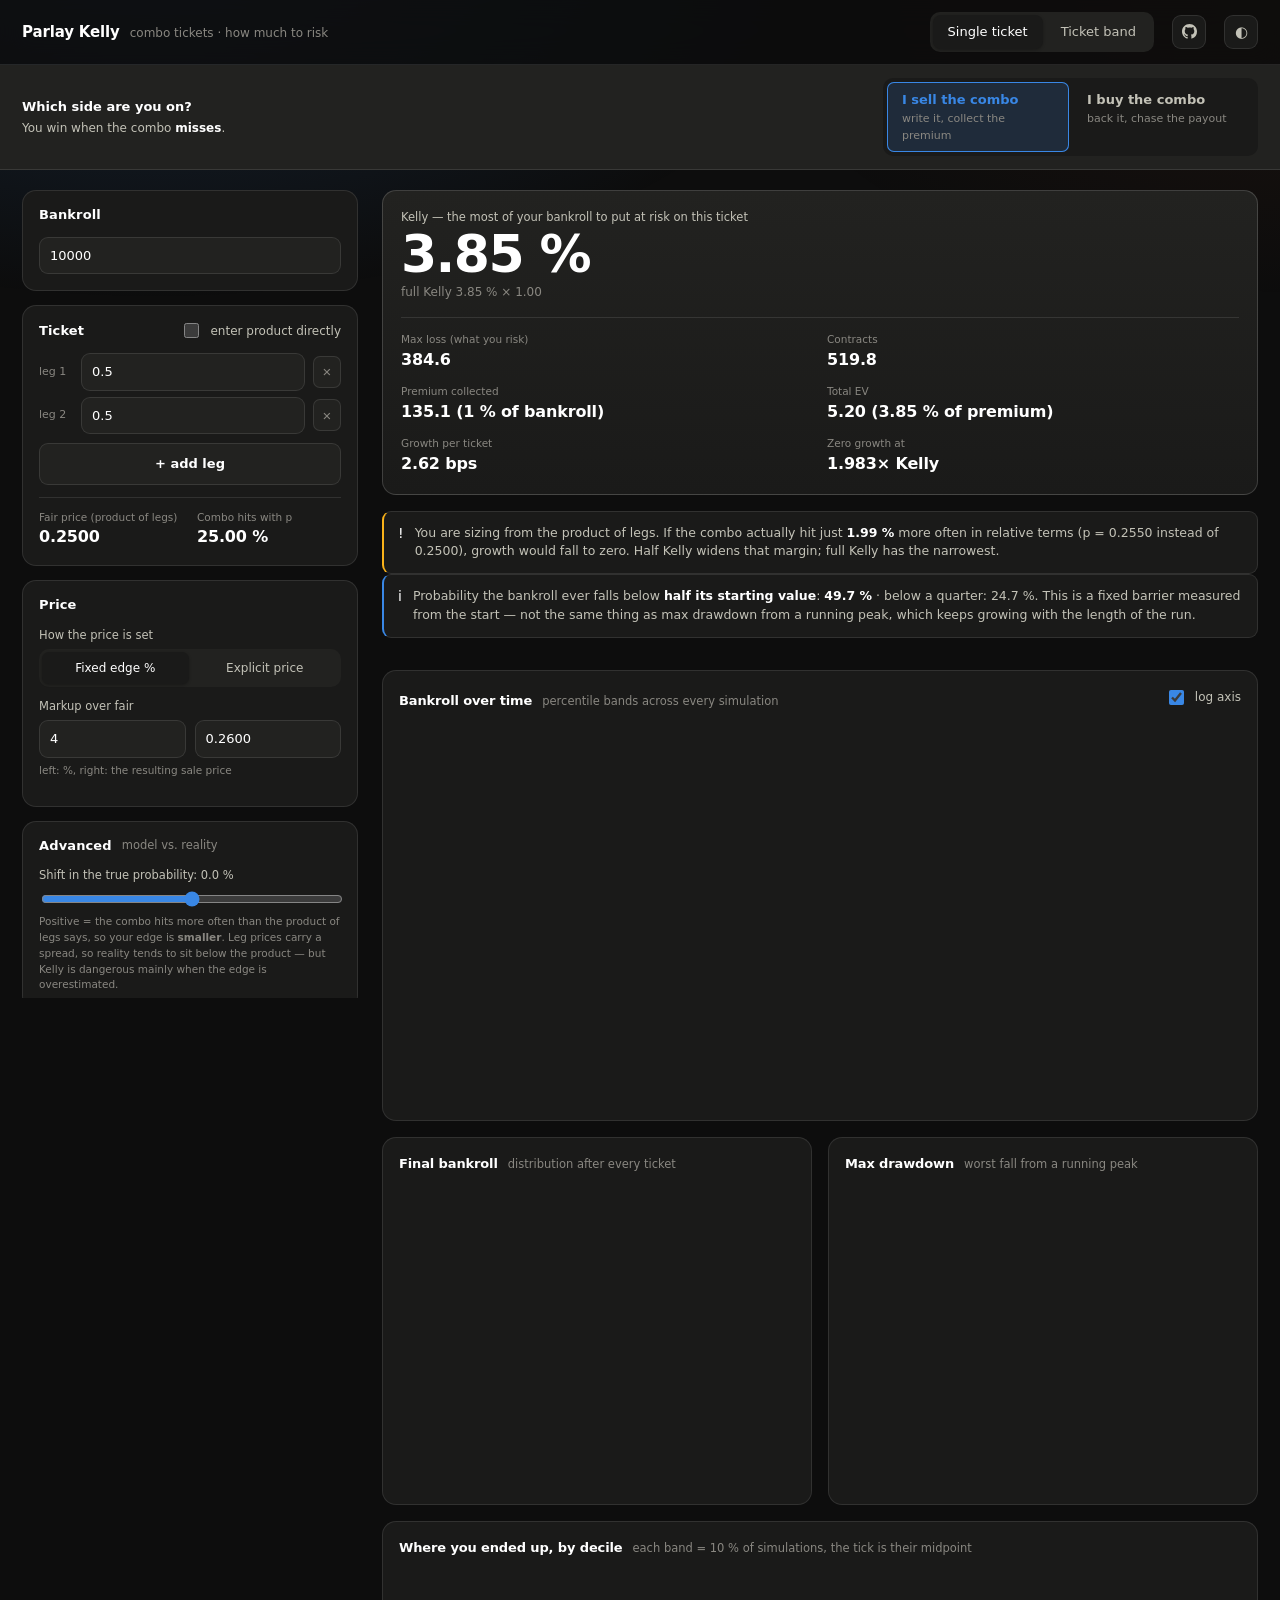
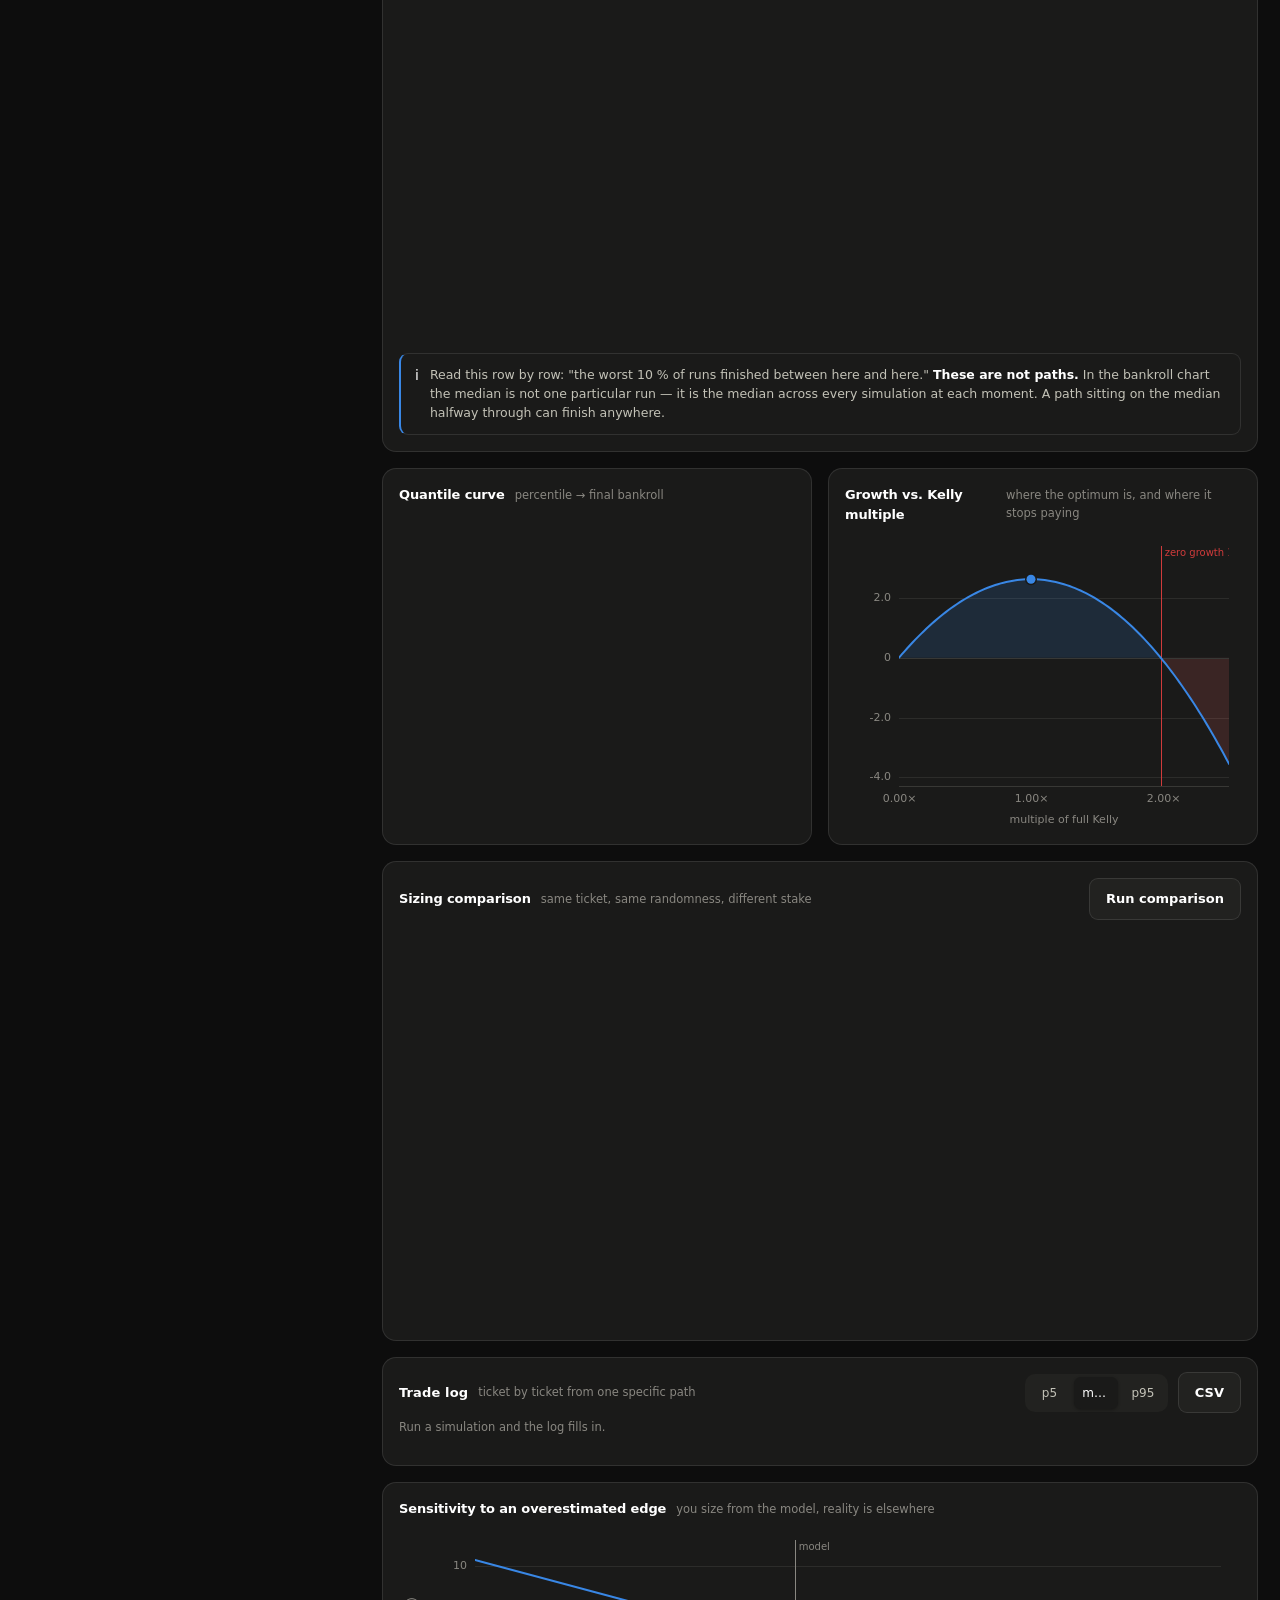
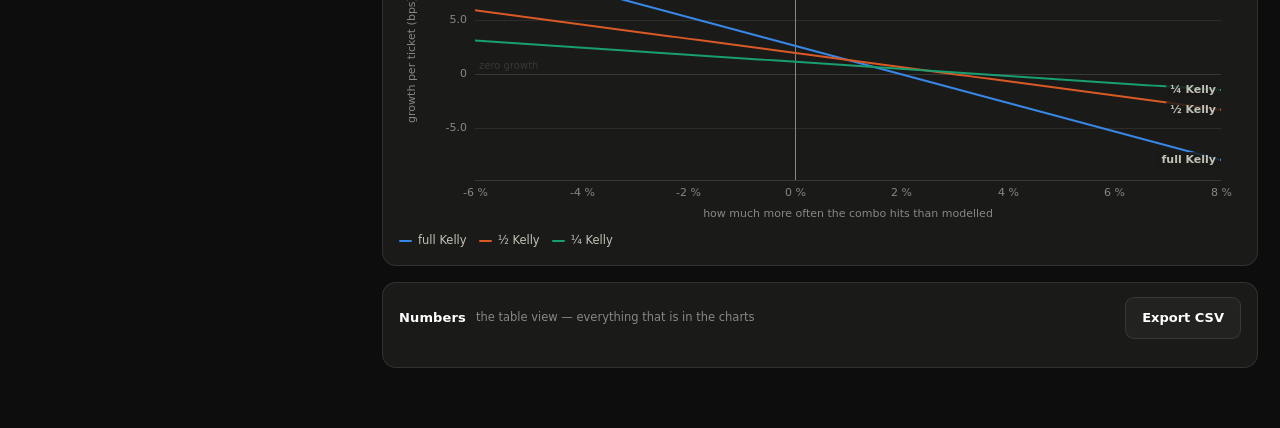
<file: src/index.html>
<!doctype html>
<html lang="en" data-theme="dark">
<head>
<meta charset="utf-8">
<meta name="viewport" content="width=device-width, initial-scale=1">
<title>Parlay Kelly — bet sizing for combo tickets, either side of the trade</title>
<meta name="theme-color" content="#0d0d0d">
<meta name="description" content="Kelly sizing and Monte Carlo simulation for combo/parlay tickets, from either side of the trade. Zero dependencies.">

<!-- Open Graph / Twitter. These live here rather than relying on the repository's
     social preview: GitHub has no API for that setting, so it can only ever be
     uploaded by hand, whereas these ship with every build. Absolute URLs are
     required — a scraper has no page context to resolve a relative path. -->
<meta property="og:type" content="website">
<meta property="og:site_name" content="Parlay Kelly">
<meta property="og:title" content="Parlay Kelly">
<meta property="og:description" content="How much of your bankroll to put on a combo ticket — whether you are buying it or writing it. Analytic Kelly plus Monte Carlo, zero dependencies.">
<meta property="og:url" content="https://frla18cz.github.io/parlay-kelly/">
<meta property="og:image" content="https://frla18cz.github.io/parlay-kelly/social-preview.jpg">
<meta property="og:image:type" content="image/jpeg">
<meta property="og:image:width" content="1280">
<meta property="og:image:height" content="640">
<meta property="og:image:alt" content="Parlay Kelly — the two Kelly formulas for selling and buying a combo ticket, which are not mirror images of each other.">
<meta name="twitter:card" content="summary_large_image">
<meta name="twitter:title" content="Parlay Kelly">
<meta name="twitter:description" content="How much of your bankroll to put on a combo ticket — whether you are buying it or writing it.">
<meta name="twitter:image" content="https://frla18cz.github.io/parlay-kelly/social-preview.jpg">
<link rel="stylesheet" href="styles.css">
</head>
<body>
<script>
/* The theme is driven by an attribute that is always present, never a bare
 * :root — a host page can rewrite <html> and leave the document unstamped.
 * Dark is the deliberate default; the toggle in the bar flips it. */
(function () {
  var r = document.documentElement;
  if (!r.dataset.theme) r.dataset.theme = 'dark';
})();
</script>
<div class="app">

  <div class="topbar">
    <div class="brand">
      <h1>Parlay Kelly</h1>
      <span class="sub">combo tickets · how much to risk</span>
    </div>
    <div class="tabs" role="tablist">
      <button class="tab" role="tab" id="tab-quote" aria-selected="true" data-view="quote">Single ticket</button>
      <button class="tab" role="tab" id="tab-range" aria-selected="false" data-view="range">Ticket band</button>
    </div>
    <a class="icon-btn repo-link" href="https://github.com/frla18cz/parlay-kelly"
       title="Source on GitHub" aria-label="Source on GitHub" target="_blank" rel="noopener">
      <svg viewBox="0 0 16 16" width="15" height="15" aria-hidden="true" focusable="false">
        <path fill="currentColor" d="M8 0C3.58 0 0 3.58 0 8c0 3.54 2.29 6.53 5.47 7.59.4.07.55-.17.55-.38
        0-.19-.01-.82-.01-1.49-2.01.37-2.53-.49-2.69-.94-.09-.23-.48-.94-.82-1.13-.28-.15-.68-.52-.01-.53.63-.01
        1.08.58 1.23.82.72 1.21 1.87.87 2.33.66.07-.52.28-.87.51-1.07-1.78-.2-3.64-.89-3.64-3.95
        0-.87.31-1.59.82-2.15-.08-.2-.36-1.02.08-2.12 0 0 .67-.21 2.2.82a7.42 7.42 0 0 1 2-.27c.68 0
        1.36.09 2 .27 1.53-1.04 2.2-.82 2.2-.82.44 1.1.16 1.92.08 2.12.51.56.82 1.27.82 2.15 0 3.07-1.87
        3.75-3.65 3.95.29.25.54.73.54 1.48 0 1.07-.01 1.93-.01 2.2 0 .21.15.46.55.38A8.01 8.01 0 0 0 16 8c0-4.42-3.58-8-8-8Z"/>
      </svg>
    </a>
    <button class="icon-btn" id="themeToggle" title="Toggle theme" aria-label="Toggle theme">◐</button>
  </div>

  <!-- ══════════════════ PERSPECTIVE — governs both tabs ══════════════════ -->
  <div class="perspbar">
    <div class="perspbar-lead">
      <span class="perspbar-q">Which side are you on?</span>
      <span class="perspbar-note" id="perspNote">You win when the combo <strong>misses</strong>.</span>
    </div>
    <div class="seg persp" id="perspective" role="group" aria-label="Which side of the ticket you take">
      <button data-v="sell" aria-pressed="true">
        <span class="pt">I sell the combo</span>
        <span class="ps">write it, collect the premium</span>
      </button>
      <button data-v="buy" aria-pressed="false">
        <span class="pt">I buy the combo</span>
        <span class="ps">back it, chase the payout</span>
      </button>
    </div>
  </div>

  <!-- ══════════════════════════ SECTION 1 ══════════════════════════ -->
  <section class="view active" id="view-quote">
  <div class="layout">

    <div class="panel">

      <div class="card">
        <header><h3>Bankroll</h3></header>
        <div class="field">
          <input type="number" id="q_bankroll" value="10000" min="1" step="100">
        </div>
      </div>

      <div class="card">
        <header>
          <h3>Ticket</h3>
          <span class="spacer"></span>
          <label class="check"><input type="checkbox" id="q_manualProduct"> enter product directly</label>
        </header>

        <div id="q_legsWrap">
          <div class="legs" id="q_legs"></div>
          <div class="field" style="margin-top:9px">
            <button class="btn secondary" id="q_addLeg" type="button">+ add leg</button>
          </div>
        </div>

        <div class="field hidden" id="q_productWrap">
          <label>Product of leg prices</label>
          <input type="number" id="q_product" value="0.25" min="0.0001" max="0.9999" step="0.001">
        </div>

        <div class="quote-grid" style="margin-top:12px;padding-top:12px">
          <div class="qi"><div class="k">Fair price (product of legs)</div><div class="v mono" id="q_productOut">0.2500</div></div>
          <div class="qi"><div class="k">Combo hits with p</div><div class="v mono" id="q_pOut">25.00 %</div></div>
        </div>
      </div>

      <div class="card">
        <header><h3>Price</h3></header>

        <div class="field">
          <label>How the price is set</label>
          <div class="seg" id="q_priceMode">
            <button data-v="markup" aria-pressed="true">Fixed edge %</button>
            <button data-v="explicit" aria-pressed="false">Explicit price</button>
          </div>
        </div>

        <div class="field" id="q_markupField">
          <label id="q_markupLabel">Markup over fair</label>
          <div class="row">
            <input type="number" id="q_markup" value="4" min="0" max="500" step="0.1">
            <input type="number" id="q_priceShow" value="0.2600" step="0.0001" disabled>
          </div>
          <div class="note" id="q_markupNote">left: %, right: the resulting sale price</div>
        </div>

        <div class="field hidden" id="q_priceField">
          <label id="q_priceLabel">Sale price (what you sell it at)</label>
          <div class="row">
            <input type="number" id="q_price" value="0.26" min="0.0001" max="0.9999" step="0.001">
            <input type="number" id="q_markupShow" value="4.00" step="0.01" disabled>
          </div>
          <div class="note" id="q_priceNote">right: the implied edge in %</div>
        </div>
      </div>

      <div class="card">
        <header><h3>Advanced</h3><span class="hint">model vs. reality</span></header>
        <div class="field">
          <label>Shift in the true probability: <span class="mono" id="q_haircutOut">0.0 %</span></label>
          <input type="range" id="q_haircut" min="-30" max="30" value="0" step="0.5">
          <div class="note" id="q_haircutNote">Positive = the combo hits more often than the product of legs says. Leg prices carry a spread, so reality tends to sit below the product — but Kelly is dangerous mainly when the edge is <strong>overestimated</strong>.</div>
        </div>
      </div>

      <div class="card">
        <header><h3>Sizing</h3></header>
        <div class="field">
          <div class="seg vertical" id="q_sizing">
            <button data-v="kelly" aria-pressed="true">Kelly (fraction of bankroll at risk)</button>
            <button data-v="flatPct" aria-pressed="false">Flat % of starting bankroll</button>
            <button data-v="flatAbs" aria-pressed="false">Flat amount</button>
          </div>
        </div>
        <div class="field" id="q_multField">
          <label>Kelly multiple: <span class="mono" id="q_multOut">1.00×</span></label>
          <input type="range" id="q_mult" min="0" max="2" value="1" step="0.05">
          <div class="note">Past roughly 2×, growth falls to zero even when the edge is real.</div>
        </div>
        <div class="field hidden" id="q_flatPctField">
          <label>Risk per ticket (% of starting bankroll)</label>
          <input type="number" id="q_flatPct" value="2" min="0.01" max="100" step="0.1">
        </div>
        <div class="field hidden" id="q_flatAbsField">
          <label>Risk per ticket (amount)</label>
          <input type="number" id="q_flatAbs" value="200" min="1" step="10">
        </div>
        <div class="field">
          <label>Cap on risk per ticket (% of bankroll)</label>
          <input type="number" id="q_cap" value="100" min="0.1" max="100" step="0.5">
        </div>
        <label class="check"><input type="checkbox" id="q_round"> round to whole contracts</label>
      </div>

      <div class="card">
        <header><h3>Simulation</h3></header>
        <div class="row">
          <div class="field"><label>Tickets per path</label><input type="number" id="q_tickets" value="100" min="1" max="5000" step="10"></div>
          <div class="field"><label>Simulations</label><input type="number" id="q_sims" value="20000" min="200" max="200000" step="1000"></div>
        </div>
        <div class="row">
          <div class="field"><label>Seed</label><input type="number" id="q_seed" min="0" step="1"></div>
          <div class="field"><label>Ruin below (% of bankroll)</label><input type="number" id="q_ruin" value="1" min="0.0001" max="99" step="0.5"></div>
        </div>
        <label class="check"><input type="checkbox" id="q_seedLock"> lock the seed (otherwise a fresh one each run)</label>
        <div class="runbar" style="margin-top:12px">
          <button class="btn" id="q_run">Run simulation</button>
          <div class="progress"><i id="q_prog"></i></div>
        </div>
        <div class="runstate" id="q_state" style="margin-top:7px">ready</div>
      </div>

    </div>

    <div class="results" id="q_results">

      <div class="quote" id="q_quoteCard">
        <div class="hero-label">Kelly — the most of your bankroll to put at risk on this ticket</div>
        <div class="hero mono" id="q_heroF">3.85 %</div>
        <div class="hero-note" id="q_heroNote"></div>
        <div class="quote-grid">
          <div class="qi"><div class="k">Max loss (what you risk)</div><div class="v mono" id="q_maxLoss">—</div></div>
          <div class="qi"><div class="k">Contracts</div><div class="v mono" id="q_contracts">—</div></div>
          <div class="qi"><div class="k" id="q_premiumLabel">Premium collected</div><div class="v mono" id="q_premium">—</div></div>
          <div class="qi"><div class="k">Total EV</div><div class="v mono" id="q_ev">—</div></div>
          <div class="qi"><div class="k">Growth per ticket</div><div class="v mono" id="q_growth">—</div></div>
          <div class="qi"><div class="k">Zero growth at</div><div class="v mono" id="q_k0">—</div></div>
        </div>
      </div>

      <div id="q_callouts"></div>

      <div class="kpis" id="q_kpis"></div>

      <div class="chart-card">
        <header>
          <h3>Bankroll over time</h3>
          <span class="hint" id="q_fanHint">percentile bands across every simulation</span>
          <span class="spacer"></span>
          <label class="check"><input type="checkbox" id="q_log" checked> log axis</label>
        </header>
        <div class="chart tall" id="q_fan"></div>
        <div class="legend" id="q_fanLegend"></div>
      </div>

      <div class="grid-2">
        <div class="chart-card">
          <header><h3>Final bankroll</h3><span class="hint">distribution after every ticket</span></header>
          <div class="chart" id="q_hist"></div>
          <div class="legend" id="q_histLegend"></div>
        </div>
        <div class="chart-card">
          <header><h3>Max drawdown</h3><span class="hint">worst fall from a running peak</span></header>
          <div class="chart" id="q_dd"></div>
        </div>
      </div>

      <div class="chart-card">
        <header>
          <h3>Where you ended up, by decile</h3>
          <span class="hint">each band = 10 % of simulations, the tick is their midpoint</span>
        </header>
        <div class="chart tall" id="q_deciles"></div>
        <div class="callout" style="margin-top:12px">
          <span class="ico">i</span>
          <div class="body">
            Read this row by row: "the worst 10 % of runs finished between here and here."
            <strong>These are not paths.</strong> In the bankroll chart the median is not one
            particular run — it is the median across every simulation at each moment. A path
            sitting on the median halfway through can finish anywhere.
          </div>
        </div>
      </div>

      <div class="grid-2">
        <div class="chart-card">
          <header><h3>Quantile curve</h3><span class="hint">percentile → final bankroll</span></header>
          <div class="chart" id="q_quant"></div>
        </div>
        <div class="chart-card">
          <header><h3>Growth vs. Kelly multiple</h3><span class="hint">where the optimum is, and where it stops paying</span></header>
          <div class="chart" id="q_curve"></div>
        </div>
      </div>

      <div class="chart-card">
        <header>
          <h3>Sizing comparison</h3>
          <span class="hint">same ticket, same randomness, different stake</span>
          <span class="spacer"></span>
          <button class="btn secondary" id="q_cmpRun" type="button">Run comparison</button>
        </header>
        <div class="chart tall" id="q_cmp"></div>
        <div class="legend" id="q_cmpLegend"></div>
        <div class="tablewrap" id="q_cmpTable"></div>
      </div>

      <div class="card">
        <header>
          <h3>Trade log</h3>
          <span class="hint">ticket by ticket from one specific path</span>
          <span class="spacer"></span>
          <div class="seg" id="q_logPick">
            <button data-v="5" aria-pressed="false">p5</button>
            <button data-v="50" aria-pressed="true">median</button>
            <button data-v="95" aria-pressed="false">p95</button>
          </div>
          <button class="btn secondary" id="q_logCsv" type="button">CSV</button>
        </header>
        <div class="card-sub" id="q_logInfo">Run a simulation and the log fills in.</div>
        <div class="tablewrap logwrap" id="q_tradeLog"></div>
      </div>

      <div class="chart-card">
        <header><h3>Sensitivity to an overestimated edge</h3><span class="hint">you size from the model, reality is elsewhere</span></header>
        <div class="chart" id="q_sens"></div>
        <div class="legend" id="q_sensLegend"></div>
      </div>

      <div class="card">
        <header>
          <h3>Numbers</h3><span class="hint">the table view — everything that is in the charts</span>
          <span class="spacer"></span>
          <button class="btn secondary" id="q_csv" type="button">Export CSV</button>
        </header>
        <div class="tablewrap" id="q_table"></div>
      </div>

    </div>
  </div>
  </section>

  <!-- ══════════════════════════ SECTION 2 ══════════════════════════ -->
  <section class="view" id="view-range">
  <div class="layout">

    <div class="panel">

      <div class="card">
        <header><h3>Bankroll</h3></header>
        <div class="field"><input type="number" id="r_bankroll" value="10000" min="1" step="100"></div>
      </div>

      <div class="card">
        <header><h3>The band</h3></header>

        <div class="field">
          <label id="r_markupLabel">Your edge (markup over fair)</label>
          <input type="number" id="r_markup" value="4" min="0.1" max="200" step="0.1">
        </div>

        <div class="field">
          <label>Your win probability — lower edge: <span class="mono" id="r_qLoOut">0.50</span></label>
          <input type="range" id="r_qLo" min="0.02" max="0.98" value="0.5" step="0.01">
        </div>
        <div class="field">
          <label>Your win probability — upper edge: <span class="mono" id="r_qHiOut">0.90</span></label>
          <input type="range" id="r_qHi" min="0.02" max="0.98" value="0.9" step="0.01">
        </div>

        <div class="callout" style="margin:4px 0 11px">
          <span class="ico">↔</span>
          <div class="body">
            You take tickets where <strong>you</strong> win with probability
            <strong class="mono" id="r_mirrorQ">50–90 %</strong>.<br>
            That is a leg product of <strong class="mono" id="r_mirrorP">0.10–0.50</strong>,
            <span id="r_mirrorCLabel">sale price</span> <span class="mono" id="r_mirrorC">0.104–0.520</span>.
          </div>
        </div>

        <div class="field">
          <label>Distribution across the band</label>
          <div class="seg" id="r_dist">
            <button data-v="uniform" aria-pressed="true">Uniform</button>
            <button data-v="triangular" aria-pressed="false">Triangular</button>
          </div>
        </div>
        <div class="field hidden" id="r_modeField">
          <label>Peak: <span class="mono" id="r_distModeOut">0.50</span></label>
          <input type="range" id="r_distMode" min="0" max="1" value="0.5" step="0.05">
          <div class="note">0 = weight on balanced tickets, 1 = on long shots</div>
        </div>
      </div>

      <div class="card">
        <header><h3>Concurrency</h3><span class="hint">open at the same time</span></header>
        <div class="field">
          <label>Tickets running concurrently</label>
          <input type="number" id="r_concurrent" value="1" min="1" max="50" step="1">
        </div>
        <label class="check"><input type="checkbox" id="r_split"> tickets share legs — split Kelly between them</label>
        <div class="note" style="margin-top:6px">Independent tickets on different events each get full Kelly, and concurrency then does not matter. Splitting only makes sense when the tickets hang on the same legs.</div>
      </div>

      <div class="card">
        <header><h3>Advanced</h3></header>
        <div class="field">
          <label>Shift in the true probability: <span class="mono" id="r_haircutOut">0.0 %</span></label>
          <input type="range" id="r_haircut" min="-30" max="30" value="0" step="0.5">
        </div>
      </div>

      <div class="card">
        <header><h3>Sizing</h3></header>
        <div class="field">
          <div class="seg vertical" id="r_sizing">
            <button data-v="kelly" aria-pressed="true">Kelly (fraction of bankroll at risk)</button>
            <button data-v="flatPct" aria-pressed="false">Flat % of starting bankroll</button>
            <button data-v="flatAbs" aria-pressed="false">Flat amount</button>
          </div>
        </div>
        <div class="field" id="r_multField">
          <label>Kelly multiple: <span class="mono" id="r_multOut">1.00×</span></label>
          <input type="range" id="r_mult" min="0" max="2" value="1" step="0.05">
        </div>
        <div class="field hidden" id="r_flatPctField">
          <label>Risk per ticket (% of starting bankroll)</label>
          <input type="number" id="r_flatPct" value="2" min="0.01" max="100" step="0.1">
        </div>
        <div class="field hidden" id="r_flatAbsField">
          <label>Risk per ticket (amount)</label>
          <input type="number" id="r_flatAbs" value="200" min="1" step="10">
        </div>
        <div class="field">
          <label>Cap on risk per ticket (% of bankroll)</label>
          <input type="number" id="r_cap" value="100" min="0.1" max="100" step="0.5">
        </div>
      </div>

      <div class="card">
        <header><h3>Simulation</h3></header>
        <div class="row">
          <div class="field"><label>Tickets per path</label><input type="number" id="r_tickets" value="100" min="1" max="5000" step="10"></div>
          <div class="field"><label>Simulations</label><input type="number" id="r_sims" value="20000" min="200" max="200000" step="1000"></div>
        </div>
        <div class="row">
          <div class="field"><label>Seed</label><input type="number" id="r_seed" min="0" step="1"></div>
          <div class="field"><label>Ruin below (% of bankroll)</label><input type="number" id="r_ruin" value="1" min="0.0001" max="99" step="0.5"></div>
        </div>
        <label class="check"><input type="checkbox" id="r_seedLock"> lock the seed (otherwise a fresh one each run)</label>
        <div class="runbar" style="margin-top:12px">
          <button class="btn" id="r_run">Run simulation</button>
          <div class="progress"><i id="r_prog"></i></div>
        </div>
        <div class="runstate" id="r_state" style="margin-top:7px">ready</div>
      </div>

    </div>

    <div class="results" id="r_results">

      <div class="quote">
        <div class="hero-label" id="r_heroLabel">Kelly per ticket — constant across the whole band at a fixed edge</div>
        <div class="hero mono" id="r_heroF">3.85 %</div>
        <div class="hero-note" id="r_heroNote"></div>
        <div class="quote-grid">
          <div class="qi"><div class="k">Growth per ticket, balanced</div><div class="v mono" id="r_gBal">—</div></div>
          <div class="qi"><div class="k">Growth per ticket, long shots</div><div class="v mono" id="r_gFav">—</div></div>
          <div class="qi"><div class="k">Ratio</div><div class="v mono" id="r_gRatio">—</div></div>
          <div class="qi"><div class="k">Average across the band</div><div class="v mono" id="r_gAvg">—</div></div>
        </div>
      </div>

      <div id="r_callouts"></div>

      <div class="kpis" id="r_kpis"></div>

      <div class="chart-card">
        <header>
          <h3>Bankroll over time</h3>
          <span class="hint">tickets drawn at random from the band</span>
          <span class="spacer"></span>
          <label class="check"><input type="checkbox" id="r_log" checked> log axis</label>
        </header>
        <div class="chart tall" id="r_fan"></div>
        <div class="legend" id="r_fanLegend"></div>
      </div>

      <div class="grid-2">
        <div class="chart-card">
          <header><h3>Growth per ticket by your win probability</h3><span class="hint">same capital at risk, different return</span></header>
          <div class="chart" id="r_gcurve"></div>
        </div>
        <div class="chart-card">
          <header><h3 id="r_mcurveTitle">Edge needed for even growth</h3><span class="hint">what to charge so every ticket earns the same</span></header>
          <div class="chart" id="r_mcurve"></div>
        </div>
      </div>

      <div class="grid-2">
        <div class="chart-card">
          <header><h3>Final bankroll</h3><span class="hint">distribution after every ticket</span></header>
          <div class="chart" id="r_hist"></div>
          <div class="legend" id="r_histLegend"></div>
        </div>
        <div class="chart-card">
          <header><h3>Max drawdown</h3><span class="hint">worst fall from a running peak</span></header>
          <div class="chart" id="r_dd"></div>
        </div>
      </div>

      <div class="chart-card">
        <header>
          <h3>Where you ended up, by decile</h3>
          <span class="hint">each band = 10 % of simulations, the tick is their midpoint</span>
        </header>
        <div class="chart tall" id="r_deciles"></div>
      </div>

      <div class="chart-card">
        <header><h3>Quantile curve</h3><span class="hint">percentile → final bankroll</span></header>
        <div class="chart" id="r_quant"></div>
      </div>

      <div class="chart-card">
        <header>
          <h3>Sizing comparison</h3>
          <span class="hint">same band, same randomness, different stake</span>
          <span class="spacer"></span>
          <button class="btn secondary" id="r_cmpRun" type="button">Run comparison</button>
        </header>
        <div class="chart tall" id="r_cmp"></div>
        <div class="legend" id="r_cmpLegend"></div>
        <div class="tablewrap" id="r_cmpTable"></div>
      </div>

      <div class="card">
        <header>
          <h3>Trade log</h3>
          <span class="hint">ticket by ticket from one specific path</span>
          <span class="spacer"></span>
          <div class="seg" id="r_logPick">
            <button data-v="5" aria-pressed="false">p5</button>
            <button data-v="50" aria-pressed="true">median</button>
            <button data-v="95" aria-pressed="false">p95</button>
          </div>
          <button class="btn secondary" id="r_logCsv" type="button">CSV</button>
        </header>
        <div class="card-sub" id="r_logInfo">Run a simulation and the log fills in.</div>
        <div class="tablewrap logwrap" id="r_tradeLog"></div>
      </div>

      <div class="card">
        <header>
          <h3>Numbers</h3><span class="hint">the table view</span>
          <span class="spacer"></span>
          <button class="btn secondary" id="r_csv" type="button">Export CSV</button>
        </header>
        <div class="tablewrap" id="r_table"></div>
      </div>

    </div>
  </div>
  </section>

</div>

<script src="js/kelly.js"></script>
<script src="js/sim.js"></script>
<script src="js/charts.js"></script>
<script src="js/app.js"></script>
</body>
</html>
</file>
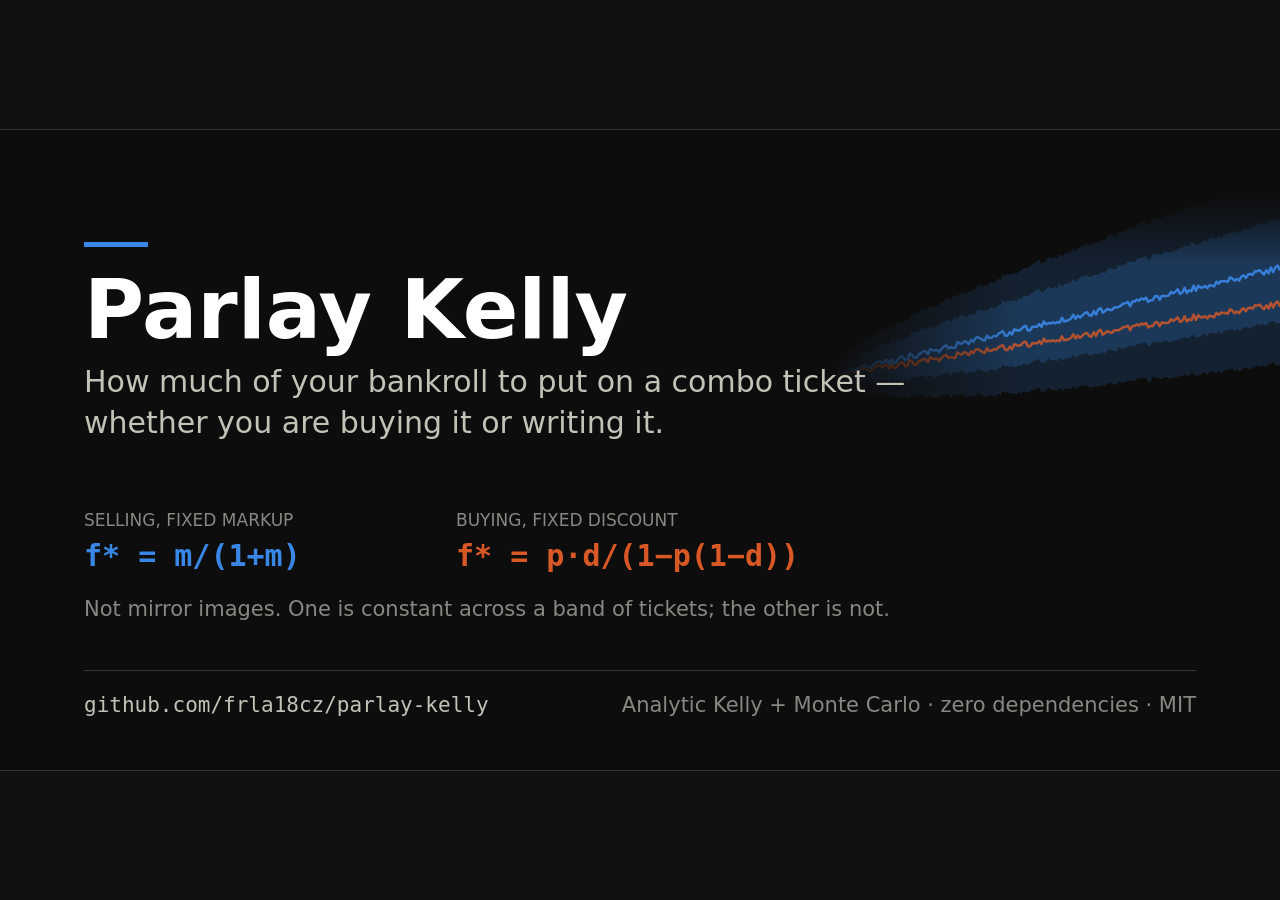
<file: docs/social-preview-source.html>
<!doctype html><html><head><meta charset="utf-8"><style>
html,body{margin:0;background:#111;display:grid;place-items:center;height:100%}
canvas{box-shadow:0 0 0 1px #333}
</style></head><body>
<canvas id="c" width="1280" height="640"></canvas>
<script>
const C = {
  plane:'#0d0d0d', s1:'#1a1a19', grid:'#2c2c2a', axis:'#383835',
  text:'#ffffff', sec:'#c3c2b7', muted:'#898781',
  blue:'#3987e5', orange:'#d95926'
};
const ctx = document.getElementById('c').getContext('2d');
const W=1280, H=640;

// ---- background -----------------------------------------------------------
ctx.fillStyle = C.plane; ctx.fillRect(0,0,W,H);

// ---- decorative fan chart -------------------------------------------------
// Lives in the empty region to the right of the title, clipped to its own box
// and bleeding off the right edge. Kept well clear of every line of text.
function mulberry32(a){return function(){a=(a+0x6D2B79F5)|0;var t=Math.imul(a^(a>>>15),1|a);
  t=(t+Math.imul(t^(t>>>7),61|t))^t;return ((t^(t>>>14))>>>0)/4294967296;};}

const BX0=828, BX1=W, BY0=64, BY1=376;
const N=200, baseY=(BY0+BY1)/2 + 26, drift=-0.34;

ctx.save();
ctx.beginPath(); ctx.rect(BX0,BY0,BX1-BX0,BY1-BY0); ctx.clip();

function band(spread, alpha){
  const rng = mulberry32(7), up=[], dn=[];
  for(let i=0;i<N;i++){
    const t=i/(N-1);
    const s = spread*Math.sqrt(t)*(BY1-BY0)*0.30;
    const mid = baseY + drift*t*(BY1-BY0) + (rng()-0.5)*5;
    up.push(mid-s); dn.push(mid+s);
  }
  ctx.beginPath();
  for(let i=0;i<N;i++){const x=BX0+(i/(N-1))*(BX1-BX0); i?ctx.lineTo(x,up[i]):ctx.moveTo(x,up[i]);}
  for(let i=N-1;i>=0;i--){const x=BX0+(i/(N-1))*(BX1-BX0); ctx.lineTo(x,dn[i]);}
  ctx.closePath();
  ctx.fillStyle=C.blue; ctx.globalAlpha=alpha; ctx.fill(); ctx.globalAlpha=1;
}
band(1.00, 0.16);
band(0.55, 0.22);

function line(col, d2, alpha){
  const rng = mulberry32(19);
  ctx.beginPath();
  for(let i=0;i<N;i++){
    const t=i/(N-1), x=BX0+t*(BX1-BX0);
    const y = baseY + d2*t*(BY1-BY0) + (rng()-0.5)*6;
    i?ctx.lineTo(x,y):ctx.moveTo(x,y);
  }
  ctx.strokeStyle=col; ctx.lineWidth=2.5; ctx.globalAlpha=alpha;
  ctx.lineJoin='round'; ctx.stroke(); ctx.globalAlpha=1;
}
line(C.orange, drift*0.68, 0.80);
line(C.blue,   drift*1.02, 0.90);

// soften the left edge so it fades in rather than starting with a hard seam
let fg = ctx.createLinearGradient(BX0,0,BX0+190,0);
fg.addColorStop(0,'rgba(13,13,13,1)'); fg.addColorStop(1,'rgba(13,13,13,0)');
ctx.fillStyle=fg; ctx.fillRect(BX0,BY0,190,BY1-BY0);
// and the top/bottom edges
let vg = ctx.createLinearGradient(0,BY0,0,BY0+70);
vg.addColorStop(0,'rgba(13,13,13,1)'); vg.addColorStop(1,'rgba(13,13,13,0)');
ctx.fillStyle=vg; ctx.fillRect(BX0,BY0,BX1-BX0,70);
let vg2 = ctx.createLinearGradient(0,BY1-90,0,BY1);
vg2.addColorStop(0,'rgba(13,13,13,0)'); vg2.addColorStop(1,'rgba(13,13,13,1)');
ctx.fillStyle=vg2; ctx.fillRect(BX0,BY1-90,BX1-BX0,90);

ctx.restore();

// ---- text -----------------------------------------------------------------
const F='system-ui,-apple-system,"Segoe UI",sans-serif';
const M='ui-monospace,SFMono-Regular,Menlo,monospace';
const PAD=84;

ctx.textBaseline='alphabetic';

// accent rule
ctx.fillStyle=C.blue; ctx.fillRect(PAD,112,64,5);

ctx.fillStyle=C.text; ctx.font='700 82px '+F;
ctx.fillText('Parlay Kelly', PAD, 208);

ctx.fillStyle=C.sec; ctx.font='400 30px '+F;
ctx.fillText('How much of your bankroll to put on a combo ticket —', PAD, 262);
ctx.fillText('whether you are buying it or writing it.', PAD, 303);

// the hook: the two formulas that are not mirror images
function chip(x,y,label,formula,accent){
  ctx.font='500 17px '+F; ctx.fillStyle=C.muted;
  ctx.fillText(label, x, y);
  ctx.font='600 30px '+M; ctx.fillStyle=accent;
  ctx.fillText(formula, x, y+40);
  return ctx.measureText(formula).width;
}
chip(PAD, 396, 'SELLING, FIXED MARKUP', 'f* = m/(1+m)', C.blue);
chip(PAD+372, 396, 'BUYING, FIXED DISCOUNT', 'f* = p·d/(1−p(1−d))', C.orange);

ctx.fillStyle=C.muted; ctx.font='400 21px '+F;
ctx.fillText('Not mirror images. One is constant across a band of tickets; the other is not.', PAD, 486);

// footer
ctx.fillStyle=C.axis; ctx.fillRect(PAD,540,W-PAD*2,1);
ctx.fillStyle=C.sec; ctx.font='500 21px '+M;
ctx.fillText('github.com/frla18cz/parlay-kelly', PAD, 582);
ctx.fillStyle=C.muted; ctx.font='400 21px '+F;
const tail='Analytic Kelly + Monte Carlo · zero dependencies · MIT';
ctx.fillText(tail, W-PAD-ctx.measureText(tail).width, 582);

const _c = document.getElementById('c');
// Flatten onto an opaque canvas first: a JPEG has no alpha, and encoding
// straight from an RGBA canvas is where colour surprises come from.
const _f = document.createElement('canvas');
_f.width = _c.width; _f.height = _c.height;
const _fx = _f.getContext('2d');
_fx.fillStyle = '#0d0d0d'; _fx.fillRect(0,0,_f.width,_f.height);
_fx.drawImage(_c, 0, 0);
window.__png  = _c.toDataURL('image/png');
window.__jpeg = _f.toDataURL('image/jpeg', 0.94);
document.title='card-ready';
</script></body></html>
</file>
<file: src/styles.css>
/* styles.css — the design system.
 *
 * The chart colours are a validated reference palette and must NOT be
 * changed: --surface-1 is the plotting surface the contrasts were verified
 * against. Depth comes from layout and motion, never from off-palette hues.
 */

/* ---- tokens: dark (the base) ----------------------------------------- */
:root {
  color-scheme: dark;

  --plane: #0d0d0d;
  --surface-1: #1a1a19;
  --surface-2: #222220;
  --surface-3: #2a2a27;

  --text-primary: #ffffff;
  --text-secondary: #c3c2b7;
  --text-muted: #898781;

  --gridline: #2c2c2a;
  --axis: #383835;
  --border: rgba(255, 255, 255, 0.10);
  --border-strong: rgba(255, 255, 255, 0.16);
  --crosshair: #898781;
  --spaghetti: #898781;

  /* categorical slots — dark steps, checked by the palette validator */
  --series-1: #3987e5;
  --series-2: #d95926;
  --series-3: #199e70;
  --series-4: #c98500;
  --series-5: #d55181;
  --series-7: #9085e9;
  --series-8: #e66767;

  /* diverging pair plus a neutral midpoint */
  --div-pos: #3987e5;
  --div-neg: #e66767;
  --div-mid: #383835;

  /* state colours — never used as a data series */
  --good: #0ca30c;
  --warning: #fab219;
  --serious: #ec835a;
  --critical: #d03b3b;

  --accent-glow: rgba(57, 135, 229, 0.20);
  --radius: 14px;
  --radius-sm: 9px;
  --font: system-ui, -apple-system, "Segoe UI", sans-serif;
}

/* ---- tokens: light --------------------------------------------------- */
:root[data-theme="light"] {
  color-scheme: light;

  --plane: #f9f9f7;
  --surface-1: #fcfcfb;
  --surface-2: #f3f2ef;
  --surface-3: #eae9e4;

  --text-primary: #0b0b0b;
  --text-secondary: #52514e;
  --text-muted: #898781;

  --gridline: #e1e0d9;
  --axis: #c3c2b7;
  --border: rgba(11, 11, 11, 0.10);
  --border-strong: rgba(11, 11, 11, 0.16);

  --series-1: #2a78d6;
  --series-2: #eb6834;
  --series-3: #1baf7a;
  --series-4: #eda100;
  --series-5: #e87ba4;
  --series-7: #4a3aa7;
  --series-8: #e34948;

  --div-pos: #2a78d6;
  --div-neg: #e34948;
  --div-mid: #f0efec;

  --good: #006300;
  --accent-glow: rgba(42, 120, 214, 0.14);
}

/* ---- base ------------------------------------------------------------ */
* { box-sizing: border-box; }

html, body {
  margin: 0;
  padding: 0;
  background: var(--plane);
  color: var(--text-primary);
  font-family: var(--font);
  font-size: 14px;
  line-height: 1.5;
  -webkit-font-smoothing: antialiased;
}

body::before {
  /* a slight warming of the background — depth without extra hues */
  content: "";
  position: fixed;
  inset: 0;
  pointer-events: none;
  background:
    radial-gradient(1100px 600px at 12% -10%, var(--accent-glow), transparent 65%),
    radial-gradient(900px 500px at 100% 0%, rgba(217, 89, 38, 0.07), transparent 60%);
  z-index: 0;
}

.app { position: relative; z-index: 1; }

h1, h2, h3 { margin: 0; font-weight: 600; letter-spacing: -0.01em; }
a { color: var(--series-1); }

/* ---- top bar --------------------------------------------------------- */
.topbar {
  position: sticky;
  top: 0;
  z-index: 40;
  display: flex;
  align-items: center;
  gap: 18px;
  padding: 12px 22px;
  background: color-mix(in srgb, var(--plane) 82%, transparent);
  backdrop-filter: blur(14px);
  border-bottom: 1px solid var(--border);
}

.brand { display: flex; align-items: baseline; gap: 10px; margin-right: auto; }
.brand h1 { font-size: 15px; }
.brand .sub { font-size: 12px; color: var(--text-muted); }

.tabs { display: flex; gap: 3px; padding: 3px; background: var(--surface-2); border-radius: 10px; }
.tab {
  appearance: none; border: 0; cursor: pointer;
  padding: 7px 15px; border-radius: 8px;
  background: transparent; color: var(--text-secondary);
  font: inherit; font-size: 13px; font-weight: 500;
  transition: background .15s, color .15s;
}
.tab:hover { color: var(--text-primary); }
.tab[aria-selected="true"] { background: var(--surface-1); color: var(--text-primary); box-shadow: 0 1px 3px rgba(0,0,0,.28); }

.icon-btn {
  appearance: none; cursor: pointer;
  width: 34px; height: 34px; border-radius: 9px;
  border: 1px solid var(--border);
  background: var(--surface-1); color: var(--text-secondary);
  font-size: 15px; line-height: 1;
  display: grid; place-items: center;
}
.icon-btn:hover { color: var(--text-primary); border-color: var(--border-strong); }
/* the same chip, but it is a link, so it must not inherit the anchor colour */
.repo-link { text-decoration: none; color: var(--text-secondary); }
.repo-link:hover { color: var(--text-primary); }

/* ---- perspective bar --------------------------------------------------
 *
 * The single most important control on the page: it decides whether every
 * number below is computed from the seller's seat or the buyer's. It gets a
 * full-width row of its own precisely so nobody can miss which side is live.
 */
.perspbar {
  display: flex;
  align-items: center;
  gap: 20px;
  flex-wrap: wrap;
  padding: 13px 22px;
  background: var(--surface-2);
  border-bottom: 1px solid var(--border);
}
.perspbar-lead { display: flex; flex-direction: column; gap: 3px; margin-right: auto; }
.perspbar-q { font-size: 13px; font-weight: 600; color: var(--text-primary); }
.perspbar-note { font-size: 12px; color: var(--text-secondary); }
.perspbar-note strong { color: var(--text-primary); }

.seg.persp { padding: 4px; background: var(--surface-1); }
.seg.persp button {
  display: flex; flex-direction: column; gap: 2px;
  align-items: flex-start; text-align: left;
  padding: 8px 15px; min-width: 178px;
  white-space: normal; overflow: visible;
}
.seg.persp button[aria-pressed="true"] {
  background: color-mix(in srgb, var(--series-1) 16%, var(--surface-1));
  box-shadow: inset 0 0 0 1px var(--series-1);
}
.seg.persp .pt { font-size: 13px; font-weight: 600; }
.seg.persp button[aria-pressed="true"] .pt { color: var(--series-1); }
.seg.persp .ps { font-size: 11px; color: var(--text-muted); font-weight: 400; }

/* ---- layout ---------------------------------------------------------- */
.view { display: none; }
.view.active { display: block; }

.layout {
  display: grid;
  grid-template-columns: 340px minmax(0, 1fr);
  gap: 20px;
  padding: 20px 22px 60px;
  max-width: 1760px;
  margin: 0 auto;
  align-items: start;
}
@media (max-width: 1080px) { .layout { grid-template-columns: 1fr; } }

.panel {
  position: sticky;
  top: 70px;
  display: flex;
  flex-direction: column;
  gap: 14px;
  max-height: calc(100vh - 92px);
  overflow-y: auto;
  padding-right: 4px;
}
@media (max-width: 1080px) { .panel { position: static; max-height: none; } }

.results { display: flex; flex-direction: column; gap: 16px; min-width: 0; }

/* ---- cards ----------------------------------------------------------- */
.card {
  background: var(--surface-1);
  border: 1px solid var(--border);
  border-radius: var(--radius);
  padding: 16px;
}
.card > header {
  display: flex; align-items: center; gap: 10px;
  margin: -2px 0 12px;
}
.card > header h3 { font-size: 13px; letter-spacing: .01em; }
.card > header .hint { font-size: 11.5px; color: var(--text-muted); font-weight: 400; }
.card > header .spacer { margin-left: auto; }

.card-sub { font-size: 11.5px; color: var(--text-muted); margin: -6px 0 12px; }

/* ---- forms ----------------------------------------------------------- */
.field { display: flex; flex-direction: column; gap: 5px; margin-bottom: 11px; }
.field:last-child { margin-bottom: 0; }
.field > label { font-size: 11.5px; color: var(--text-secondary); font-weight: 500; }
.field .note { font-size: 10.5px; color: var(--text-muted); }

.row { display: flex; gap: 9px; }
.row > * { flex: 1; min-width: 0; }

input[type="number"], input[type="text"], select {
  width: 100%;
  padding: 8px 10px;
  border-radius: var(--radius-sm);
  border: 1px solid var(--border);
  background: var(--surface-2);
  color: var(--text-primary);
  font: inherit; font-size: 13px;
  font-variant-numeric: tabular-nums;
}
input:focus, select:focus {
  outline: none;
  border-color: var(--series-1);
  box-shadow: 0 0 0 3px var(--accent-glow);
}
input[type="range"] { width: 100%; accent-color: var(--series-1); }

.seg { display: flex; gap: 3px; padding: 3px; background: var(--surface-2); border-radius: 10px; }
.seg button {
  flex: 1; appearance: none; border: 0; cursor: pointer;
  padding: 7px 8px; border-radius: 7px;
  background: transparent; color: var(--text-secondary);
  font: inherit; font-size: 12px; font-weight: 500;
  white-space: nowrap; overflow: hidden; text-overflow: ellipsis;
}
.seg button[aria-pressed="true"] { background: var(--surface-1); color: var(--text-primary); box-shadow: 0 1px 3px rgba(0,0,0,.3); }
.seg.vertical { flex-direction: column; }
.seg.vertical button { text-align: left; }

.check { display: flex; align-items: center; gap: 8px; font-size: 12px; color: var(--text-secondary); cursor: pointer; }
.check input { accent-color: var(--series-1); width: 15px; height: 15px; }

.btn {
  appearance: none; cursor: pointer;
  padding: 10px 16px; border-radius: var(--radius-sm);
  border: 1px solid transparent;
  background: var(--series-1); color: #fff;
  font: inherit; font-size: 13px; font-weight: 600;
  transition: filter .15s;
}
.btn:hover { filter: brightness(1.08); }
.btn:disabled { opacity: .5; cursor: default; filter: none; }
.btn.secondary { background: var(--surface-2); color: var(--text-primary); border-color: var(--border); }

/* ---- legs ------------------------------------------------------------ */
.legs { display: flex; flex-direction: column; gap: 6px; }
.leg { display: flex; align-items: center; gap: 8px; }
.leg .idx { font-size: 11px; color: var(--text-muted); width: 34px; font-variant-numeric: tabular-nums; }
.leg input { flex: 1; }
.leg button {
  appearance: none; cursor: pointer; width: 28px; height: 32px;
  border-radius: 7px; border: 1px solid var(--border);
  background: var(--surface-2); color: var(--text-muted); font-size: 15px; line-height: 1;
}
.leg button:hover { color: var(--critical); border-color: var(--border-strong); }

/* ---- quote / hero ---------------------------------------------------- */
.quote {
  background: linear-gradient(180deg, var(--surface-2), var(--surface-1));
  border: 1px solid var(--border-strong);
  border-radius: var(--radius);
  padding: 18px;
}
.hero-label { font-size: 11.5px; color: var(--text-secondary); text-transform: none; }
.hero {
  font-size: 52px; font-weight: 650; line-height: 1.02;
  letter-spacing: -0.03em; margin: 2px 0 2px;
  /* proportional figures — tabular reads too loose at this size */
}
.hero-note { font-size: 12px; color: var(--text-muted); }

.quote-grid {
  display: grid; grid-template-columns: 1fr 1fr; gap: 12px 14px;
  margin-top: 16px; padding-top: 14px; border-top: 1px solid var(--border);
}
.qi .k { font-size: 10.5px; color: var(--text-muted); }
.qi .v { font-size: 16px; font-weight: 600; letter-spacing: -0.01em; }
.qi .v small { font-size: 11px; font-weight: 500; color: var(--text-muted); }

/* ---- KPI tiles ------------------------------------------------------- */
.kpis { display: grid; grid-template-columns: repeat(auto-fit, minmax(148px, 1fr)); gap: 10px; }
.kpi {
  background: var(--surface-1); border: 1px solid var(--border);
  border-radius: var(--radius-sm); padding: 12px 13px;
}
.kpi .k { font-size: 10.5px; color: var(--text-muted); margin-bottom: 3px; }
.kpi .v { font-size: 21px; font-weight: 620; letter-spacing: -0.02em; }
.kpi .d { font-size: 11px; color: var(--text-muted); margin-top: 1px; }
.kpi .v.pos { color: var(--good); }
.kpi .v.neg { color: var(--critical); }

/* ---- charts ---------------------------------------------------------- */
.chart-card { background: var(--surface-1); border: 1px solid var(--border); border-radius: var(--radius); padding: 16px; }
.chart-card > header { display: flex; align-items: baseline; gap: 10px; margin-bottom: 4px; }
.chart-card > header h3 { font-size: 13px; }
.chart-card > header .hint { font-size: 11.5px; color: var(--text-muted); }
.chart-card > header .spacer { margin-left: auto; }

.chart { position: relative; width: 100%; height: 300px; }
.chart.tall { height: 380px; }
.chart.short { height: 230px; }
.chart-canvas { display: block; width: 100%; height: 100%; }

.chart-tip {
  position: absolute; pointer-events: none; z-index: 5;
  background: var(--surface-3);
  border: 1px solid var(--border-strong);
  border-radius: 9px; padding: 8px 10px;
  box-shadow: 0 8px 24px rgba(0, 0, 0, .4);
  min-width: 132px;
}
.tip-head { font-size: 10.5px; color: var(--text-muted); margin-bottom: 5px; }
.tip-row { display: flex; align-items: center; gap: 7px; line-height: 1.6; }
.tip-key { width: 11px; height: 2px; border-radius: 2px; flex: none; }
.tip-val { font-size: 12.5px; font-weight: 650; font-variant-numeric: tabular-nums; }
.tip-lab { font-size: 11px; color: var(--text-muted); margin-left: auto; }

.legend { display: flex; flex-wrap: wrap; gap: 12px; margin-top: 10px; }
.legend-item { display: flex; align-items: center; gap: 6px; font-size: 11.5px; color: var(--text-secondary); }
.legend-key { width: 13px; height: 2px; border-radius: 2px; }
.legend-key.box { height: 10px; border-radius: 3px; }

/* min() matters here — without it a 400px footprint would not shrink on a
   narrow phone and the whole page would scroll sideways */
.grid-2 { display: grid; grid-template-columns: repeat(auto-fit, minmax(min(400px, 100%), 1fr)); gap: 16px; }

/* ---- callout ---------------------------------------------------------- */
.callout {
  display: flex; gap: 11px;
  border: 1px solid var(--border);
  border-left: 2px solid var(--series-1);
  background: var(--surface-1);
  border-radius: var(--radius-sm);
  padding: 12px 14px;
}
.callout .ico { font-size: 14px; line-height: 1.4; }
.callout .body { font-size: 12.5px; color: var(--text-secondary); }
.callout .body strong { color: var(--text-primary); font-weight: 600; }
.callout.warn { border-left-color: var(--warning); }
.callout.bad { border-left-color: var(--critical); }

/* ---- tables ---------------------------------------------------------- */
.tablewrap { overflow-x: auto; margin-top: 10px; }
/* the log can run to hundreds of rows — do not let it stretch the page */
.logwrap { max-height: 460px; overflow-y: auto; }
.logwrap thead th { position: sticky; top: 0; background: var(--surface-1); z-index: 1; }
tbody tr.win td:first-child { box-shadow: inset 2px 0 0 var(--good); }
tbody tr.loss td:first-child { box-shadow: inset 2px 0 0 var(--critical); }
td.pos { color: var(--good); }
td.neg { color: var(--critical); }
table { border-collapse: collapse; width: 100%; font-size: 12px; }
th, td { padding: 6px 10px; text-align: right; white-space: nowrap; }
th:first-child, td:first-child { text-align: left; }
thead th { color: var(--text-muted); font-weight: 500; font-size: 10.5px; border-bottom: 1px solid var(--border); }
tbody td { font-variant-numeric: tabular-nums; border-bottom: 1px solid var(--gridline); }
tbody tr:last-child td { border-bottom: 0; }

/* ---- progress --------------------------------------------------------- */
.runbar { display: flex; align-items: center; gap: 12px; }
.progress { flex: 1; height: 4px; border-radius: 3px; background: var(--surface-3); overflow: hidden; }
.progress > i { display: block; height: 100%; width: 0; background: var(--series-1); transition: width .1s linear; }
.runstate { font-size: 11px; color: var(--text-muted); font-variant-numeric: tabular-nums; }

/* Results that belong to the other side of the trade: dimmed and desaturated
   until re-run, so stale numbers are never mistaken for current ones. */
.results.stale { opacity: .38; filter: saturate(.4); transition: opacity .2s, filter .2s; }

/* while recomputing, dim the previous drawing — no skeleton, no jump */
.results.busy .chart-card, .results.busy .kpis { opacity: .55; transition: opacity .12s; }

/* ---- mobile ---------------------------------------------------------- */
/* Without this the header breaks into four lines on a phone and the buttons
   in card headers overflow off the page. */
@media (max-width: 720px) {
  .topbar { padding: 9px 13px; gap: 10px; }
  .brand { gap: 0; }
  .brand h1 { font-size: 14px; white-space: nowrap; }
  .brand .sub { display: none; }
  .tab { padding: 7px 11px; font-size: 12.5px; }
  .icon-btn { width: 32px; height: 32px; }

  .layout { padding: 14px 13px 48px; gap: 14px; }
  .card, .chart-card, .quote { padding: 13px; }

  /* the card header wraps, controls move to a second line */
  .card > header, .chart-card > header { flex-wrap: wrap; row-gap: 9px; }
  .card > header .spacer, .chart-card > header .spacer { flex-basis: 100%; margin-left: 0; }

  .chart { height: 250px; }
  .chart.tall { height: 300px; }
  .chart.short { height: 200px; }

  .hero { font-size: 38px; }
  .quote-grid { grid-template-columns: 1fr; gap: 10px; }
  .kpis { grid-template-columns: repeat(auto-fit, minmax(132px, 1fr)); gap: 8px; }
  .logwrap { max-height: 340px; }
}

.tab { white-space: nowrap; }

.muted { color: var(--text-muted); }
.mono { font-variant-numeric: tabular-nums; }
.hidden { display: none !important; }
</file>
